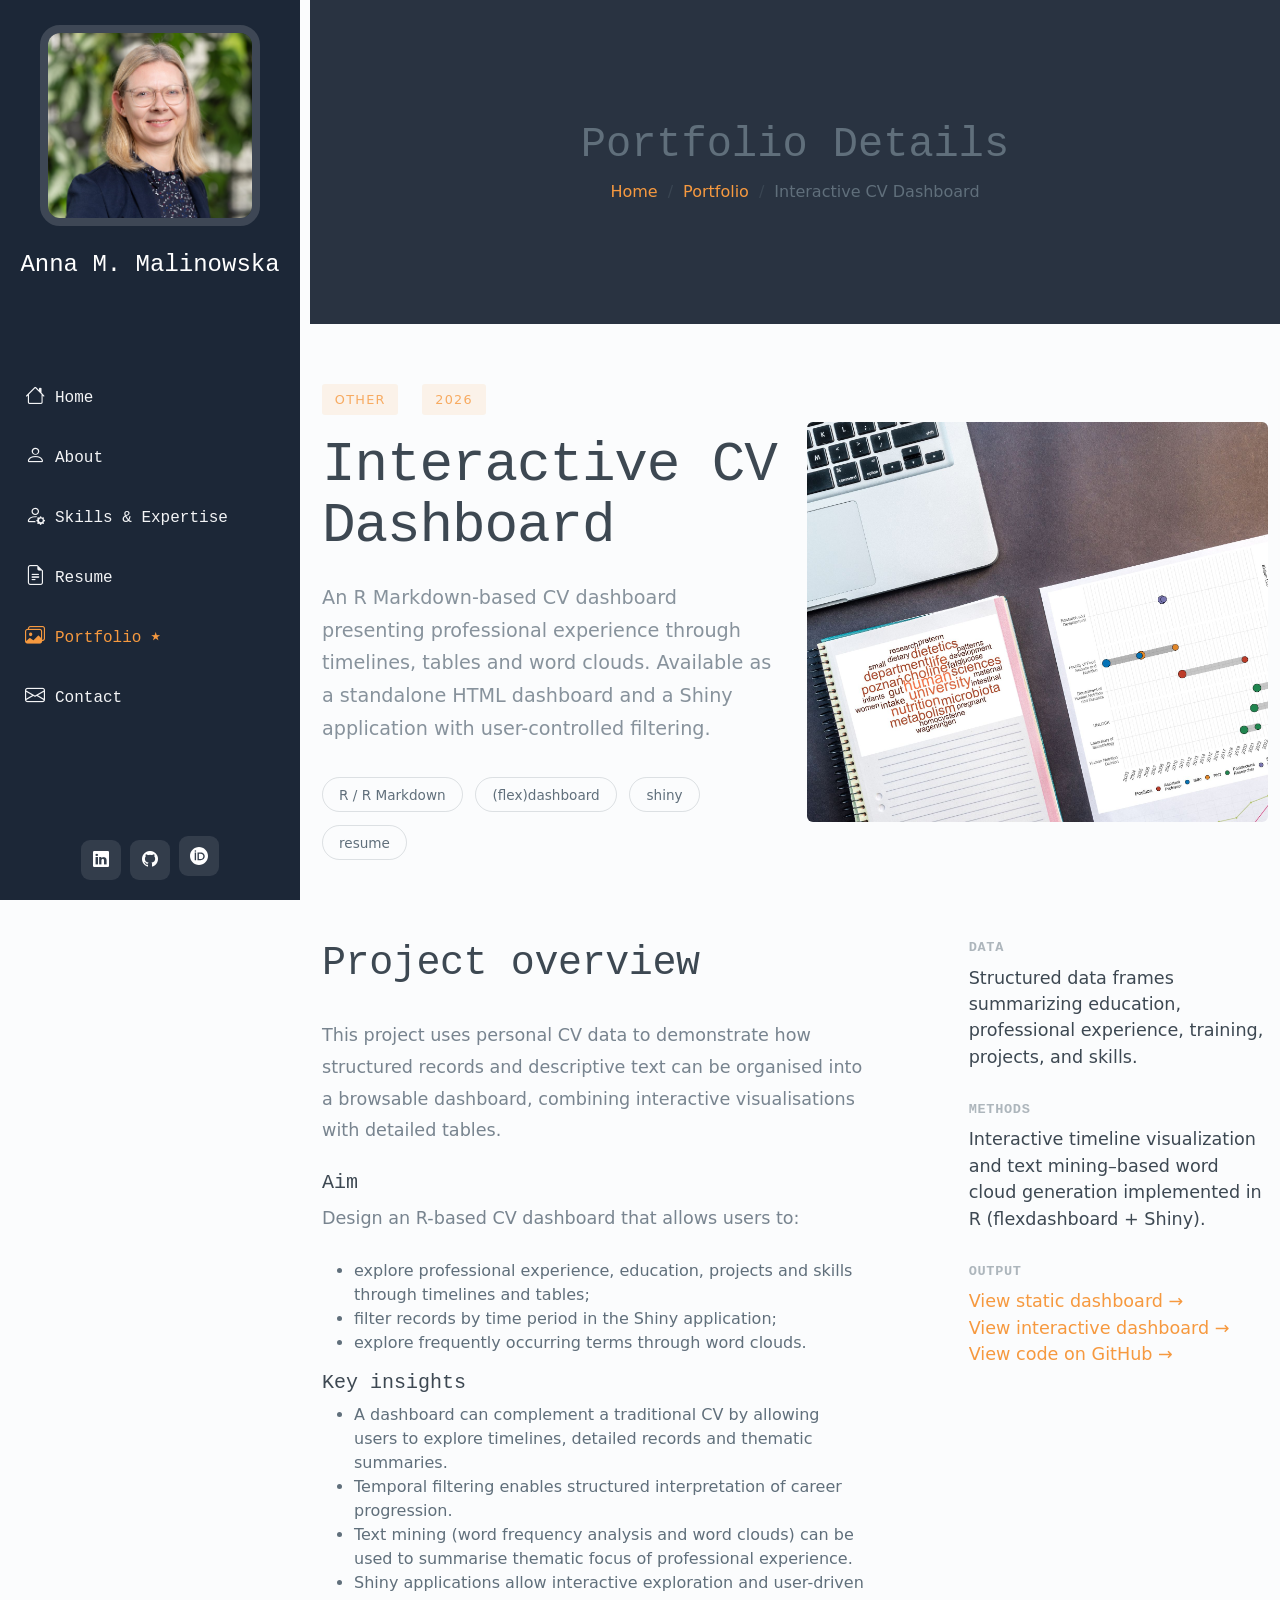
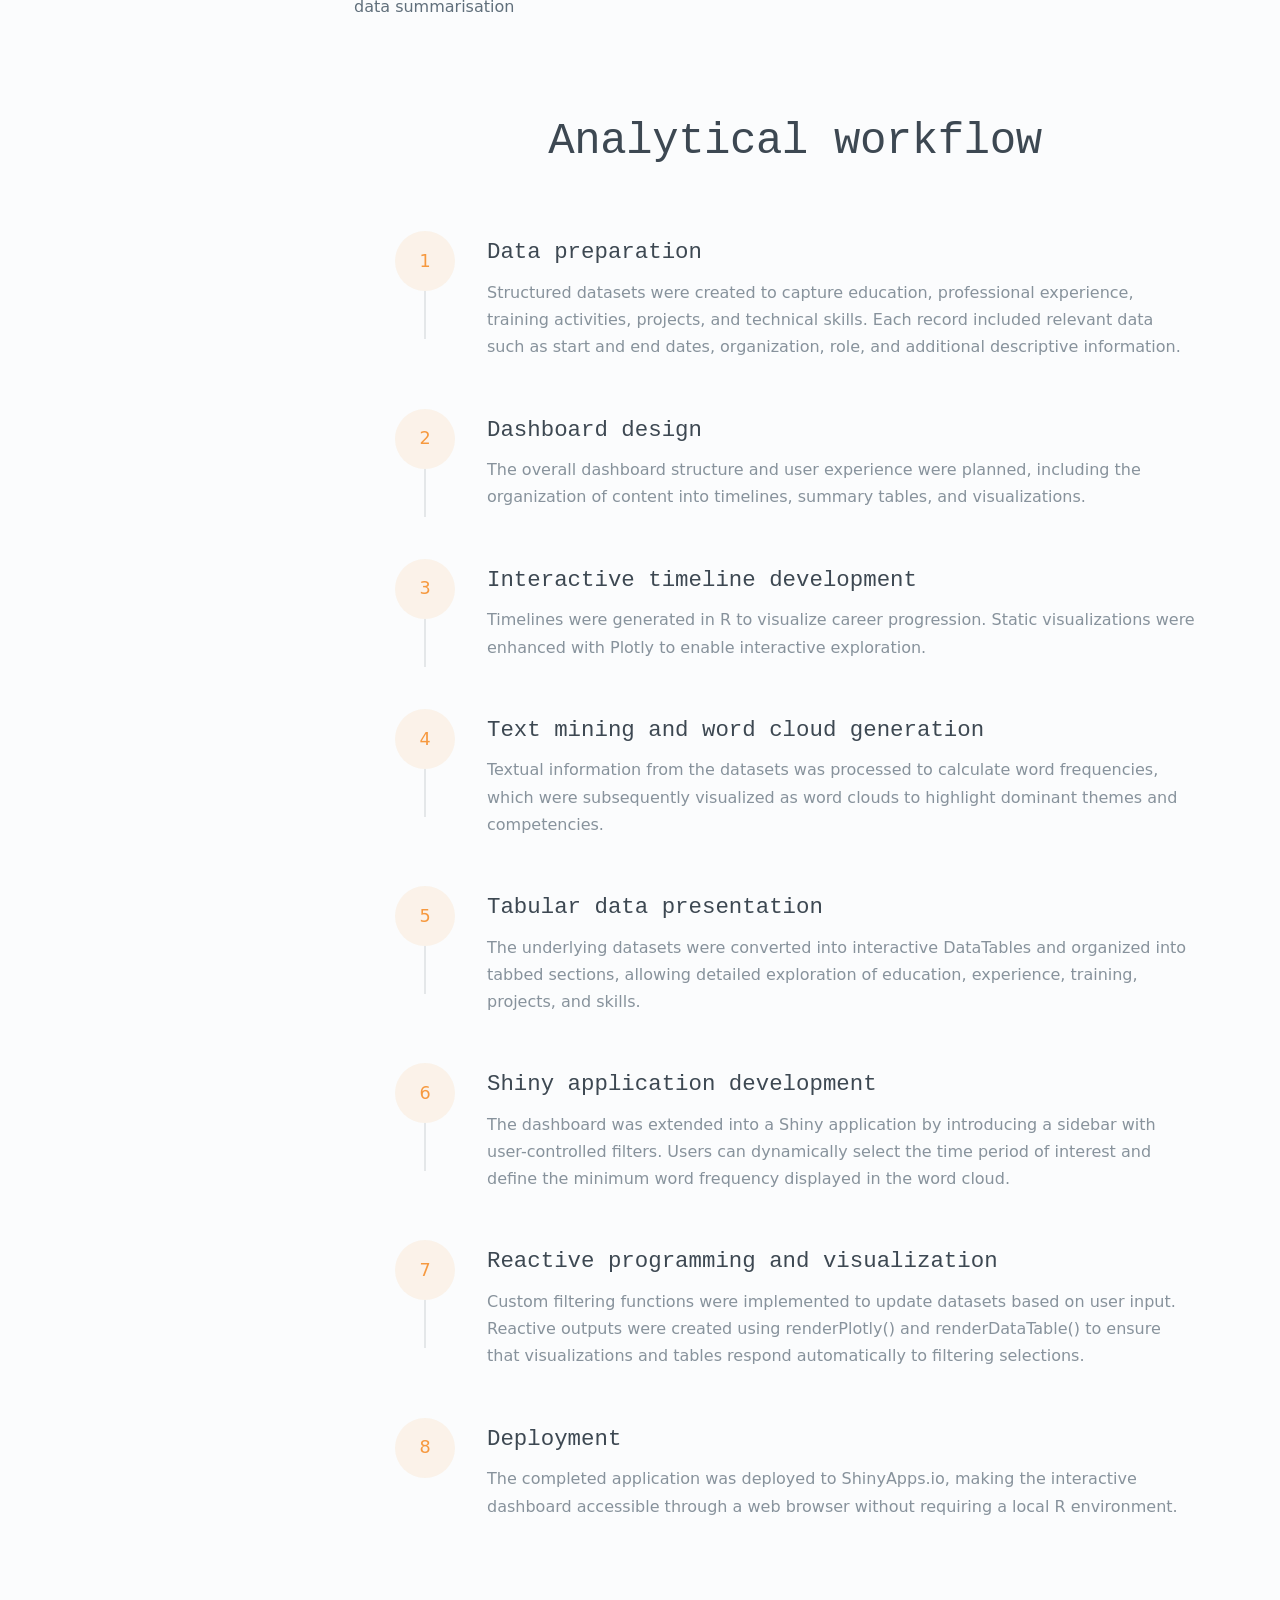
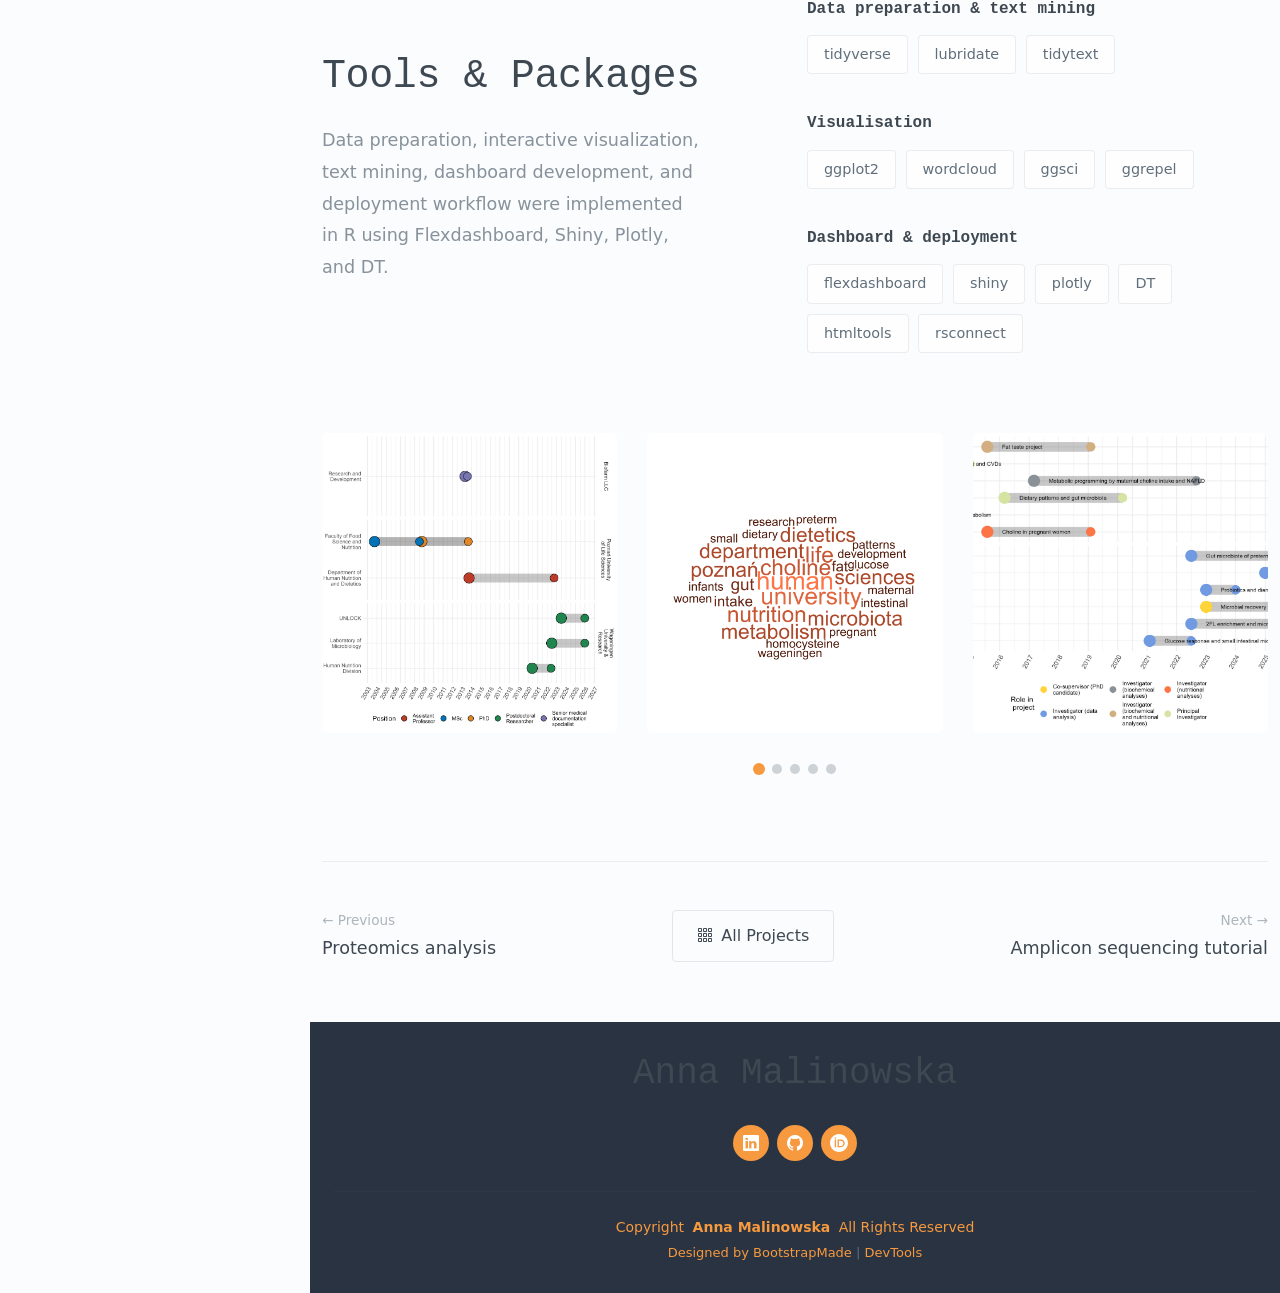
<file: portfolio-details-dashboard_resume.html>
<!DOCTYPE html>
<html lang="en">

<head>
  <meta charset="utf-8">
  <meta content="width=device-width, initial-scale=1.0" name="viewport">
  <title>Anna M. Malinowska | Multi-omics Data Analysis | Biostatistics | Human Health</title>
  <meta name="description" content="Portfolio showcasing projects in biostatistics, multi-omics, bioinformatics, microbiome research, proteomics, nutrition, and health data analysis.">
  <meta name="keywords" content="biostatistics, bioinformatics, multi-omics, microbiome, proteomics, R, data science, nutrition">

<script type="text/javascript">
    (function(c,l,a,r,i,t,y){
        c[a]=c[a]||function(){(c[a].q=c[a].q||[]).push(arguments)};
        t=l.createElement(r);t.async=1;t.src="https://www.clarity.ms/tag/"+i;
        y=l.getElementsByTagName(r)[0];y.parentNode.insertBefore(t,y);
    })(window, document, "clarity", "script", "xc0cct4hio");
</script>

<!-- Google tag (gtag.js) -->
<script async src="https://www.googletagmanager.com/gtag/js?id=G-P7SW9FKRE1"></script>
<script>
  window.dataLayer = window.dataLayer || [];
  function gtag(){dataLayer.push(arguments);}
  gtag('js', new Date());

  gtag('config', 'G-P7SW9FKRE1');
</script>

  <!-- Favicons -->
  <link href="assets/img/favicon.png" rel="icon">
  <link href="assets/img/apple-touch-icon.png" rel="apple-touch-icon">

  <!-- Fonts -->
  <link href="https://fonts.googleapis.com" rel="preconnect">
  <link href="https://fonts.gstatic.com" rel="preconnect" crossorigin>
  <link href="https://fonts.googleapis.com/css2?family=Roboto:ital,wght@0,100;0,300;0,400;0,500;0,700;0,900;1,100;1,300;1,400;1,500;1,700;1,900&family=Raleway:ital,wght@0,100;0,200;0,300;0,400;0,500;0,600;0,700;0,800;0,900;1,100;1,200;1,300;1,400;1,500;1,600;1,700;1,800;1,900&family=Ubuntu:ital,wght@0,300;0,400;0,500;0,700;1,300;1,400;1,500;1,700&display=swap" rel="stylesheet">

  <!-- Vendor CSS Files -->
  <link href="assets/vendor/bootstrap/css/bootstrap.min.css" rel="stylesheet">
  <link href="assets/vendor/bootstrap-icons/bootstrap-icons.css" rel="stylesheet">
  <link href="assets/vendor/aos/aos.css" rel="stylesheet">
  <link href="assets/vendor/glightbox/css/glightbox.min.css" rel="stylesheet">
  <link href="assets/vendor/swiper/swiper-bundle.min.css" rel="stylesheet">

  <!-- Main CSS File -->
  <link href="assets/css/main.css" rel="stylesheet">

  <!-- =======================================================
  * Template Name: MyPage
  * Template URL: https://bootstrapmade.com/mypage-bootstrap-personal-template/
  * Updated: Sep 20 2025 with Bootstrap v5.3.8
  * Author: BootstrapMade.com
  * License: https://bootstrapmade.com/license/
  ======================================================== -->
</head>

<body class="portfolio-details-page">

  <header id="header" class="header dark-background d-flex flex-column justify-content-between">
    <i class="header-toggle d-xl-none bi bi-list"></i>

    <div class="header-top">
      <div class="profile-img">
        <img src="assets/img/profile/A.Malinowska_cropped.jpg" alt="" class="img-fluid">
      </div>

      <a href="index.html" class="logo d-flex align-items-center justify-content-center">
        <!-- Uncomment the line below if you also wish to use an image logo -->
        <!-- <img src="assets/img/logo.webp" alt=""> -->
        <h1 class="sitename">Anna M. Malinowska</h1>
      </a>

    </div>

    <nav id="navmenu" class="navmenu">
      <ul>
        <li><a href="index.html"><i class="bi bi-house navicon"></i>Home</a></li>
        <li><a href="index.html#about"><i class="bi bi-person navicon"></i> About</a></li>
        <li><a href="index.html#skills"><i class="bi bi-person-gear navicon"></i> Skills & Expertise</a></li>
        <li><a href="index.html#resume"><i class="bi bi-file-earmark-text navicon"></i> Resume</a></li>
        <li><a href="index.html#portfolio" class="active"><i class="bi bi-images navicon"></i><span>Portfolio</span>
          <span class="menu-badge">★</span>
          </a>
        </li>
        <li><a href="index.html#contact"><i class="bi bi-envelope navicon"></i> Contact</a></li>
      </ul>
    </nav>

    <div class="social-links text-center">
      <a href="https://www.linkedin.com/in/anna-m-malinowska/" target="_blank" rel="noopener noreferrer" class="linkedin"><i class="bi bi-linkedin"></i></a>
      <a href="https://github.com/Anna-Mal/Portfolio" class="github" target="_blank" rel="noopener noreferrer"><i class="bi bi-github"></i></a>
      <a href="https://orcid.org/0000-0002-7402-1328" class="orcid" target="_blank">
    <img src="assets/img/ORCID-iD_icon_reversed_vector.svg" alt="ORCID" style="width:18px;height:18px;" target="_blank" rel="noopener noreferrer">
  </a>
    </div>
  </header>

  <main class="main">

    <!-- Page Title -->
    <div class="page-title light-background">
      <div class="container">
        <h1>Portfolio Details</h1>
        <nav class="breadcrumbs">
          <ol>
            <li><a href="index.html">Home</a></li>
            <li><a href="index.html#portfolio">Portfolio</a></li>
            <li class="current">Interactive CV Dashboard</li>
          </ol>
        </nav>
      </div>
    </div><!-- End Page Title -->

    <!-- Portfolio Details Section -->
    <section id="portfolio-details" class="portfolio-details section">

      <div class="container" data-aos="fade-up" data-aos-delay="100">

        <div class="hero-section">
          <div class="row align-items-center">
            <div class="col-lg-6" data-aos="fade-right">
              <div class="project-header">
                <div class="project-meta">
                  <span class="category">Other</span>
                  <span class="year">2026</span>
                </div>
                <h1 class="project-title">Interactive CV Dashboard</h1>
                <p class="project-summary">An R Markdown-based CV dashboard presenting professional experience through timelines, tables and word clouds. Available as a standalone HTML dashboard and a Shiny application with user-controlled filtering.</p>
                <div class="project-tags">
                  <span class="tag">R / R Markdown</span>
                  <span class="tag">(flex)dashboard</span>
                  <span class="tag">shiny</span>
                  <span class="tag">resume</span>
                </div>
              </div>
            </div>
            <div class="col-lg-6" data-aos="fade-left" data-aos-delay="200">
              <div class="hero-image">
                <img src="assets/img/portfolio/Resume/resume_plot.jpg" alt="CV Dashboard" class="img-fluid" loading="lazy">
              </div>
            </div>
          </div>
        </div>

        <div class="content-section">
          <div class="row">
            <div class="col-lg-7" data-aos="fade-up" data-aos-delay="100">
              <div class="main-content">
                <h2>Project overview</h2>
                    <p>This project uses personal CV data to demonstrate how structured records and descriptive text can be organised into a browsable dashboard, combining interactive visualisations with detailed tables.</p>
                    <h5>Aim</h5>
                      <p>Design an R-based CV dashboard that allows users to:</p>
                    <ul>
                      <li>explore professional experience, education, projects and skills through timelines and tables;</li>
                      <li>filter records by time period in the Shiny application;</li>
                      <li>explore frequently occurring terms through word clouds.</li>
                    </ul>
                      <div class="overview-item highlight">
                    <h5>Key insights</h5>
                    <ul>
                      <li>A dashboard can complement a traditional CV by allowing users to explore timelines, detailed records and thematic summaries.</li>
                      <li>Temporal filtering enables structured interpretation of career progression.</li>
                      <li>Text mining (word frequency analysis and word clouds) can be used to summarise thematic focus of professional experience.</li>
                      <li>Shiny applications allow interactive exploration and user-driven data summarisation</li>
                    </ul>
                </div>
              </div>
            </div>
            <div class="col-lg-4 offset-lg-1" data-aos="fade-up" data-aos-delay="200">
              <div class="project-specs">
                <div class="spec-item">
                  <h5>Data</h5>
                  <p>Structured data frames summarizing education, professional experience, training, projects, and skills.</p>
                </div>
                <div class="spec-item">
                  <h5>Methods</h5>
                  <p>Interactive timeline visualization and text mining–based word cloud generation implemented in R (flexdashboard + Shiny).</p>
                </div>
                <div class="spec-item">
                  <h5>Output</h5>
                  <p>
                  <a href="https://anna-mal.github.io/Resume/Resume_Timeline.html#timelines-wordclouds" target="_blank">
                      View static dashboard →
                  </a><br>
                  <a href="https://g6q0jb-anna-malinowska.shinyapps.io/Resume_Timeline_shiny/" target="_blank">
                      View interactive dashboard →
                  </a><br>
                  <a href="https://github.com/Anna-Mal/Resume" target="_blank">
                      View code on GitHub →
                  </a>
                </div>

              </div>
            </div>
          </div>
        </div>

        <div class="process-timeline" data-aos="fade-up" data-aos-delay="100">
          <div class="timeline-header">
            <h2>Analytical workflow</h2>
          </div>
          <div class="timeline-steps">
            <div class="timeline-item" data-aos="fade-up" data-aos-delay="150">
              <div class="step-marker">
                <span class="step-number">1</span>
              </div>
              <div class="step-content">
                <h4>Data preparation</h4>
                <p>Structured datasets were created to capture education, professional experience, training activities, projects, and technical skills. Each record included relevant data such as start and end dates, organization, role, and additional descriptive information.</p>
              </div>
            </div>
            <div class="timeline-item" data-aos="fade-up" data-aos-delay="200">
              <div class="step-marker">
                <span class="step-number">2</span>
              </div>
              <div class="step-content">
                <h4>Dashboard design</h4>
                <p>The overall dashboard structure and user experience were planned, including the organization of content into timelines, summary tables, and visualizations.</p>
              </div>
            </div>
            <div class="timeline-item" data-aos="fade-up" data-aos-delay="250">
              <div class="step-marker">
                <span class="step-number">3</span>
              </div>
              <div class="step-content">
                <h4>Interactive timeline development</h4>
                <p>Timelines were generated in R to visualize career progression. Static visualizations were enhanced with Plotly to enable interactive exploration.</p>
              </div>
            </div>
            <div class="timeline-item" data-aos="fade-up" data-aos-delay="300">
              <div class="step-marker">
                <span class="step-number">4</span>
              </div>
              <div class="step-content">
                <h4>Text mining and word cloud generation</h4>
                <p>Textual information from the datasets was processed to calculate word frequencies, which were subsequently visualized as word clouds to highlight dominant themes and competencies.</p>
              </div>
            </div>
            <div class="timeline-item" data-aos="fade-up" data-aos-delay="350">
              <div class="step-marker">
                <span class="step-number">5</span>
              </div>
              <div class="step-content">
                <h4>Tabular data presentation</h4>
                <p>The underlying datasets were converted into interactive DataTables and organized into tabbed sections, allowing detailed exploration of education, experience, training, projects, and skills.</p>
              </div>
            </div>
            <div class="timeline-item" data-aos="fade-up" data-aos-delay="400">
              <div class="step-marker">
                <span class="step-number">6</span>
              </div>
              <div class="step-content">
                <h4>Shiny application development</h4>
                <p>The dashboard was extended into a Shiny application by introducing a sidebar with user-controlled filters. Users can dynamically select the time period of interest and define the minimum word frequency displayed in the word cloud.</p>
              </div>
            </div>
            <div class="timeline-item" data-aos="fade-up" data-aos-delay="450">
              <div class="step-marker">
                <span class="step-number">7</span>
              </div>
              <div class="step-content">
                <h4>Reactive programming and visualization</h4>
                <p>Custom filtering functions were implemented to update datasets based on user input. Reactive outputs were created using renderPlotly() and renderDataTable() to ensure that visualizations and tables respond automatically to filtering selections.</p>
              </div>
            </div>
            <div class="timeline-item" data-aos="fade-up" data-aos-delay="500">
              <div class="step-marker">
                <span class="step-number">8</span>
              </div>
              <div class="step-content">
                <h4>Deployment</h4>
                <p>The completed application was deployed to ShinyApps.io, making the interactive dashboard accessible through a web browser without requiring a local R environment.</p>
              </div>
            </div>


          </div>
        </div>

        <div class="tools-section" data-aos="fade-up" data-aos-delay="100">
          <div class="row align-items-center">
            <div class="col-lg-5">
              <h2>Tools &amp; Packages</h2>
              <p>Data preparation, interactive visualization, text mining, dashboard development, and deployment workflow were implemented in R using Flexdashboard, Shiny, Plotly, and DT.</p>
            </div>
            <div class="col-lg-6 offset-lg-1">
              <div class="tools-grid">
                <div class="tool-category" data-aos="fade-up" data-aos-delay="150">
                  <h5>Data preparation & text mining</h5>
                  <div class="tool-list">
                    <span class="tool-item">tidyverse</span>
                    <span class="tool-item">lubridate</span>
                    <span class="tool-item">tidytext</span>
                  </div>
                </div>
                <div class="tool-category" data-aos="fade-up" data-aos-delay="200">
                  <h5>Visualisation</h5>
                  <div class="tool-list">
                    <span class="tool-item">ggplot2</span>
                    <span class="tool-item">wordcloud</span>
                    <span class="tool-item">ggsci</span>
                    <span class="tool-item">ggrepel</span>
                  </div>
                </div>
                <div class="tool-category" data-aos="fade-up" data-aos-delay="250">
                  <h5>Dashboard & deployment</h5>
                  <div class="tool-list">
                    <span class="tool-item">flexdashboard</span>
                    <span class="tool-item">shiny</span>
                    <span class="tool-item">plotly</span>
                    <span class="tool-item">DT</span>
                    <span class="tool-item">htmltools</span>
                    <span class="tool-item">rsconnect</span>
                  </div>
                </div>
              </div>
            </div>
          </div>
        </div>


        <div class="additional-gallery" data-aos="fade-up" data-aos-delay="100">
          <div class="gallery-slider swiper init-swiper">
            <script type="application/json" class="swiper-config">
              {
                "loop": true,
                "speed": 600,
                "autoplay": {
                  "delay": 4000
                },
                "slidesPerView": 1,
                "spaceBetween": 30,
                "breakpoints": {
                  "768": {
                    "slidesPerView": 2
                  },
                  "1200": {
                    "slidesPerView": 3
                  }
                },
                "pagination": {
                  "el": ".swiper-pagination",
                  "type": "bullets",
                  "clickable": true
                }
              }
            </script>
            <div class="swiper-wrapper">
              <div class="swiper-slide">
                <img src="assets/img/portfolio/Resume/resume_timeline.jpg" alt="Professional experience timeline" class="img-fluid glightbox" loading="lazy">
              </div>
              <div class="swiper-slide">
                <img src="assets/img/portfolio/Resume/resume_wordcloud.jpg" alt="CV word cloud" class="img-fluid glightbox" loading="lazy">
              </div>
              <div class="swiper-slide">
                <img src="assets/img/portfolio/Resume/projects_timeline.jpg" alt="Projects timeline" class="img-fluid glightbox" loading="lazy">
              </div>
              <div class="swiper-slide">
                <img src="assets/img/portfolio/Resume/projects_wordcloud.jpg" alt="Projects word cloud" class="img-fluid glightbox" loading="lazy">
              </div>
              <div class="swiper-slide">
                <img src="assets/img/portfolio/Resume/skills_timeline.jpg" alt="Skills timeline" class="img-fluid glightbox" loading="lazy">
              </div>
            </div>
            <div class="swiper-pagination"></div>
          </div>
        </div>

        <div class="project-nav" data-aos="fade-up" data-aos-delay="100">
          <div class="nav-wrapper">
            <a href="portfolio-details-proteomics.html" class="nav-link prev-project">
              <div class="nav-content">
                <span class="nav-direction">← Previous</span>
                <span class="nav-title">Proteomics analysis</span>
              </div>
            </a>
            <a href="index.html#portfolio" class="nav-link all-projects">
              <i class="bi bi-grid-3x3-gap"></i>
              <span>All Projects</span>
            </a>
            <a href="portfolio-details-microbiome.html" class="nav-link next-project">
              <div class="nav-content">
                <span class="nav-direction">Next →</span>
                <span class="nav-title">Amplicon sequencing tutorial</span>
              </div>
            </a>
          </div>
        </div>

      </div>

    </section><!-- /Portfolio Details Section -->

  </main>

  <footer id="footer" class="footer light-background">
    <div class="container">
      <h3 class="sitename">Anna Malinowska</h3>
      <p></p>
      <div class="social-links d-flex justify-content-center">
        <a href="https://www.linkedin.com/in/anna-m-malinowska/" target="_blank" rel="noopener noreferrer" class="linkedin"><i class="bi bi-linkedin"></i></a>
        <a href="https://github.com/Anna-Mal/Portfolio" class="github" target="_blank" rel="noopener noreferrer"><i class="bi bi-github"></i></a>
        <a href="https://orcid.org/0000-0002-7402-1328" class="orcid" target="_blank">
    <img src="assets/img/ORCID-iD_icon_reversed_vector.svg" alt="ORCID" style="width:18px;height:18px;" target="_blank" rel="noopener noreferrer">
      </div>
      <div class="container">
        <div class="copyright">
          <span>Copyright</span> <strong class="px-1 sitename">Anna Malinowska</strong> <span>All Rights Reserved</span>
        </div>
        <div class="credits">
          <!-- All the links in the footer should remain intact. -->
          <!-- You can delete the links only if you've purchased the pro version. -->
          <!-- Licensing information: https://bootstrapmade.com/license/ -->
          <!-- Purchase the pro version with working PHP/AJAX contact form: [buy-url] -->
          Designed by <a href="https://bootstrapmade.com/">BootstrapMade</a> | <a href="https://bootstrapmade.com/tools/">DevTools</a>
        </div>
      </div>
    </div>
  </footer>

  <!-- Scroll Top -->
  <a href="#" id="scroll-top" class="scroll-top d-flex align-items-center justify-content-center"><i class="bi bi-arrow-up-short"></i></a>

  <!-- Preloader -->
  <div id="preloader"></div>

  <!-- Vendor JS Files -->
  <script src="assets/vendor/bootstrap/js/bootstrap.bundle.min.js"></script>
  <script src="assets/vendor/php-email-form/validate.js"></script>
  <script src="assets/vendor/aos/aos.js"></script>
  <script src="assets/vendor/purecounter/purecounter_vanilla.js"></script>
  <script src="assets/vendor/typed.js/typed.umd.js"></script>
  <script src="assets/vendor/waypoints/noframework.waypoints.js"></script>
  <script src="assets/vendor/imagesloaded/imagesloaded.pkgd.min.js"></script>
  <script src="assets/vendor/isotope-layout/isotope.pkgd.min.js"></script>
  <script src="assets/vendor/glightbox/js/glightbox.min.js"></script>
  <script src="assets/vendor/swiper/swiper-bundle.min.js"></script>

  <!-- Main JS File -->
  <script src="assets/js/main.js"></script>

</body>

</html>
</file>
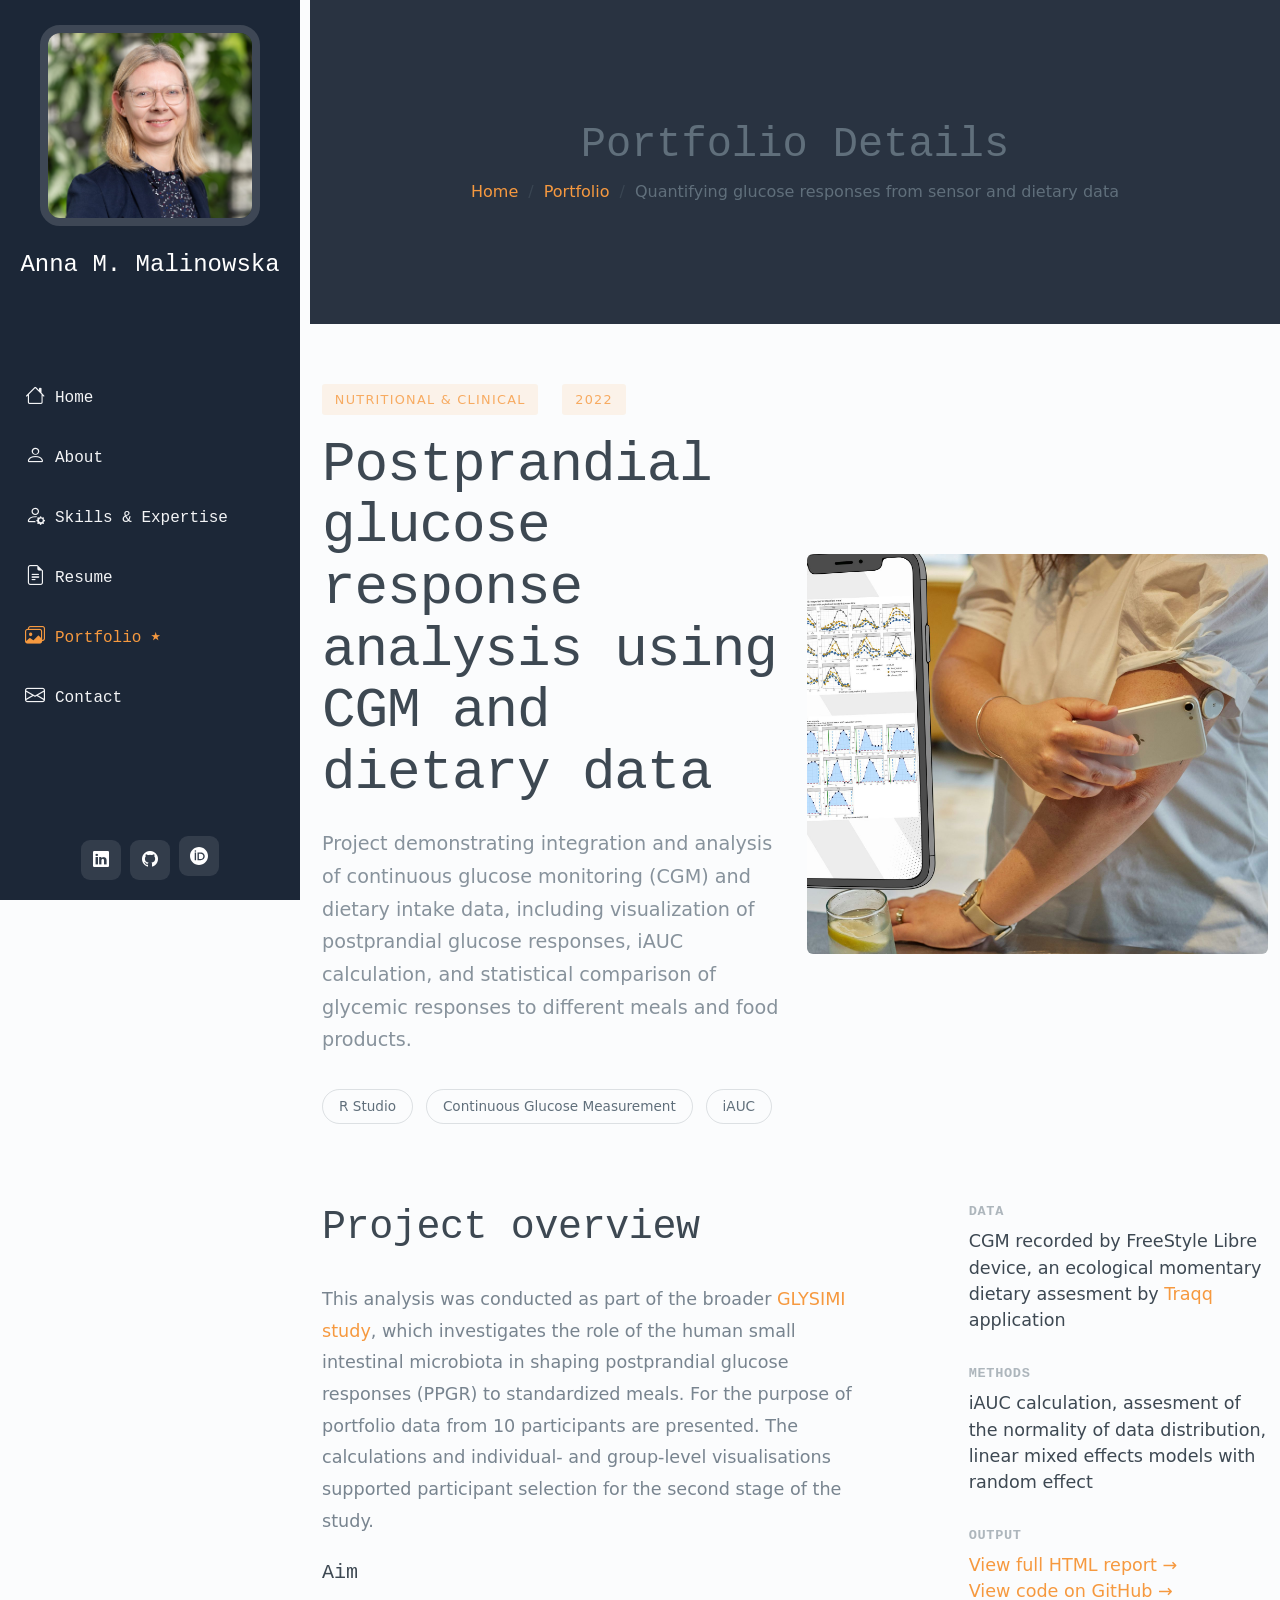
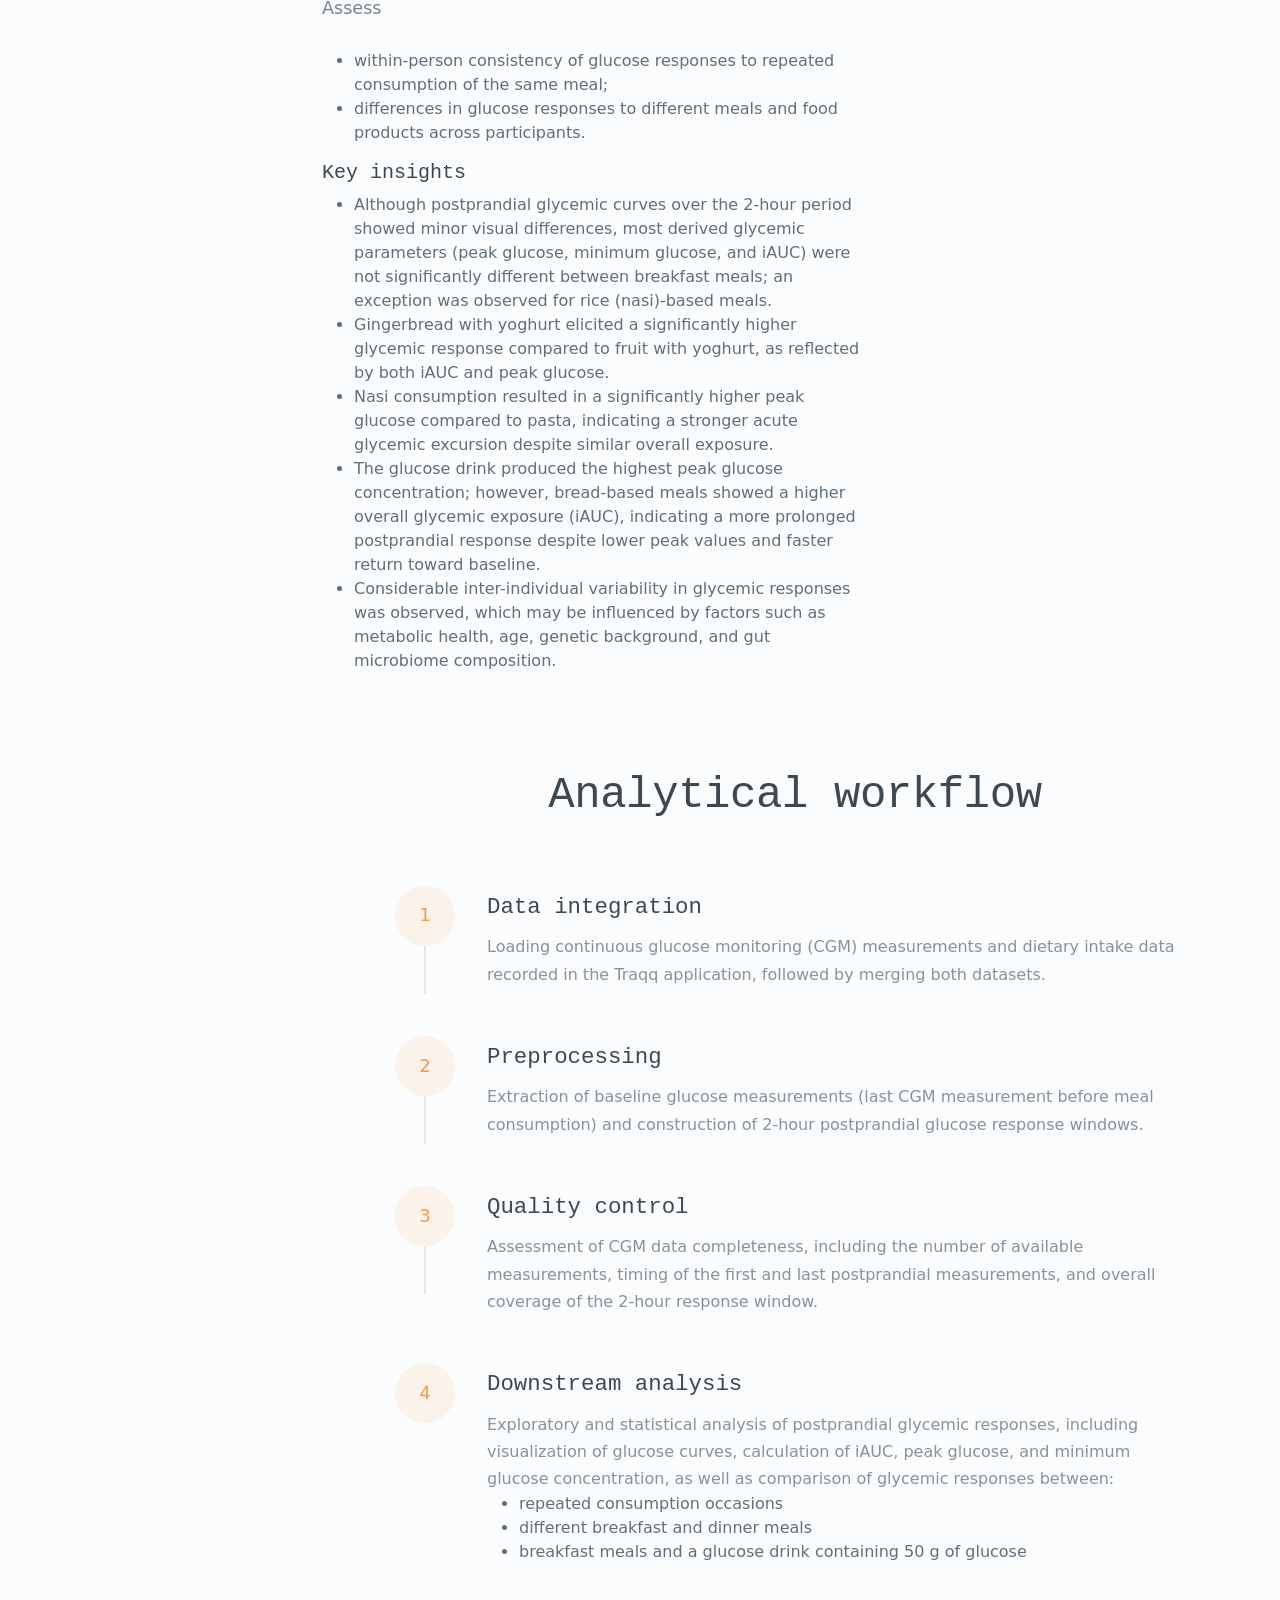
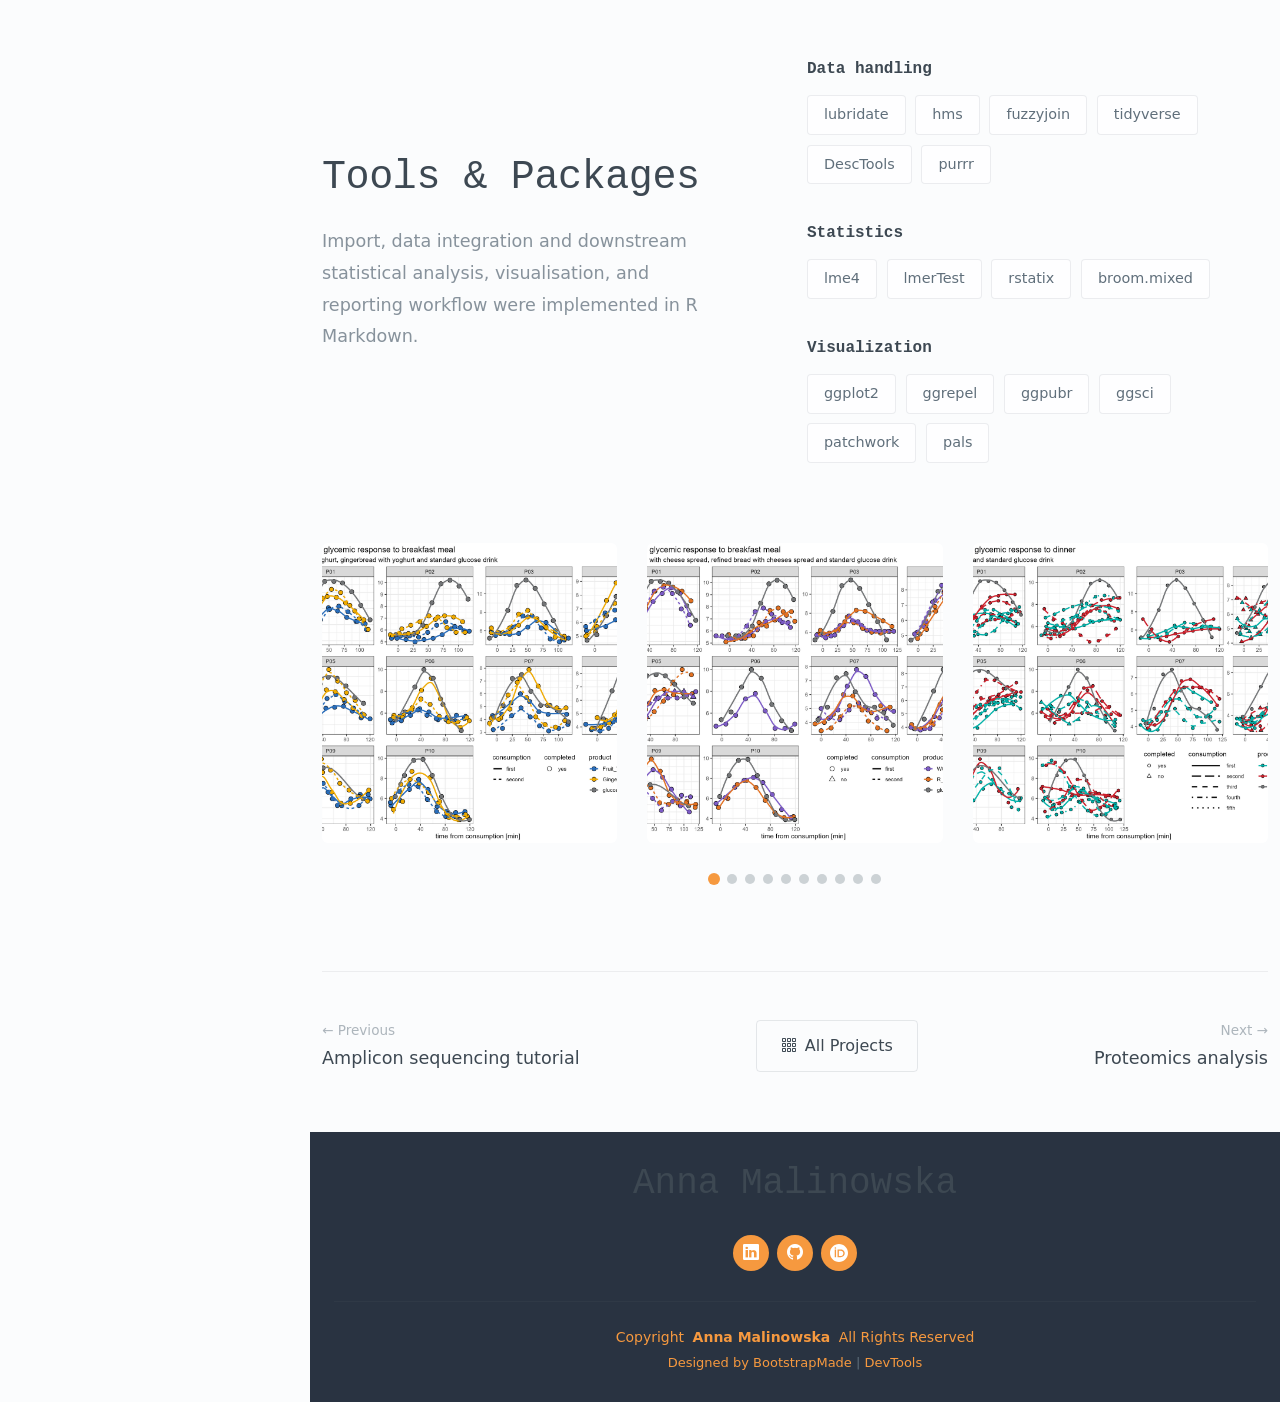
<file: portfolio-details-glucose.html>
<!DOCTYPE html>
<html lang="en">

<head>
  <meta charset="utf-8">
  <meta content="width=device-width, initial-scale=1.0" name="viewport">
  <title>Anna M. Malinowska | Multi-omics Data Analysis | Biostatistics | Human Health</title>
  <meta name="description" content="Portfolio showcasing projects in biostatistics, multi-omics, bioinformatics, microbiome research, proteomics, nutrition, and health data analysis.">
  <meta name="keywords" content="biostatistics, bioinformatics, multi-omics, microbiome, proteomics, R, data science, nutrition">

<script type="text/javascript">
    (function(c,l,a,r,i,t,y){
        c[a]=c[a]||function(){(c[a].q=c[a].q||[]).push(arguments)};
        t=l.createElement(r);t.async=1;t.src="https://www.clarity.ms/tag/"+i;
        y=l.getElementsByTagName(r)[0];y.parentNode.insertBefore(t,y);
    })(window, document, "clarity", "script", "xc0cct4hio");
</script>

<!-- Google tag (gtag.js) -->
<script async src="https://www.googletagmanager.com/gtag/js?id=G-P7SW9FKRE1"></script>
<script>
  window.dataLayer = window.dataLayer || [];
  function gtag(){dataLayer.push(arguments);}
  gtag('js', new Date());

  gtag('config', 'G-P7SW9FKRE1');
</script>

  <!-- Favicons -->
  <link href="assets/img/favicon.png" rel="icon">
  <link href="assets/img/apple-touch-icon.png" rel="apple-touch-icon">

  <!-- Fonts -->
  <link href="https://fonts.googleapis.com" rel="preconnect">
  <link href="https://fonts.gstatic.com" rel="preconnect" crossorigin>
  <link href="https://fonts.googleapis.com/css2?family=Roboto:ital,wght@0,100;0,300;0,400;0,500;0,700;0,900;1,100;1,300;1,400;1,500;1,700;1,900&family=Raleway:ital,wght@0,100;0,200;0,300;0,400;0,500;0,600;0,700;0,800;0,900;1,100;1,200;1,300;1,400;1,500;1,600;1,700;1,800;1,900&family=Ubuntu:ital,wght@0,300;0,400;0,500;0,700;1,300;1,400;1,500;1,700&display=swap" rel="stylesheet">

  <!-- Vendor CSS Files -->
  <link href="assets/vendor/bootstrap/css/bootstrap.min.css" rel="stylesheet">
  <link href="assets/vendor/bootstrap-icons/bootstrap-icons.css" rel="stylesheet">
  <link href="assets/vendor/aos/aos.css" rel="stylesheet">
  <link href="assets/vendor/glightbox/css/glightbox.min.css" rel="stylesheet">
  <link href="assets/vendor/swiper/swiper-bundle.min.css" rel="stylesheet">

  <!-- Main CSS File -->
  <link href="assets/css/main.css" rel="stylesheet">

  <!-- =======================================================
  * Template Name: MyPage
  * Template URL: https://bootstrapmade.com/mypage-bootstrap-personal-template/
  * Updated: Sep 20 2025 with Bootstrap v5.3.8
  * Author: BootstrapMade.com
  * License: https://bootstrapmade.com/license/
  ======================================================== -->
</head>

<body class="portfolio-details-page">

  <header id="header" class="header dark-background d-flex flex-column justify-content-between">
    <i class="header-toggle d-xl-none bi bi-list"></i>

    <div class="header-top">
      <div class="profile-img">
        <img src="assets/img/profile/A.Malinowska_cropped.jpg" alt="" class="img-fluid">
      </div>

      <a href="index.html" class="logo d-flex align-items-center justify-content-center">
        <!-- Uncomment the line below if you also wish to use an image logo -->
        <!-- <img src="assets/img/logo.webp" alt=""> -->
        <h1 class="sitename">Anna M. Malinowska</h1>
      </a>

    </div>

    <nav id="navmenu" class="navmenu">
      <ul>
        <li><a href="index.html"><i class="bi bi-house navicon"></i>Home</a></li>
        <li><a href="index.html#about"><i class="bi bi-person navicon"></i> About</a></li>
        <li><a href="index.html#skills"><i class="bi bi-person-gear navicon"></i> Skills & Expertise</a></li>
        <li><a href="index.html#resume"><i class="bi bi-file-earmark-text navicon"></i> Resume</a></li>
        <li><a href="index.html#portfolio" class="active"><i class="bi bi-images navicon"></i><span>Portfolio</span>
          <span class="menu-badge">★</span>
          </a>
        </li>
        <li><a href="index.html#contact"><i class="bi bi-envelope navicon"></i> Contact</a></li>
      </ul>
    </nav>

    <div class="social-links text-center">
      <a href="https://www.linkedin.com/in/anna-m-malinowska/" target="_blank" rel="noopener noreferrer" class="linkedin"><i class="bi bi-linkedin"></i></a>
      <a href="https://github.com/Anna-Mal/Portfolio" class="github" target="_blank" rel="noopener noreferrer"><i class="bi bi-github"></i></a>
      <a href="https://orcid.org/0000-0002-7402-1328" class="orcid" target="_blank">
    <img src="assets/img/ORCID-iD_icon_reversed_vector.svg" alt="ORCID" style="width:18px;height:18px;" target="_blank" rel="noopener noreferrer">
  </a>
    </div>
  </header>

  <main class="main">

    <!-- Page Title -->
    <div class="page-title light-background">
      <div class="container">
        <h1>Portfolio Details</h1>
        <nav class="breadcrumbs">
          <ol>
            <li><a href="index.html">Home</a></li>
            <li><a href="index.html#portfolio">Portfolio</a></li>
            <li class="current">Quantifying glucose responses from sensor and dietary data</li>
          </ol>
        </nav>
      </div>
    </div><!-- End Page Title -->

    <!-- Portfolio Details Section -->
    <section id="portfolio-details" class="portfolio-details section">

      <div class="container" data-aos="fade-up" data-aos-delay="100">

        <div class="hero-section">
          <div class="row align-items-center">
            <div class="col-lg-6" data-aos="fade-right">
              <div class="project-header">
                <div class="project-meta">
                  <span class="category">Nutritional & Clinical</span>
                  <span class="year">2022</span>
                </div>
                <h1 class="project-title">Postprandial glucose response analysis using CGM and dietary data</h1>
                <p class="project-summary">Project demonstrating integration and analysis of continuous glucose monitoring (CGM) and dietary intake data, including visualization of postprandial glucose responses, iAUC calculation, and statistical comparison of glycemic responses to different meals and food products.</p>
                <div class="project-tags">
                  <span class="tag">R Studio</span>
                  <span class="tag">Continuous Glucose Measurement</span>
                  <span class="tag">iAUC</span>
                </div>
              </div>
            </div>
            <div class="col-lg-6" data-aos="fade-left" data-aos-delay="200">
              <div class="hero-image">
                <img src="assets/img/portfolio/CGM/glucose_monitoring_plot.jpg" alt="Glucose sensor scanning graph" class="img-fluid" loading="lazy">
              </div>
            </div>
          </div>
        </div>

        <div class="content-section">
          <div class="row">
            <div class="col-lg-7" data-aos="fade-up" data-aos-delay="100">
              <div class="main-content">
                <h2>Project overview</h2>
                    <p>This analysis was conducted as part of the broader <a href="https://clinicaltrials.gov/study/NCT05120661">GLYSIMI study</a>, which investigates the role of the human small intestinal microbiota in shaping postprandial glucose responses (PPGR) to standardized meals. For the purpose of portfolio data from 10 participants are presented. The calculations and individual- and group-level visualisations supported participant selection for the second stage of the study.</p>
                    <h5>Aim</h5>
                      <p>Assess</p>
                    <ul>
                      <li>within-person consistency of glucose responses to repeated consumption of the same meal;</li>
                      <li>differences in glucose responses to different meals and food products across participants.</li>
                    </ul>
                      <div class="overview-item highlight">
                    <h5>Key insights</h5>
                    <ul>
                      <li>Although postprandial glycemic curves over the 2-hour period showed minor visual differences, most derived glycemic parameters (peak glucose, minimum glucose, and iAUC) were not significantly different between breakfast meals; an exception was observed for rice (nasi)-based meals.</li>
                      <li>Gingerbread with yoghurt elicited a significantly higher glycemic response compared to fruit with yoghurt, as reflected by both iAUC and peak glucose.</li>
                      <li>Nasi consumption resulted in a significantly higher peak glucose compared to pasta, indicating a stronger acute glycemic excursion despite similar overall exposure.</li>
                      <li>The glucose drink produced the highest peak glucose concentration; however, bread-based meals showed a higher overall glycemic exposure (iAUC), indicating a more prolonged postprandial response despite lower peak values and faster return toward baseline.</li>
                      <li>Considerable inter-individual variability in glycemic responses was observed, which may be influenced by factors such as metabolic health, age, genetic background, and gut microbiome composition.</li>
                    </ul>
                </div>
              </div>
            </div>
            <div class="col-lg-4 offset-lg-1" data-aos="fade-up" data-aos-delay="200">
              <div class="project-specs">
                <div class="spec-item">
                  <h5>Data</h5>
                  <p>CGM recorded by FreeStyle Libre device, an ecological momentary dietary assesment by <a href="https://traqq.nl/">Traqq</a> application</p>
                </div>
                <div class="spec-item">
                  <h5>Methods</h5>
                  <p>iAUC calculation, assesment of the normality of data distribution, linear mixed effects models with random effect</p>
                </div>
                <div class="spec-item">
                  <h5>Output</h5>
                  <p>
                  <a href="https://anna-mal.github.io/CGM_data/Postprandial_GM.html" target="_blank">
                      View full HTML report →
                  </a><br>
                  <a href="https://github.com/Anna-Mal/CGM_data" target="_blank">
                      View code on GitHub →
                  </a>
                </div>

              </div>
            </div>
          </div>
        </div>

        <div class="process-timeline" data-aos="fade-up" data-aos-delay="100">
          <div class="timeline-header">
            <h2>Analytical workflow</h2>
          </div>
          <div class="timeline-steps">
            <div class="timeline-item" data-aos="fade-up" data-aos-delay="150">
              <div class="step-marker">
                <span class="step-number">1</span>
              </div>
              <div class="step-content">
                <h4>Data integration</h4>
                <p>Loading continuous glucose monitoring (CGM) measurements and dietary intake data recorded in the Traqq application, followed by merging both datasets.</p>
              </div>
            </div>
            <div class="timeline-item" data-aos="fade-up" data-aos-delay="200">
              <div class="step-marker">
                <span class="step-number">2</span>
              </div>
              <div class="step-content">
                <h4>Preprocessing</h4>
                <p>Extraction of baseline glucose measurements (last CGM measurement before meal consumption) and construction of 2-hour postprandial glucose response windows.</p>
              </div>
            </div>
            <div class="timeline-item" data-aos="fade-up" data-aos-delay="250">
              <div class="step-marker">
                <span class="step-number">3</span>
              </div>
              <div class="step-content">
                <h4>Quality control</h4>
                <p>Assessment of CGM data completeness, including the number of available measurements, timing of the first and last postprandial measurements, and overall coverage of the 2-hour response window.</p>
              </div>
            </div>
            <div class="timeline-item" data-aos="fade-up" data-aos-delay="300">
              <div class="step-marker">
                <span class="step-number">4</span>
              </div>
              <div class="step-content">
                <h4>Downstream analysis</h4>
                <p>Exploratory and statistical analysis of postprandial glycemic responses, including visualization of glucose curves, calculation of iAUC, peak glucose, and minimum glucose concentration, as well as comparison of glycemic responses between:</p>
                <ul>
                  <li>repeated consumption occasions</li>
                  <li>different breakfast and dinner meals</li>
                  <li>breakfast meals and a glucose drink containing 50 g of glucose</li>
                </ul>
              </div>
            </div>
          </div>
        </div>

        <div class="tools-section" data-aos="fade-up" data-aos-delay="100">
          <div class="row align-items-center">
            <div class="col-lg-5">
              <h2>Tools &amp; Packages</h2>
              <p>Import, data integration and downstream statistical analysis, visualisation, and reporting workflow were implemented in R Markdown.</p>
            </div>
            <div class="col-lg-6 offset-lg-1">
              <div class="tools-grid">
                <div class="tool-category" data-aos="fade-up" data-aos-delay="150">
                  <h5>Data handling</h5>
                  <div class="tool-list">
                    <span class="tool-item">lubridate</span>
                    <span class="tool-item">hms</span>
                    <span class="tool-item">fuzzyjoin</span>
                    <span class="tool-item">tidyverse</span>
                    <span class="tool-item">DescTools</span>
                    <span class="tool-item">purrr</span>
                  </div>
                </div>
                <div class="tool-category" data-aos="fade-up" data-aos-delay="200">
                  <h5>Statistics</h5>
                  <div class="tool-list">
                    <span class="tool-item">lme4</span>
                    <span class="tool-item">lmerTest</span>
                    <span class="tool-item">rstatix</span>
                    <span class="tool-item">broom.mixed</span>
                  </div>
                </div>
                <div class="tool-category" data-aos="fade-up" data-aos-delay="250">
                  <h5>Visualization</h5>
                  <div class="tool-list">
                    <span class="tool-item">ggplot2</span>
                    <span class="tool-item">ggrepel</span>
                    <span class="tool-item">ggpubr</span>
                    <span class="tool-item">ggsci</span>
                    <span class="tool-item">patchwork</span>
                    <span class="tool-item">pals</span>
                  </div>
                </div>
              </div>
            </div>
          </div>
        </div>


        <div class="additional-gallery" data-aos="fade-up" data-aos-delay="100">
          <div class="gallery-slider swiper init-swiper">
            <script type="application/json" class="swiper-config">
              {
                "loop": true,
                "speed": 600,
                "autoplay": {
                  "delay": 4000
                },
                "slidesPerView": 1,
                "spaceBetween": 30,
                "breakpoints": {
                  "768": {
                    "slidesPerView": 2
                  },
                  "1200": {
                    "slidesPerView": 3
                  }
                },
                "pagination": {
                  "el": ".swiper-pagination",
                  "type": "bullets",
                  "clickable": true
                }
              }
            </script>
            <div class="swiper-wrapper">
              <div class="swiper-slide">
                <img src="assets/img/portfolio/CGM/glycemic_response_yoghurt.jpg" alt="CGM analysis and visualisation" class="img-fluid glightbox" loading="lazy">
              </div>
              <div class="swiper-slide">
                <img src="assets/img/portfolio/CGM/glycemic_response_bread.jpg" alt="CGM analysis and visualisation" class="img-fluid glightbox" loading="lazy">
              </div>
              <div class="swiper-slide">
                <img src="assets/img/portfolio/CGM/glycemic_response_dinner.jpg" alt="CGM analysis and visualisation" class="img-fluid glightbox" loading="lazy">
              </div>
              <div class="swiper-slide">
                <img src="assets/img/portfolio/CGM/iAUC_calculation.jpg" alt="CGM analysis and visualisation" class="img-fluid glightbox" loading="lazy">
              </div>
              <div class="swiper-slide">
                <img src="assets/img/portfolio/CGM/qc.jpg" alt="CGM analysis and visualisation" class="img-fluid glightbox" loading="lazy">
              </div>
              <div class="swiper-slide">
                <img src="assets/img/portfolio/CGM/histograms.jpg" alt="CGM analysis and visualisation" class="img-fluid glightbox" loading="lazy">
              </div>
              <div class="swiper-slide">
                <img src="assets/img/portfolio/CGM/qq_plots.jpg" alt="CGM analysis and visualisation" class="img-fluid glightbox" loading="lazy">
              </div>
              <div class="swiper-slide">
                <img src="assets/img/portfolio/CGM/response_comparisons_between_meals.jpg" alt="CGM analysis and visualisation" class="img-fluid glightbox" loading="lazy">
              </div>
              <div class="swiper-slide">
                <img src="assets/img/portfolio/CGM/consumption_comparison_dinner.jpg" alt="CGM analysis and visualisation" class="img-fluid glightbox" loading="lazy">
              </div>
              <div class="swiper-slide">
                <img src="assets/img/portfolio/CGM/meal_comparison_to_OGTT.jpg" alt="CGM analysis and visualisation" class="img-fluid glightbox" loading="lazy">
              </div>
            </div>
            <div class="swiper-pagination"></div>
          </div>
        </div>

        <div class="project-nav" data-aos="fade-up" data-aos-delay="100">
          <div class="nav-wrapper">
            <a href="portfolio-details-microbiome.html" class="nav-link prev-project">
              <div class="nav-content">
                <span class="nav-direction">← Previous</span>
                <span class="nav-title">Amplicon sequencing tutorial</span>
              </div>
            </a>
            <a href="index.html#portfolio" class="nav-link all-projects">
              <i class="bi bi-grid-3x3-gap"></i>
              <span>All Projects</span>
            </a>
            <a href="portfolio-details-proteomics.html" class="nav-link next-project">
              <div class="nav-content">
                <span class="nav-direction">Next →</span>
                <span class="nav-title">Proteomics analysis</span>
              </div>
            </a>
          </div>
        </div>

      </div>

    </section><!-- /Portfolio Details Section -->

  </main>

  <footer id="footer" class="footer light-background">
    <div class="container">
      <h3 class="sitename">Anna Malinowska</h3>
      <p></p>
      <div class="social-links d-flex justify-content-center">
        <a href="https://www.linkedin.com/in/anna-m-malinowska/" target="_blank" rel="noopener noreferrer" class="linkedin"><i class="bi bi-linkedin"></i></a>
        <a href="https://github.com/Anna-Mal/Portfolio" class="github" target="_blank" rel="noopener noreferrer"><i class="bi bi-github"></i></a>
        <a href="https://orcid.org/0000-0002-7402-1328" class="orcid" target="_blank">
    <img src="assets/img/ORCID-iD_icon_reversed_vector.svg" alt="ORCID" style="width:18px;height:18px;" target="_blank" rel="noopener noreferrer">
      </div>
      <div class="container">
        <div class="copyright">
          <span>Copyright</span> <strong class="px-1 sitename">Anna Malinowska</strong> <span>All Rights Reserved</span>
        </div>
        <div class="credits">
          <!-- All the links in the footer should remain intact. -->
          <!-- You can delete the links only if you've purchased the pro version. -->
          <!-- Licensing information: https://bootstrapmade.com/license/ -->
          <!-- Purchase the pro version with working PHP/AJAX contact form: [buy-url] -->
          Designed by <a href="https://bootstrapmade.com/">BootstrapMade</a> | <a href="https://bootstrapmade.com/tools/">DevTools</a>
        </div>
      </div>
    </div>
  </footer>

  <!-- Scroll Top -->
  <a href="#" id="scroll-top" class="scroll-top d-flex align-items-center justify-content-center"><i class="bi bi-arrow-up-short"></i></a>

  <!-- Preloader -->
  <div id="preloader"></div>

  <!-- Vendor JS Files -->
  <script src="assets/vendor/bootstrap/js/bootstrap.bundle.min.js"></script>
  <script src="assets/vendor/php-email-form/validate.js"></script>
  <script src="assets/vendor/aos/aos.js"></script>
  <script src="assets/vendor/purecounter/purecounter_vanilla.js"></script>
  <script src="assets/vendor/typed.js/typed.umd.js"></script>
  <script src="assets/vendor/waypoints/noframework.waypoints.js"></script>
  <script src="assets/vendor/imagesloaded/imagesloaded.pkgd.min.js"></script>
  <script src="assets/vendor/isotope-layout/isotope.pkgd.min.js"></script>
  <script src="assets/vendor/glightbox/js/glightbox.min.js"></script>
  <script src="assets/vendor/swiper/swiper-bundle.min.js"></script>

  <!-- Main JS File -->
  <script src="assets/js/main.js"></script>

</body>

</html>
</file>
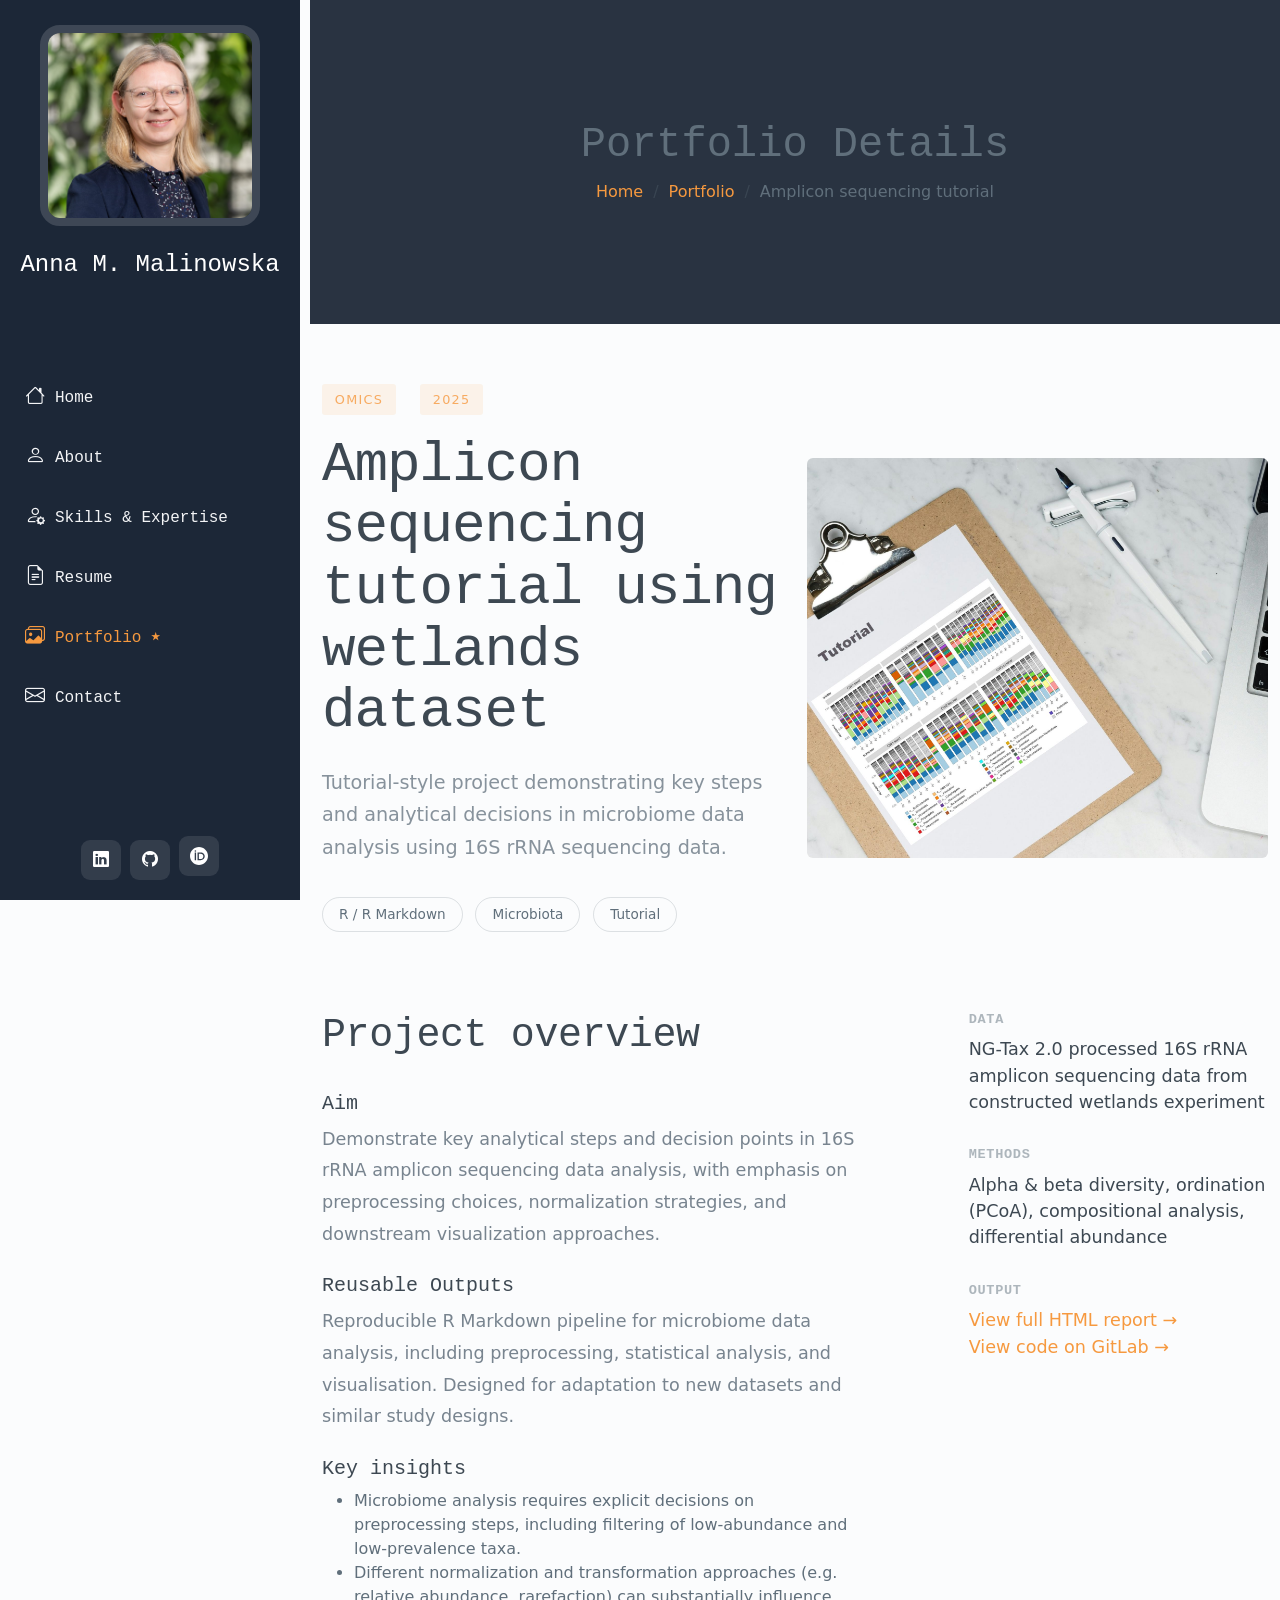
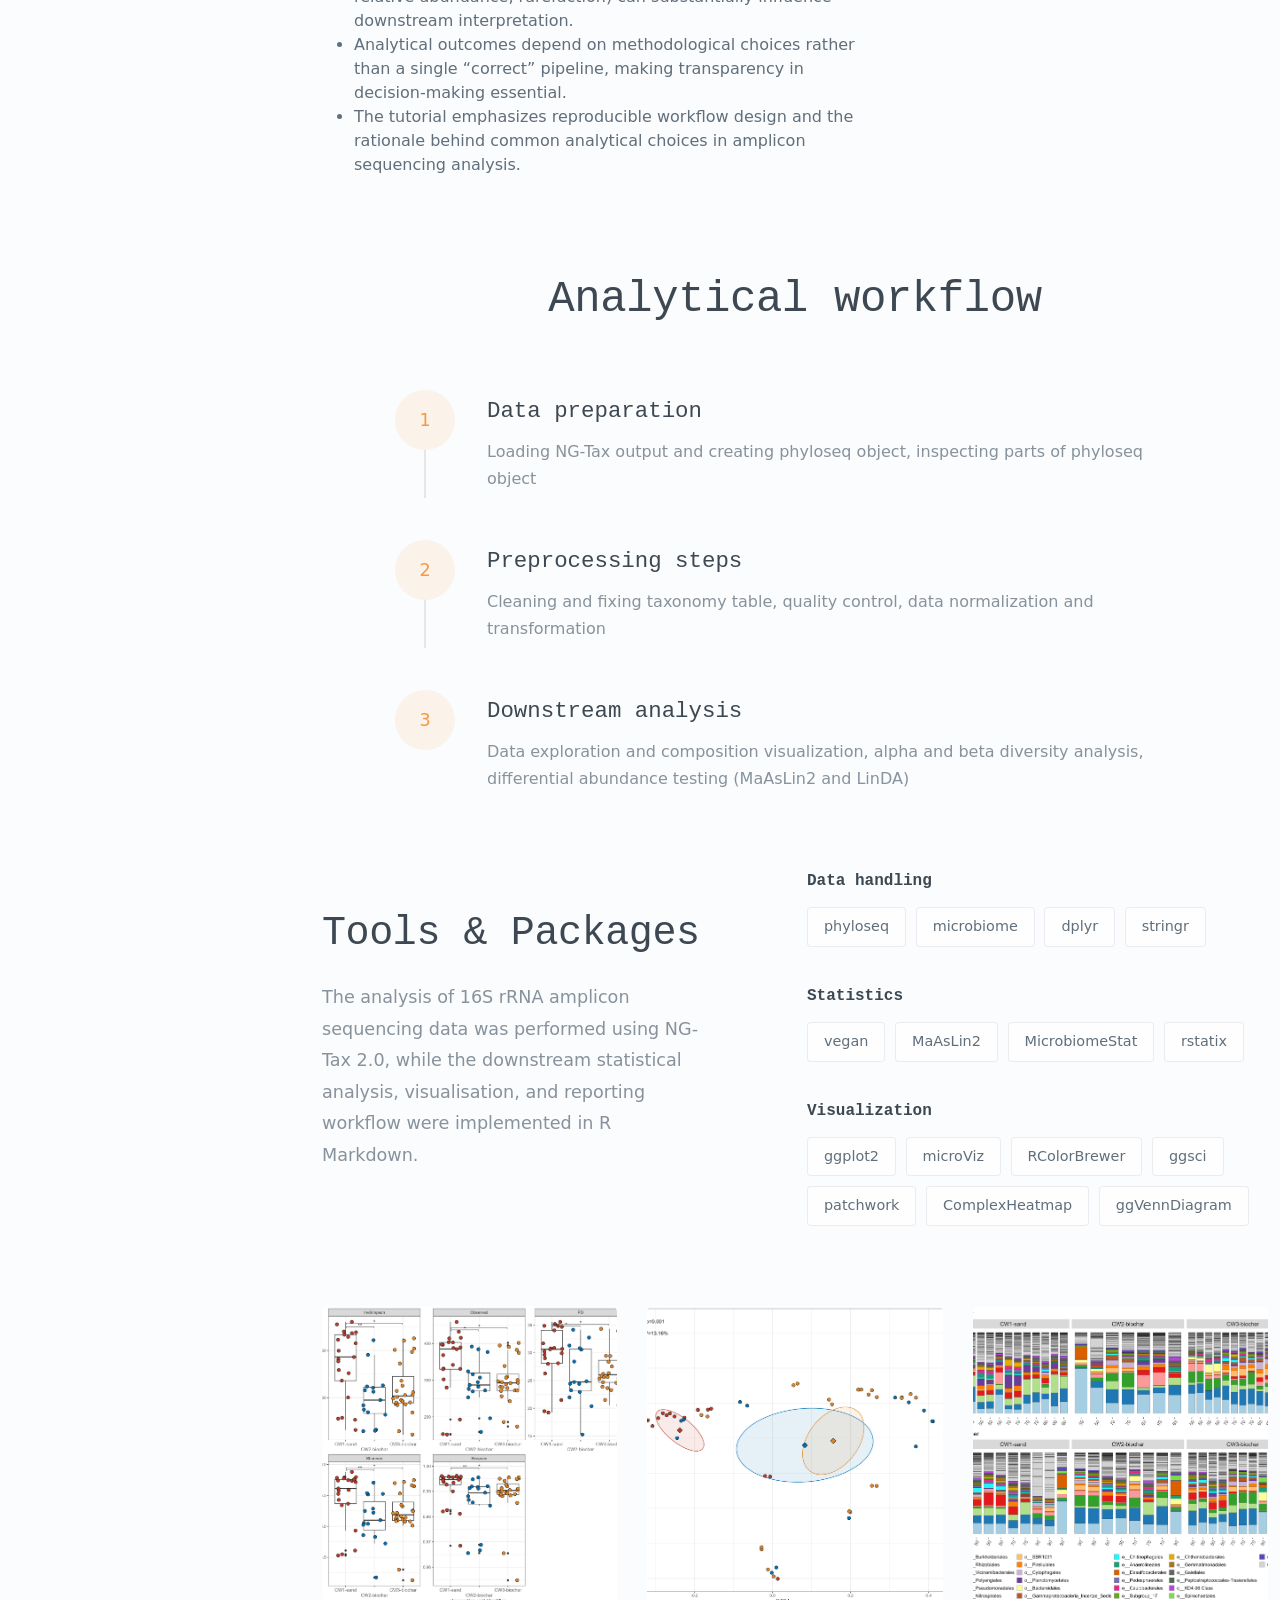
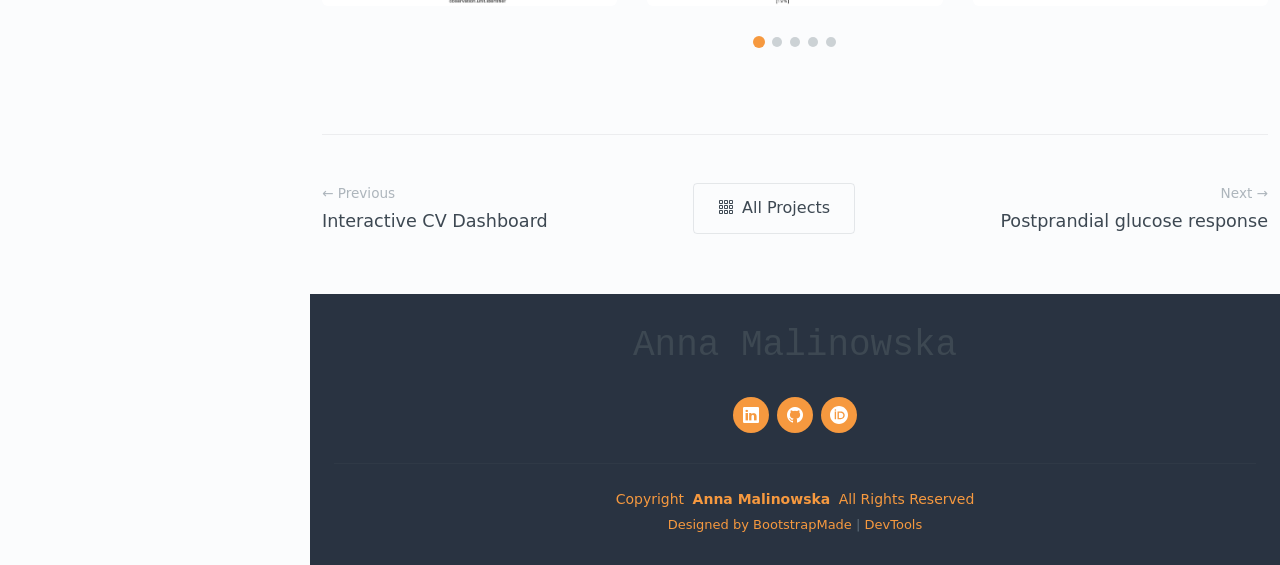
<file: portfolio-details-microbiome.html>
<!DOCTYPE html>
<html lang="en">

<head>
  <meta charset="utf-8">
  <meta content="width=device-width, initial-scale=1.0" name="viewport">
  <title>Anna M. Malinowska | Multi-omics Data Analysis | Biostatistics | Human Health</title>
  <meta name="description" content="Portfolio showcasing projects in biostatistics, multi-omics, bioinformatics, microbiome research, proteomics, nutrition, and health data analysis.">
  <meta name="keywords" content="biostatistics, bioinformatics, multi-omics, microbiome, proteomics, R, data science, nutrition">

<script type="text/javascript">
    (function(c,l,a,r,i,t,y){
        c[a]=c[a]||function(){(c[a].q=c[a].q||[]).push(arguments)};
        t=l.createElement(r);t.async=1;t.src="https://www.clarity.ms/tag/"+i;
        y=l.getElementsByTagName(r)[0];y.parentNode.insertBefore(t,y);
    })(window, document, "clarity", "script", "xc0cct4hio");
</script>

<!-- Google tag (gtag.js) -->
<script async src="https://www.googletagmanager.com/gtag/js?id=G-P7SW9FKRE1"></script>
<script>
  window.dataLayer = window.dataLayer || [];
  function gtag(){dataLayer.push(arguments);}
  gtag('js', new Date());

  gtag('config', 'G-P7SW9FKRE1');
</script>

  <!-- Favicons -->
  <link href="assets/img/favicon.png" rel="icon">
  <link href="assets/img/apple-touch-icon.png" rel="apple-touch-icon">

  <!-- Fonts -->
  <link href="https://fonts.googleapis.com" rel="preconnect">
  <link href="https://fonts.gstatic.com" rel="preconnect" crossorigin>
  <link href="https://fonts.googleapis.com/css2?family=Roboto:ital,wght@0,100;0,300;0,400;0,500;0,700;0,900;1,100;1,300;1,400;1,500;1,700;1,900&family=Raleway:ital,wght@0,100;0,200;0,300;0,400;0,500;0,600;0,700;0,800;0,900;1,100;1,200;1,300;1,400;1,500;1,600;1,700;1,800;1,900&family=Ubuntu:ital,wght@0,300;0,400;0,500;0,700;1,300;1,400;1,500;1,700&display=swap" rel="stylesheet">

  <!-- Vendor CSS Files -->
  <link href="assets/vendor/bootstrap/css/bootstrap.min.css" rel="stylesheet">
  <link href="assets/vendor/bootstrap-icons/bootstrap-icons.css" rel="stylesheet">
  <link href="assets/vendor/aos/aos.css" rel="stylesheet">
  <link href="assets/vendor/glightbox/css/glightbox.min.css" rel="stylesheet">
  <link href="assets/vendor/swiper/swiper-bundle.min.css" rel="stylesheet">

  <!-- Main CSS File -->
  <link href="assets/css/main.css" rel="stylesheet">

  <!-- =======================================================
  * Template Name: MyPage
  * Template URL: https://bootstrapmade.com/mypage-bootstrap-personal-template/
  * Updated: Sep 20 2025 with Bootstrap v5.3.8
  * Author: BootstrapMade.com
  * License: https://bootstrapmade.com/license/
  ======================================================== -->
</head>

<body class="portfolio-details-page">

  <header id="header" class="header dark-background d-flex flex-column justify-content-between">
    <i class="header-toggle d-xl-none bi bi-list"></i>

    <div class="header-top">
      <div class="profile-img">
        <img src="assets/img/profile/A.Malinowska_cropped.jpg" alt="" class="img-fluid">
      </div>

      <a href="index.html" class="logo d-flex align-items-center justify-content-center">
        <!-- Uncomment the line below if you also wish to use an image logo -->
        <!-- <img src="assets/img/logo.webp" alt=""> -->
        <h1 class="sitename">Anna M. Malinowska</h1>
      </a>

    </div>

    <nav id="navmenu" class="navmenu">
      <ul>
        <li><a href="index.html"><i class="bi bi-house navicon"></i>Home</a></li>
        <li><a href="index.html#about"><i class="bi bi-person navicon"></i> About</a></li>
        <li><a href="index.html#skills"><i class="bi bi-person-gear navicon"></i> Skills & Expertise</a></li>
        <li><a href="index.html#resume"><i class="bi bi-file-earmark-text navicon"></i> Resume</a></li>
        <li><a href="index.html#portfolio" class="active"><i class="bi bi-images navicon"></i><span>Portfolio</span>
          <span class="menu-badge">★</span>
          </a>
        </li>
        <li><a href="index.html#contact"><i class="bi bi-envelope navicon"></i> Contact</a></li>
      </ul>
    </nav>

    <div class="social-links text-center">
      <a href="https://www.linkedin.com/in/anna-m-malinowska/" target="_blank" rel="noopener noreferrer" class="linkedin"><i class="bi bi-linkedin"></i></a>
      <a href="https://github.com/Anna-Mal/Portfolio" class="github" target="_blank" rel="noopener noreferrer"><i class="bi bi-github"></i></a>
      <a href="https://orcid.org/0000-0002-7402-1328" class="orcid" target="_blank">
    <img src="assets/img/ORCID-iD_icon_reversed_vector.svg" alt="ORCID" style="width:18px;height:18px;" target="_blank" rel="noopener noreferrer">
  </a>
    </div>
  </header>

  <main class="main">

    <!-- Page Title -->
    <div class="page-title light-background">
      <div class="container">
        <h1>Portfolio Details</h1>
        <nav class="breadcrumbs">
          <ol>
            <li><a href="index.html">Home</a></li>
            <li><a href="index.html#portfolio">Portfolio</a></li>
            <li class="current">Amplicon sequencing tutorial</li>
          </ol>
        </nav>
      </div>
    </div><!-- End Page Title -->

    <!-- Portfolio Details Section -->
    <section id="portfolio-details" class="portfolio-details section">

      <div class="container" data-aos="fade-up" data-aos-delay="100">

        <div class="hero-section">
          <div class="row align-items-center">
            <div class="col-lg-6" data-aos="fade-right">
              <div class="project-header">
                <div class="project-meta">
                  <span class="category">Omics</span>
                  <span class="year">2025</span>
                </div>
                <h1 class="project-title">Amplicon sequencing tutorial using wetlands dataset</h1>
                <p class="project-summary">Tutorial-style project demonstrating key steps and analytical decisions in microbiome data analysis using 16S rRNA sequencing data.</p>
                <div class="project-tags">
                  <span class="tag">R / R Markdown</span>
                  <span class="tag">Microbiota</span>
                  <span class="tag">Tutorial</span>
                </div>
              </div>
            </div>
            <div class="col-lg-6" data-aos="fade-left" data-aos-delay="200">
              <div class="hero-image">
                <img src="assets/img/portfolio/Microbiome_analysis_and_visualisation/tutorial_plot.jpg" alt="Microbiome analysis and visualisation" class="img-fluid" loading="lazy">
              </div>
            </div>
          </div>
        </div>

        <div class="content-section">
          <div class="row">
            <div class="col-lg-7" data-aos="fade-up" data-aos-delay="100">
              <div class="main-content">
                <h2>Project overview</h2>
                    <h5>Aim</h5>
                      <p>Demonstrate key analytical steps and decision points in 16S rRNA amplicon sequencing data analysis, with emphasis on preprocessing choices, normalization strategies, and downstream visualization approaches.</p>
                    <h5>Reusable Outputs</h5>
                        <p>Reproducible R Markdown pipeline for microbiome data analysis, including preprocessing, statistical analysis, and visualisation. Designed for adaptation to new datasets and similar study designs.</p>
                      <div class="overview-item highlight">
                    <h5>Key insights</h5>
                    <ul>
                      <li>Microbiome analysis requires explicit decisions on preprocessing steps, including filtering of low-abundance and low-prevalence taxa.</li>
                      <li>Different normalization and transformation approaches (e.g. relative abundance, rarefaction) can substantially influence downstream interpretation.</li>
                      <li>Analytical outcomes depend on methodological choices rather than a single “correct” pipeline, making transparency in decision-making essential.</li>
                      <li>The tutorial emphasizes reproducible workflow design and the rationale behind common analytical choices in amplicon sequencing analysis.</li>
                    </ul>
                </div>
              </div>
            </div>
            <div class="col-lg-4 offset-lg-1" data-aos="fade-up" data-aos-delay="200">
              <div class="project-specs">
                <div class="spec-item">
                  <h5>Data</h5>
                  <p>NG-Tax 2.0 processed 16S rRNA amplicon sequencing data from constructed wetlands experiment</p>
                </div>
                <div class="spec-item">
                  <h5>Methods</h5>
                  <p>Alpha & beta diversity, ordination (PCoA), compositional analysis, differential abundance</p>
                </div>
                <div class="spec-item">
                  <h5>Output</h5>
                  <p>
                  <a href="https://docs.m-unlock.nl/docs/tutorials/amplicon_tutorial.html#Downstream_analysis" target="_blank">
                      View full HTML report →
                  </a><br>
                  <a href="https://gitlab.com/m-unlock/m-unlock.gitlab.io/-/blob/main/docs/tutorials/amplicon_tutorial.Rmd?ref_type=heads" target="_blank">
                      View code on GitLab →
                  </a>
                </div>

              </div>
            </div>
          </div>
        </div>

        <div class="process-timeline" data-aos="fade-up" data-aos-delay="100">
          <div class="timeline-header">
            <h2>Analytical workflow</h2>
          </div>
          <div class="timeline-steps">
            <div class="timeline-item" data-aos="fade-up" data-aos-delay="150">
              <div class="step-marker">
                <span class="step-number">1</span>
              </div>
              <div class="step-content">
                <h4>Data preparation</h4>
                <p>Loading NG-Tax output and creating phyloseq object, inspecting parts of phyloseq object</p>
              </div>
            </div>
            <div class="timeline-item" data-aos="fade-up" data-aos-delay="200">
              <div class="step-marker">
                <span class="step-number">2</span>
              </div>
              <div class="step-content">
                <h4>Preprocessing steps</h4>
                <p>Cleaning and fixing taxonomy table, quality control, data normalization and transformation</p>
              </div>
            </div>
            <div class="timeline-item" data-aos="fade-up" data-aos-delay="250">
              <div class="step-marker">
                <span class="step-number">3</span>
              </div>
              <div class="step-content">
                <h4>Downstream analysis</h4>
                <p>Data exploration and composition visualization, alpha and beta diversity analysis, differential abundance testing (MaAsLin2 and LinDA)</p>
              </div>
            </div>
          </div>
        </div>

        <div class="tools-section" data-aos="fade-up" data-aos-delay="100">
          <div class="row align-items-center">
            <div class="col-lg-5">
              <h2>Tools &amp; Packages</h2>
              <p>The analysis of 16S rRNA amplicon sequencing data was performed using NG-Tax 2.0, while the downstream statistical analysis, visualisation, and reporting workflow were implemented in R Markdown.</p>
            </div>
            <div class="col-lg-6 offset-lg-1">
              <div class="tools-grid">
                <div class="tool-category" data-aos="fade-up" data-aos-delay="150">
                  <h5>Data handling</h5>
                  <div class="tool-list">
                    <span class="tool-item">phyloseq</span>
                    <span class="tool-item">microbiome</span>
                    <span class="tool-item">dplyr</span>
                    <span class="tool-item">stringr</span>
                  </div>
                </div>
                <div class="tool-category" data-aos="fade-up" data-aos-delay="200">
                  <h5>Statistics</h5>
                  <div class="tool-list">
                    <span class="tool-item">vegan</span>
                    <span class="tool-item">MaAsLin2</span>
                    <span class="tool-item">MicrobiomeStat</span>
                    <span class="tool-item">rstatix</span>
                  </div>
                </div>
                <div class="tool-category" data-aos="fade-up" data-aos-delay="250">
                  <h5>Visualization</h5>
                  <div class="tool-list">
                    <span class="tool-item">ggplot2</span>
                    <span class="tool-item">microViz</span>
                    <span class="tool-item">RColorBrewer</span>
                    <span class="tool-item">ggsci</span>
                    <span class="tool-item">patchwork</span>
                    <span class="tool-item">ComplexHeatmap</span>
                    <span class="tool-item">ggVennDiagram</span>
                  </div>
                </div>
              </div>
            </div>
          </div>
        </div>


        <div class="additional-gallery" data-aos="fade-up" data-aos-delay="100">
          <div class="gallery-slider swiper init-swiper">
            <script type="application/json" class="swiper-config">
              {
                "loop": true,
                "speed": 600,
                "autoplay": {
                  "delay": 4000
                },
                "slidesPerView": 1,
                "spaceBetween": 30,
                "breakpoints": {
                  "768": {
                    "slidesPerView": 2
                  },
                  "1200": {
                    "slidesPerView": 3
                  }
                },
                "pagination": {
                  "el": ".swiper-pagination",
                  "type": "bullets",
                  "clickable": true
                }
              }
            </script>
            <div class="swiper-wrapper">
              <div class="swiper-slide">
                <img src="assets/img/portfolio/Microbiome_analysis_and_visualisation/alpha_div_wetlands.jpeg" alt="Microbiome analysis and visualisation" class="img-fluid glightbox" loading="lazy">
              </div>
              <div class="swiper-slide">
                <img src="assets/img/portfolio/Microbiome_analysis_and_visualisation/beta_div.jpeg" alt="Microbiome analysis and visualisation" class="img-fluid glightbox" loading="lazy">
              </div>
              <div class="swiper-slide">
                <img src="assets/img/portfolio/Microbiome_analysis_and_visualisation/exploratory_microbiome_wetlands.jpeg" alt="Microbiome analysis and visualisation" class="img-fluid glightbox" loading="lazy">
              </div>
              <div class="swiper-slide">
                <img src="assets/img/portfolio/Microbiome_analysis_and_visualisation/heatmap_wetlands.jpeg" alt="Microbiome analysis and visualisation" class="img-fluid glightbox" loading="lazy">
              </div>
              <div class="swiper-slide">
                <img src="assets/img/portfolio/Microbiome_analysis_and_visualisation/venn_wetlands.jpeg" alt="Microbiome analysis and visualisation" class="img-fluid glightbox" loading="lazy">
              </div>
            </div>
            <div class="swiper-pagination"></div>
          </div>
        </div>

        <div class="project-nav" data-aos="fade-up" data-aos-delay="100">
          <div class="nav-wrapper">
            <a href="portfolio-details-dashboard_resume.html" class="nav-link prev-project">
              <div class="nav-content">
                <span class="nav-direction">← Previous</span>
                <span class="nav-title">Interactive CV Dashboard</span>
              </div>
            </a>
            <a href="index.html#portfolio" class="nav-link all-projects">
              <i class="bi bi-grid-3x3-gap"></i>
              <span>All Projects</span>
            </a>
            <a href="portfolio-details-glucose.html" class="nav-link next-project">
              <div class="nav-content">
                <span class="nav-direction">Next →</span>
                <span class="nav-title">Postprandial glucose response</span>
              </div>
            </a>
          </div>
        </div>

      </div>

    </section><!-- /Portfolio Details Section -->

  </main>

  <footer id="footer" class="footer light-background">
    <div class="container">
      <h3 class="sitename">Anna Malinowska</h3>
      <p></p>
      <div class="social-links d-flex justify-content-center">
        <a href="https://www.linkedin.com/in/anna-m-malinowska/" target="_blank" rel="noopener noreferrer" class="linkedin"><i class="bi bi-linkedin"></i></a>
        <a href="https://github.com/Anna-Mal/Portfolio" class="github" target="_blank" rel="noopener noreferrer"><i class="bi bi-github"></i></a>
        <a href="https://orcid.org/0000-0002-7402-1328" class="orcid" target="_blank">
    <img src="assets/img/ORCID-iD_icon_reversed_vector.svg" alt="ORCID" style="width:18px;height:18px;" target="_blank" rel="noopener noreferrer">
      </div>
      <div class="container">
        <div class="copyright">
          <span>Copyright</span> <strong class="px-1 sitename">Anna Malinowska</strong> <span>All Rights Reserved</span>
        </div>
        <div class="credits">
          <!-- All the links in the footer should remain intact. -->
          <!-- You can delete the links only if you've purchased the pro version. -->
          <!-- Licensing information: https://bootstrapmade.com/license/ -->
          <!-- Purchase the pro version with working PHP/AJAX contact form: [buy-url] -->
          Designed by <a href="https://bootstrapmade.com/">BootstrapMade</a> | <a href="https://bootstrapmade.com/tools/">DevTools</a>
        </div>
      </div>
    </div>
  </footer>

  <!-- Scroll Top -->
  <a href="#" id="scroll-top" class="scroll-top d-flex align-items-center justify-content-center"><i class="bi bi-arrow-up-short"></i></a>

  <!-- Preloader -->
  <div id="preloader"></div>

  <!-- Vendor JS Files -->
  <script src="assets/vendor/bootstrap/js/bootstrap.bundle.min.js"></script>
  <script src="assets/vendor/php-email-form/validate.js"></script>
  <script src="assets/vendor/aos/aos.js"></script>
  <script src="assets/vendor/purecounter/purecounter_vanilla.js"></script>
  <script src="assets/vendor/typed.js/typed.umd.js"></script>
  <script src="assets/vendor/waypoints/noframework.waypoints.js"></script>
  <script src="assets/vendor/imagesloaded/imagesloaded.pkgd.min.js"></script>
  <script src="assets/vendor/isotope-layout/isotope.pkgd.min.js"></script>
  <script src="assets/vendor/glightbox/js/glightbox.min.js"></script>
  <script src="assets/vendor/swiper/swiper-bundle.min.js"></script>

  <!-- Main JS File -->
  <script src="assets/js/main.js"></script>

</body>

</html>
</file>
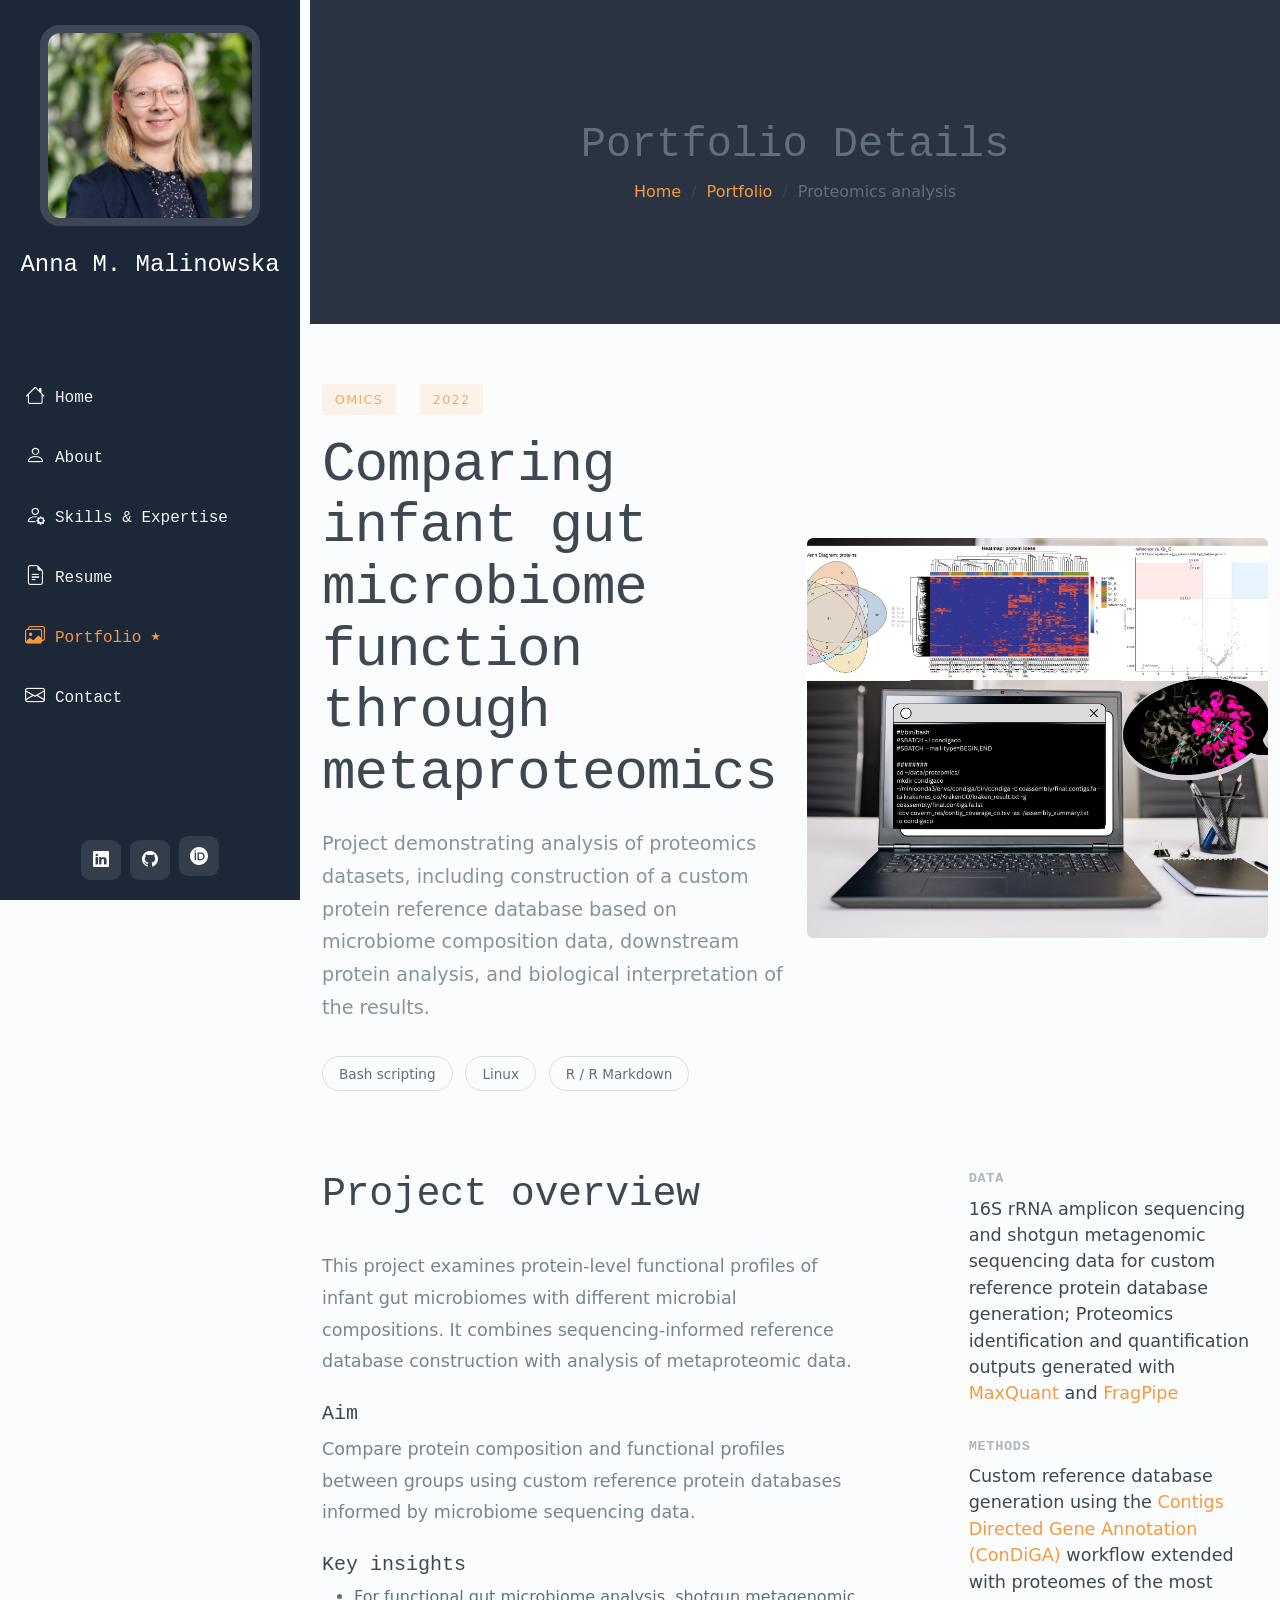
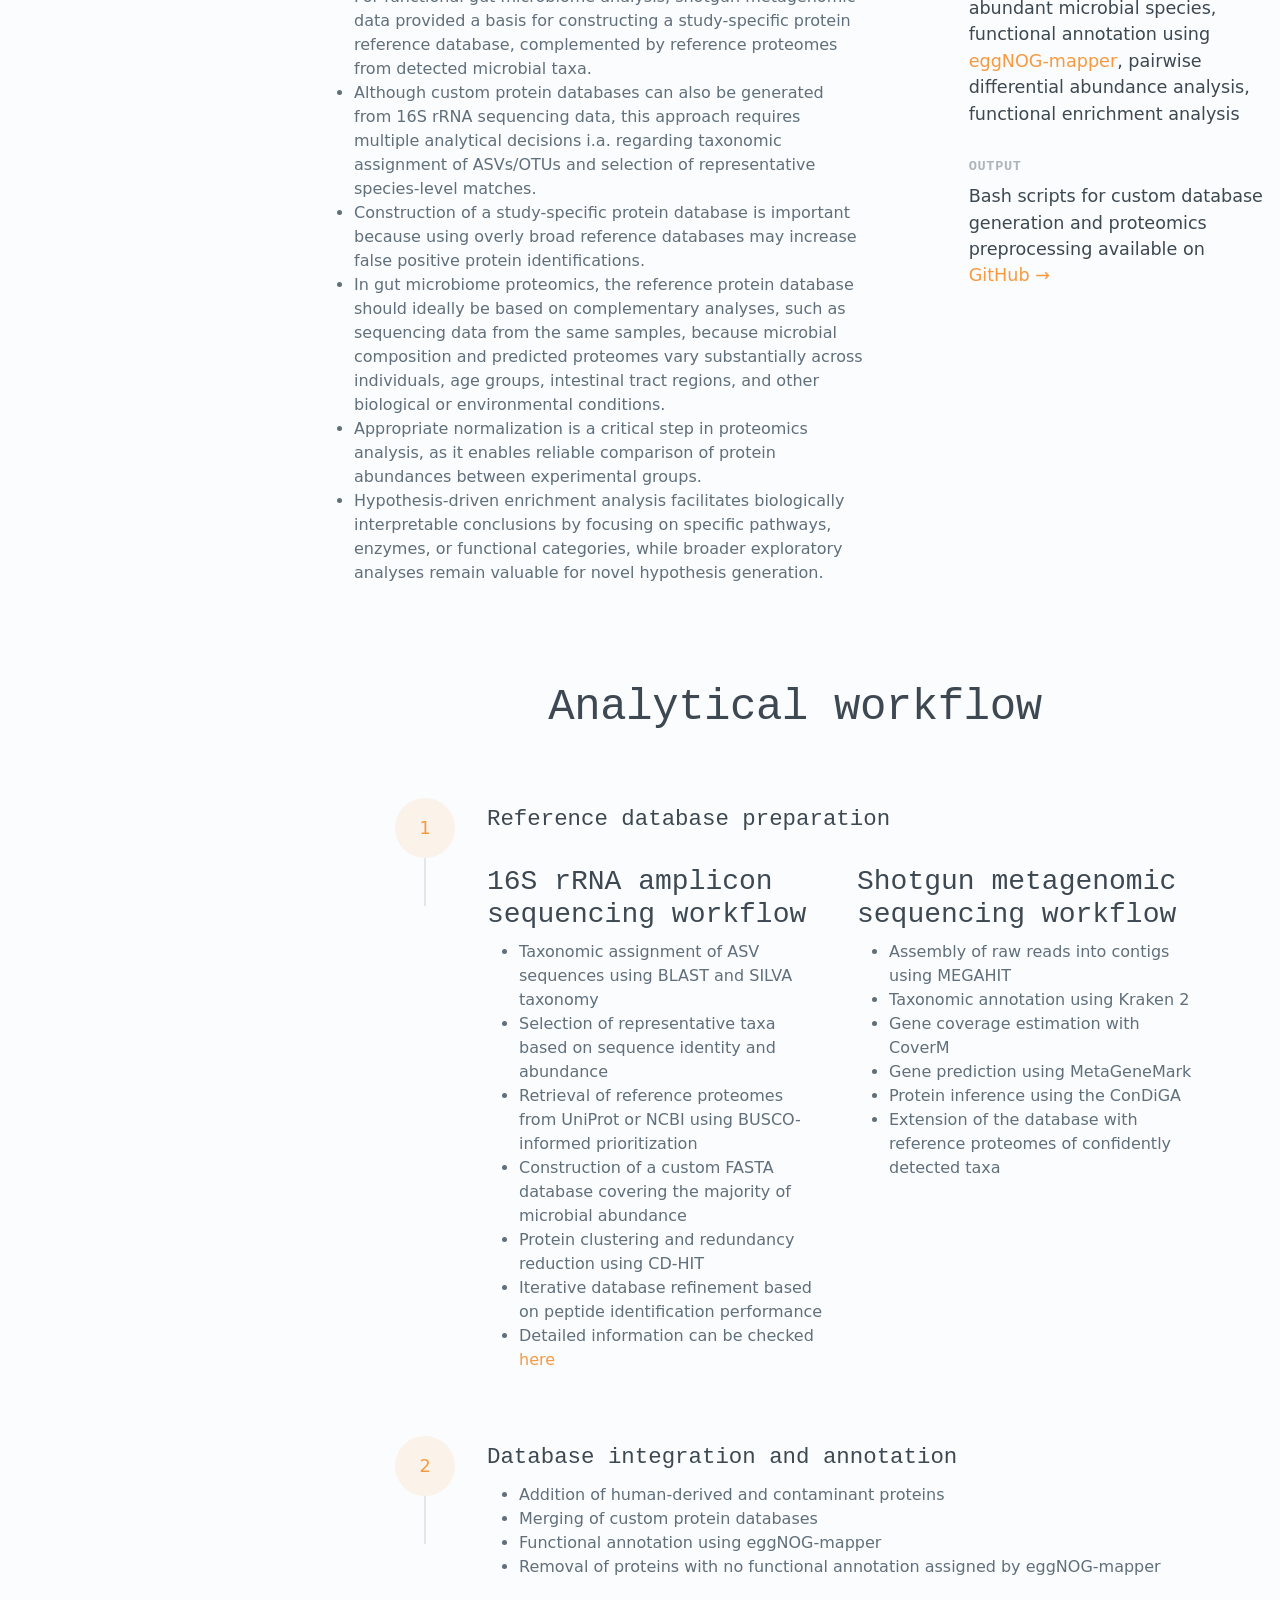
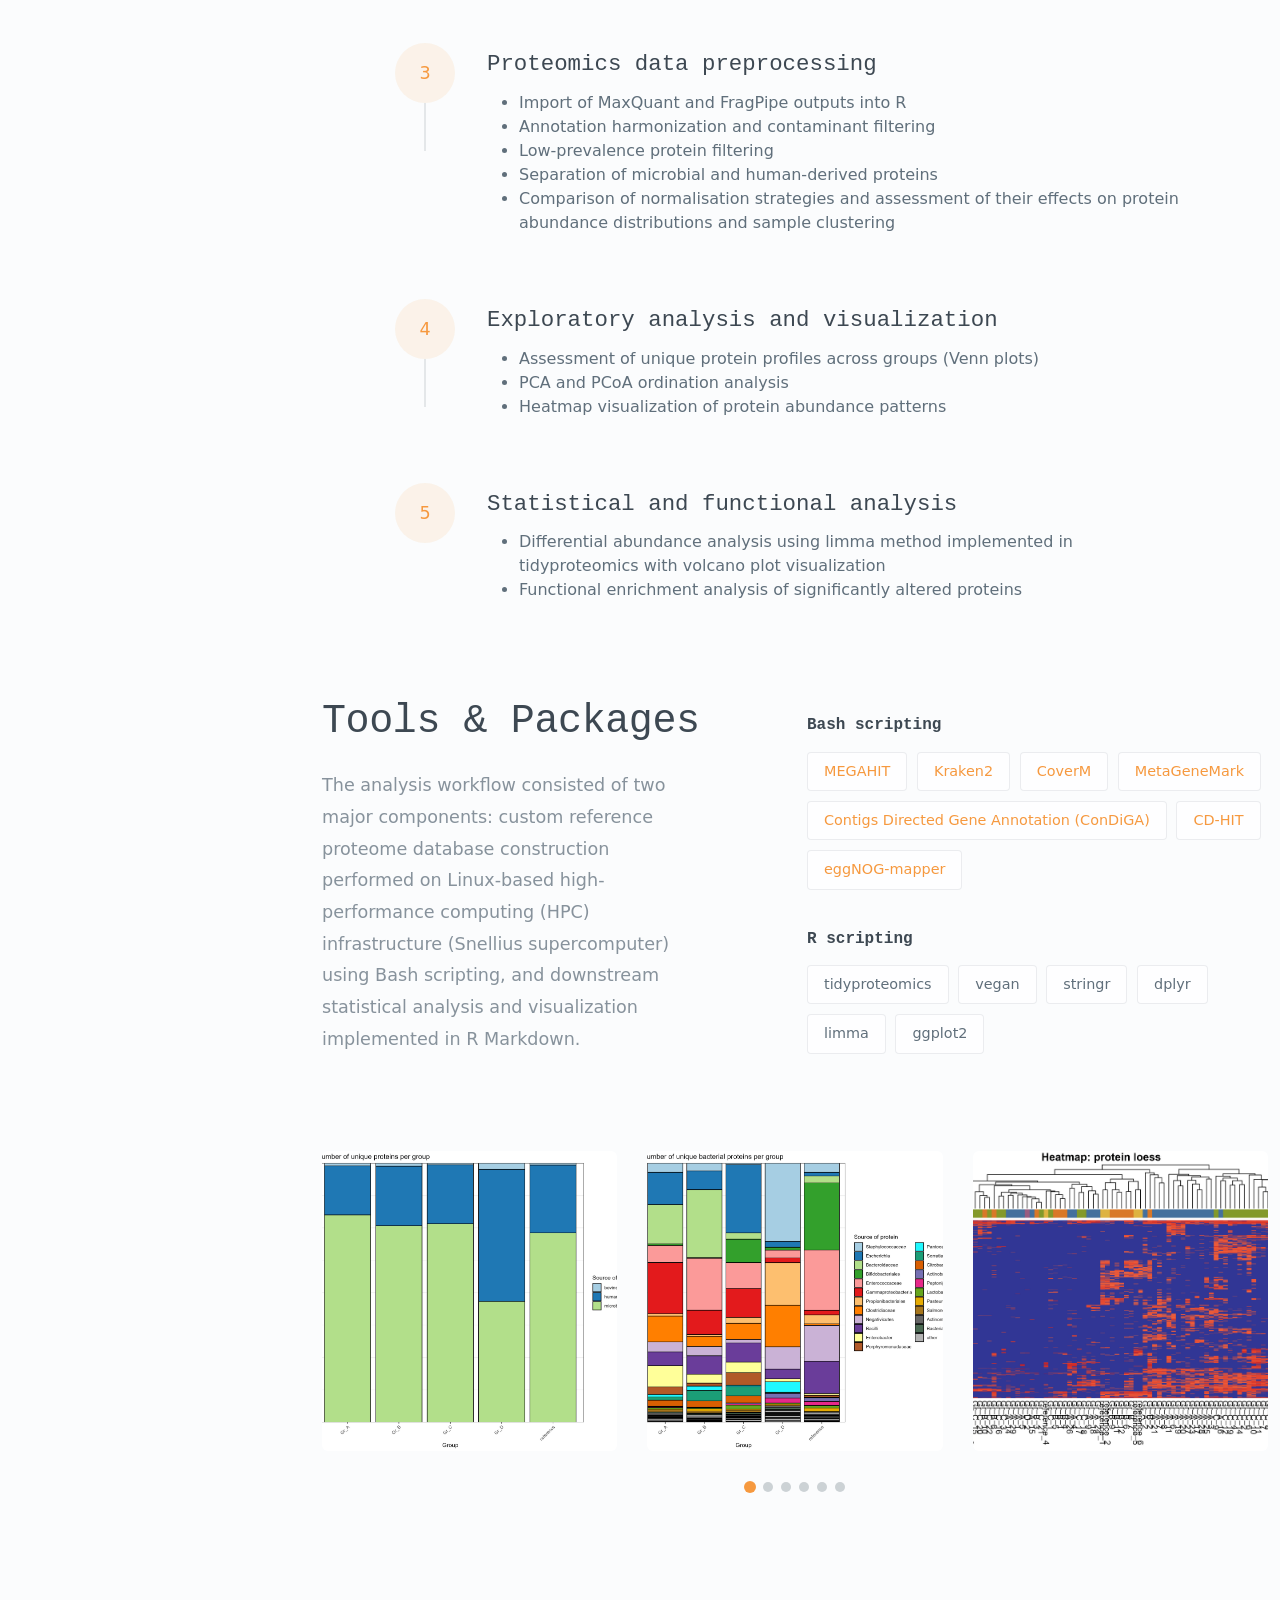
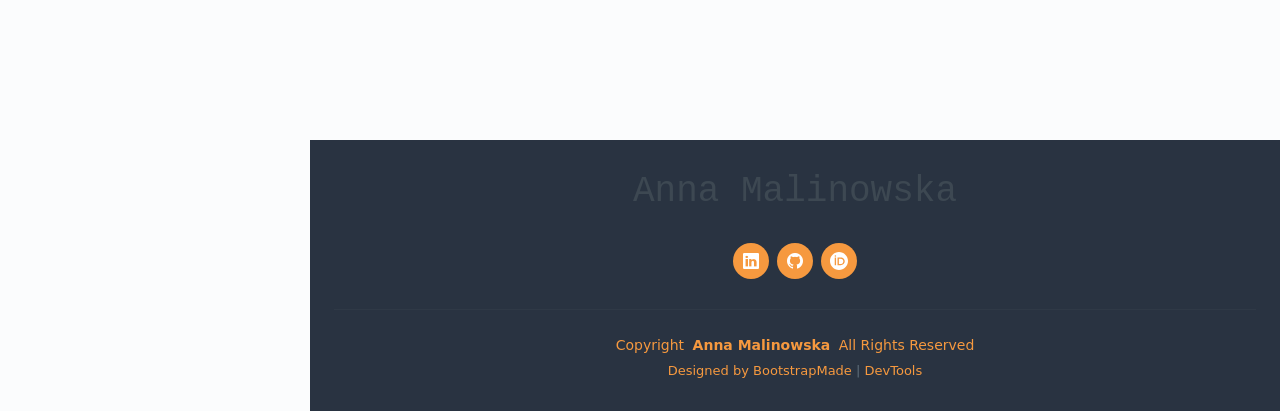
<file: portfolio-details-proteomics.html>
<!DOCTYPE html>
<html lang="en">

<head>
  <meta charset="utf-8">
  <meta content="width=device-width, initial-scale=1.0" name="viewport">
  <title>Anna M. Malinowska | Multi-omics Data Analysis | Biostatistics | Human Health</title>
  <meta name="description" content="Portfolio showcasing projects in biostatistics, multi-omics, bioinformatics, microbiome research, proteomics, nutrition, and health data analysis.">
  <meta name="keywords" content="biostatistics, bioinformatics, multi-omics, microbiome, proteomics, R, data science, nutrition">

  <script type="text/javascript">
    (function(c,l,a,r,i,t,y){
        c[a]=c[a]||function(){(c[a].q=c[a].q||[]).push(arguments)};
        t=l.createElement(r);t.async=1;t.src="https://www.clarity.ms/tag/"+i;
        y=l.getElementsByTagName(r)[0];y.parentNode.insertBefore(t,y);
    })(window, document, "clarity", "script", "xc0cct4hio");
</script>

<!-- Google tag (gtag.js) -->
<script async src="https://www.googletagmanager.com/gtag/js?id=G-P7SW9FKRE1"></script>
<script>
  window.dataLayer = window.dataLayer || [];
  function gtag(){dataLayer.push(arguments);}
  gtag('js', new Date());

  gtag('config', 'G-P7SW9FKRE1');
</script>
  
  <!-- Favicons -->
  <link href="assets/img/favicon.png" rel="icon">
  <link href="assets/img/apple-touch-icon.png" rel="apple-touch-icon">

  <!-- Fonts -->
  <link href="https://fonts.googleapis.com" rel="preconnect">
  <link href="https://fonts.gstatic.com" rel="preconnect" crossorigin>
  <link href="https://fonts.googleapis.com/css2?family=Roboto:ital,wght@0,100;0,300;0,400;0,500;0,700;0,900;1,100;1,300;1,400;1,500;1,700;1,900&family=Raleway:ital,wght@0,100;0,200;0,300;0,400;0,500;0,600;0,700;0,800;0,900;1,100;1,200;1,300;1,400;1,500;1,600;1,700;1,800;1,900&family=Ubuntu:ital,wght@0,300;0,400;0,500;0,700;1,300;1,400;1,500;1,700&display=swap" rel="stylesheet">

  <!-- Vendor CSS Files -->
  <link href="assets/vendor/bootstrap/css/bootstrap.min.css" rel="stylesheet">
  <link href="assets/vendor/bootstrap-icons/bootstrap-icons.css" rel="stylesheet">
  <link href="assets/vendor/aos/aos.css" rel="stylesheet">
  <link href="assets/vendor/glightbox/css/glightbox.min.css" rel="stylesheet">
  <link href="assets/vendor/swiper/swiper-bundle.min.css" rel="stylesheet">

  <!-- Main CSS File -->
  <link href="assets/css/main.css" rel="stylesheet">

  <!-- =======================================================
  * Template Name: MyPage
  * Template URL: https://bootstrapmade.com/mypage-bootstrap-personal-template/
  * Updated: Sep 20 2025 with Bootstrap v5.3.8
  * Author: BootstrapMade.com
  * License: https://bootstrapmade.com/license/
  ======================================================== -->
</head>

<body class="portfolio-details-page">

  <header id="header" class="header dark-background d-flex flex-column justify-content-between">
    <i class="header-toggle d-xl-none bi bi-list"></i>

    <div class="header-top">
      <div class="profile-img">
        <img src="assets/img/profile/A.Malinowska_cropped.jpg" alt="" class="img-fluid">
      </div>

      <a href="index.html" class="logo d-flex align-items-center justify-content-center">
        <!-- Uncomment the line below if you also wish to use an image logo -->
        <!-- <img src="assets/img/logo.webp" alt=""> -->
        <h1 class="sitename">Anna M. Malinowska</h1>
      </a>

    </div>

    <nav id="navmenu" class="navmenu">
      <ul>
        <li><a href="index.html"><i class="bi bi-house navicon"></i>Home</a></li>
        <li><a href="index.html#about"><i class="bi bi-person navicon"></i> About</a></li>
        <li><a href="index.html#skills"><i class="bi bi-person-gear navicon"></i> Skills & Expertise</a></li>
        <li><a href="index.html#resume"><i class="bi bi-file-earmark-text navicon"></i> Resume</a></li>
        <li><a href="index.html#portfolio" class="active"><i class="bi bi-images navicon"></i><span>Portfolio</span>
          <span class="menu-badge">★</span>
          </a>
        </li>
        <li><a href="index.html#contact"><i class="bi bi-envelope navicon"></i> Contact</a></li>
      </ul>
    </nav>

    <div class="social-links text-center">
      <a href="https://www.linkedin.com/in/anna-m-malinowska/" target="_blank" rel="noopener noreferrer" class="linkedin"><i class="bi bi-linkedin"></i></a>
      <a href="https://github.com/Anna-Mal/Portfolio" class="github" target="_blank" rel="noopener noreferrer"><i class="bi bi-github"></i></a>
      <a href="https://orcid.org/0000-0002-7402-1328" class="orcid" target="_blank">
    <img src="assets/img/ORCID-iD_icon_reversed_vector.svg" alt="ORCID" style="width:18px;height:18px;" target="_blank" rel="noopener noreferrer">
  </a>
    </div>
  </header>

  <main class="main">

    <!-- Page Title -->
    <div class="page-title light-background">
      <div class="container">
        <h1>Portfolio Details</h1>
        <nav class="breadcrumbs">
          <ol>
            <li><a href="index.html">Home</a></li>
            <li><a href="index.html#portfolio">Portfolio</a></li>
            <li class="current">Proteomics analysis</li>
          </ol>
        </nav>
      </div>
    </div><!-- End Page Title -->

    <!-- Portfolio Details Section -->
    <section id="portfolio-details" class="portfolio-details section">

      <div class="container" data-aos="fade-up" data-aos-delay="100">

        <div class="hero-section">
          <div class="row align-items-center">
            <div class="col-lg-6" data-aos="fade-right">
              <div class="project-header">
                <div class="project-meta">
                  <span class="category">Omics</span>
                  <span class="year">2022</span>
                </div>
                <h1 class="project-title">Comparing infant gut microbiome function through metaproteomics</h1>
                <p class="project-summary">Project demonstrating analysis of proteomics datasets, including construction of a custom protein reference database based on microbiome composition data, downstream protein analysis, and biological interpretation of the results.</p>
                <div class="project-tags">
                  <span class="tag">Bash scripting</span>
                  <span class="tag">Linux</span>
                  <span class="tag">R / R Markdown</span>
                </div>
              </div>
            </div>
            <div class="col-lg-6" data-aos="fade-left" data-aos-delay="200">
              <div class="hero-image">
                <img src="assets/img/portfolio/Proteomics/prot_project_plot.jpg" alt="" class="img-fluid" loading="lazy">
              </div>
            </div>
          </div>
        </div>

        <div class="content-section">
          <div class="row">
            <div class="col-lg-7" data-aos="fade-up" data-aos-delay="100">
              <div class="main-content">
                <h2>Project overview</h2>
                    <p>This project examines protein-level functional profiles of infant gut microbiomes with different microbial compositions. It combines sequencing-informed reference database construction with analysis of metaproteomic data.</p>
                    <h5>Aim</h5>
                      <p>Compare protein composition and functional profiles between groups using custom reference protein databases informed by microbiome sequencing data.</p>
                      <div class="overview-item highlight">
                    <h5>Key insights</h5>
                    <ul>
                      <li>For functional gut microbiome analysis, shotgun metagenomic data provided a basis for constructing a study-specific protein reference database, complemented by reference proteomes from detected microbial taxa.</li>
                      <li>Although custom protein databases can also be generated from 16S rRNA sequencing data, this approach requires multiple analytical decisions i.a. regarding taxonomic assignment of ASVs/OTUs and selection of representative species-level matches.</li>
                      <li>Construction of a study-specific protein database is important because using overly broad reference databases may increase false positive protein identifications.</li>
                      <li>In gut microbiome proteomics, the reference protein database should ideally be based on complementary analyses, such as sequencing data from the same samples, because microbial composition and predicted proteomes vary substantially across individuals, age groups, intestinal tract regions, and other biological or environmental conditions.</li>
                      <li>Appropriate normalization is a critical step in proteomics analysis, as it enables reliable comparison of protein abundances between experimental groups.</li>
                      <li>Hypothesis-driven enrichment analysis facilitates biologically interpretable conclusions by focusing on specific pathways, enzymes, or functional categories, while broader exploratory analyses remain valuable for novel hypothesis generation.</li>
                    </ul>
                </div>
              </div>
            </div>
            <div class="col-lg-4 offset-lg-1" data-aos="fade-up" data-aos-delay="200">
              <div class="project-specs">
                <div class="spec-item">
                  <h5>Data</h5>
                  <p>16S rRNA amplicon sequencing and shotgun metagenomic sequencing data for custom reference protein database generation; Proteomics identification and quantification outputs generated with <a href="https://maxquant.org/" target="_blank" rel="noopener noreferrer">MaxQuant</a> and <a href="https://fragpipe.nesvilab.org/" target="_blank" rel="noopener noreferrer">FragPipe</a></p>
                </div>
                <div class="spec-item">
                  <h5>Methods</h5>
                  <p>Custom reference database generation using the <a href="https://github.com/metagentools/ConDiGA" target="_blank" rel="noopener noreferrer">Contigs Directed Gene Annotation (ConDiGA)</a> workflow extended with proteomes of the most abundant microbial species, functional annotation using <a href="https://github.com/eggnogdb/eggnog-mapper" target="_blank" rel="noopener noreferrer">eggNOG-mapper</a>, pairwise differential abundance analysis, functional enrichment analysis</p>
                </div>
                <div class="spec-item">
                  <h5>Output</h5>
                  <p>Bash scripts for custom database generation and proteomics preprocessing available on <a href="https://github.com/Anna-Mal/Proteomics" target="_blank">
                      GitHub →
                  </a>
                </div>

              </div>
            </div>
          </div>
        </div>

        <div class="process-timeline" data-aos="fade-up" data-aos-delay="100">
          <div class="timeline-header">
            <h2>Analytical workflow</h2>
          </div>
          <div class="timeline-steps">
            <div class="timeline-item" data-aos="fade-up" data-aos-delay="150">
              <div class="step-marker">
                <span class="step-number">1</span>
              </div>
              <div class="step-content">
                <h4>Reference database preparation</h4>
                <div class="workflow-branches">
                  <div class="workflow-column">
                    <h3>16S rRNA amplicon sequencing workflow</h3>
                    <ul>  
                      <li>Taxonomic assignment of ASV sequences using BLAST and SILVA taxonomy</li>
                      <li>Selection of representative taxa based on sequence identity and abundance</li>
                      <li>Retrieval of reference proteomes from UniProt or NCBI using BUSCO-informed prioritization</li>
                      <li>Construction of a custom FASTA database covering the majority of microbial abundance</li>
                      <li>Protein clustering and redundancy reduction using CD-HIT</li>
                      <li>Iterative database refinement based on peptide identification performance</li>
                      <li>Detailed information can be checked <a href="https://www.nature.com/articles/s41598-023-39260-w" target="_blank" rel="noopener noreferrer">here</a></li>
                    </ul>
                  </div>

                  <div class="workflow-column">
                    <h3>Shotgun metagenomic sequencing workflow</h3>
                      <ul>
                        <li>Assembly of raw reads into contigs using MEGAHIT</li>
                        <li>Taxonomic annotation using Kraken 2</li>
                        <li>Gene coverage estimation with CoverM</li>
                        <li>Gene prediction using MetaGeneMark</li>
                        <li>Protein inference using the ConDiGA</li>
                        <li>Extension of the database with reference proteomes of confidently detected taxa</li>
                      </ul>
                  </div>
                </div>
              </div>
            </div>
            <div class="timeline-item" data-aos="fade-up" data-aos-delay="200">
              <div class="step-marker">
                <span class="step-number">2</span>
              </div>
              <div class="step-content">
                <h4>Database integration and annotation</h4>
                <ul>
                  <li>Addition of human-derived and contaminant proteins</li>
                  <li>Merging of custom protein databases</li>
                  <li>Functional annotation using eggNOG-mapper</li>
                  <li>Removal of proteins with no functional annotation assigned by eggNOG-mapper</li>
                </ul>
              </div>
            </div>
            <div class="timeline-item" data-aos="fade-up" data-aos-delay="250">
              <div class="step-marker">
                <span class="step-number">3</span>
              </div>
              <div class="step-content">
                <h4>Proteomics data preprocessing</h4>
                <ul>
                  <li>Import of MaxQuant and FragPipe outputs into R</li>
                  <li>Annotation harmonization and contaminant filtering</li>
                  <li>Low-prevalence protein filtering</li>
                  <li>Separation of microbial and human-derived proteins</li>
                  <li>Comparison of normalisation strategies and assessment of their effects on protein abundance distributions and sample clustering</li>
                </ul>
              </div>
            </div>
            <div class="timeline-item" data-aos="fade-up" data-aos-delay="300">
              <div class="step-marker">
                <span class="step-number">4</span>
              </div>
              <div class="step-content">
                <h4>Exploratory analysis and visualization</h4>
                <ul>
                  <li>Assessment of unique protein profiles across groups (Venn plots)</li>
                  <li>PCA and PCoA ordination analysis</li>
                  <li>Heatmap visualization of protein abundance patterns</li>
                </ul>
              </div>
            </div>

            <div class="timeline-item" data-aos="fade-up" data-aos-delay="350">
              <div class="step-marker">
                <span class="step-number">5</span>
              </div>
              <div class="step-content">
                <h4>Statistical and functional analysis</h4>
                <ul>
                  <li>Differential abundance analysis using limma method implemented in tidyproteomics with volcano plot visualization</li>
                  <li>Functional enrichment analysis of significantly altered proteins</li>
                </ul>
              </div>
            </div>

          </div>
        </div>

        <div class="tools-section" data-aos="fade-up" data-aos-delay="100">
          <div class="row align-items-center">
            <div class="col-lg-5">
              <h2>Tools &amp; Packages</h2>
              <p>The analysis workflow consisted of two major components: custom reference proteome database construction performed on Linux-based high-performance computing (HPC) infrastructure (Snellius supercomputer) using Bash scripting, and downstream statistical analysis and visualization implemented in R Markdown.</p>
            </div>
            <div class="col-lg-6 offset-lg-1">
              <div class="tools-grid">
                <div class="tool-category" data-aos="fade-up" data-aos-delay="150">
                  <h5>Bash scripting</h5>
                  <div class="tool-list">
                    <span class="tool-item"><a href="https://github.com/voutcn/megahit" target="_blank" rel="noopener noreferrer">MEGAHIT</a></span>
                    <span class="tool-item"><a href="https://ccb.jhu.edu/software/kraken2/" target="_blank" rel="noopener noreferrer">Kraken2</a></span>
                    <span class="tool-item"><a href="https://github.com/wwood/CoverM" target="_blank" rel="noopener noreferrer">CoverM</a></span>
                    <span class="tool-item"><a href="https://github.com/gatech-genemark/MetaGeneMark-2" target="_blank" rel="noopener noreferrer">MetaGeneMark</a></span>
                    <span class="tool-item"><a href="https://github.com/metagentools/ConDiGA" target="_blank" rel="noopener noreferrer">Contigs Directed Gene Annotation (ConDiGA)</a></span>
                    <span class="tool-item"><a href="https://www.bioinformatics.org/cd-hit/" target="_blank" rel="noopener noreferrer">CD-HIT</a></span>
                    <span class="tool-item"><a href="https://github.com/eggnogdb/eggnog-mapper" target="_blank" rel="noopener noreferrer">eggNOG-mapper</a></span>
                  </div>
                </div>
                <div class="tool-category" data-aos="fade-up" data-aos-delay="200">
                  <h5>R scripting</h5>
                  <div class="tool-list">
                    <span class="tool-item">tidyproteomics</span>
                    <span class="tool-item">vegan</span>
                    <span class="tool-item">stringr</span>
                     <span class="tool-item">dplyr</span>
                    <span class="tool-item">limma</span>
                    <span class="tool-item">ggplot2</span>
                  </div>
                </div>
              </div>
            </div>
          </div>
        </div>


        <div class="additional-gallery" data-aos="fade-up" data-aos-delay="100">
          <div class="gallery-slider swiper init-swiper">
            <script type="application/json" class="swiper-config">
              {
                "loop": true,
                "speed": 600,
                "autoplay": {
                  "delay": 4000
                },
                "slidesPerView": 1,
                "spaceBetween": 30,
                "breakpoints": {
                  "768": {
                    "slidesPerView": 2
                  },
                  "1200": {
                    "slidesPerView": 3
                  }
                },
                "pagination": {
                  "el": ".swiper-pagination",
                  "type": "bullets",
                  "clickable": true
                }
              }
            </script>
            <div class="swiper-wrapper">
              <div class="swiper-slide">
                <img src="assets/img/portfolio/Proteomics/barplot_source.jpg" alt="Proteomics visualisation" class="img-fluid glightbox" loading="lazy">
              </div>
              <div class="swiper-slide">
                <img src="assets/img/portfolio/Proteomics/barplot_source_bacteria.jpg" alt="Proteomics visualisation" class="img-fluid glightbox" loading="lazy">
              </div>
              <div class="swiper-slide">
                <img src="assets/img/portfolio/Proteomics/plot_proteins_loess_heatmap.jpeg" alt="Proteomics visualisation" class="img-fluid glightbox" loading="lazy">
              </div>
              <div class="swiper-slide">
                <img src="assets/img/portfolio/Proteomics/plot_proteins_loess_pca_PC1PC2.jpeg" alt="Proteomics visualisation" class="img-fluid glightbox" loading="lazy">
              </div>
              <div class="swiper-slide">
                <img src="assets/img/portfolio/Proteomics/venn.jpg" alt="Proteomics visualisation" class="img-fluid glightbox" loading="lazy">
              </div>
              <div class="swiper-slide">
                <img src="assets/img/portfolio/Proteomics/volcano.jpg" alt="Proteomics visualisation" class="img-fluid glightbox" loading="lazy">
              </div>
            </div>
            <div class="swiper-pagination"></div>
          </div>
        </div>

        <div class="project-nav" data-aos="fade-up" data-aos-delay="100">
          <div class="nav-wrapper">
            <a href="portfolio-details-glucose.html" class="nav-link prev-project">
              <div class="nav-content">
                <span class="nav-direction">← Previous</span>
                <span class="nav-title">Postprandial glucose response</span>
              </div>
            </a>
            <a href="index.html#portfolio" class="nav-link all-projects">
              <i class="bi bi-grid-3x3-gap"></i>
              <span>All Projects</span>
            </a>
            <a href="portfolio-details-dashboard_resume.html" class="nav-link next-project">
              <div class="nav-content">
                <span class="nav-direction">Next →</span>
                <span class="nav-title">Interactive CV dashboard</span>
              </div>
            </a>
          </div>
        </div>

      </div>

    </section><!-- /Portfolio Details Section -->

  </main>

  <footer id="footer" class="footer light-background">
    <div class="container">
      <h3 class="sitename">Anna Malinowska</h3>
      <p></p>
      <div class="social-links d-flex justify-content-center">
        <a href="https://www.linkedin.com/in/anna-m-malinowska/" target="_blank" rel="noopener noreferrer" class="linkedin"><i class="bi bi-linkedin"></i></a>
        <a href="https://github.com/Anna-Mal/Portfolio" class="github" target="_blank" rel="noopener noreferrer"><i class="bi bi-github"></i></a>
        <a href="https://orcid.org/0000-0002-7402-1328" class="orcid" target="_blank">
    <img src="assets/img/ORCID-iD_icon_reversed_vector.svg" alt="ORCID" style="width:18px;height:18px;" target="_blank" rel="noopener noreferrer">
      </div>
      <div class="container">
        <div class="copyright">
          <span>Copyright</span> <strong class="px-1 sitename">Anna Malinowska</strong> <span>All Rights Reserved</span>
        </div>
        <div class="credits">
          <!-- All the links in the footer should remain intact. -->
          <!-- You can delete the links only if you've purchased the pro version. -->
          <!-- Licensing information: https://bootstrapmade.com/license/ -->
          <!-- Purchase the pro version with working PHP/AJAX contact form: [buy-url] -->
          Designed by <a href="https://bootstrapmade.com/">BootstrapMade</a> | <a href="https://bootstrapmade.com/tools/">DevTools</a>
        </div>
      </div>
    </div>
  </footer>

  <!-- Scroll Top -->
  <a href="#" id="scroll-top" class="scroll-top d-flex align-items-center justify-content-center"><i class="bi bi-arrow-up-short"></i></a>

  <!-- Preloader -->
  <div id="preloader"></div>

  <!-- Vendor JS Files -->
  <script src="assets/vendor/bootstrap/js/bootstrap.bundle.min.js"></script>
  <script src="assets/vendor/php-email-form/validate.js"></script>
  <script src="assets/vendor/aos/aos.js"></script>
  <script src="assets/vendor/purecounter/purecounter_vanilla.js"></script>
  <script src="assets/vendor/typed.js/typed.umd.js"></script>
  <script src="assets/vendor/waypoints/noframework.waypoints.js"></script>
  <script src="assets/vendor/imagesloaded/imagesloaded.pkgd.min.js"></script>
  <script src="assets/vendor/isotope-layout/isotope.pkgd.min.js"></script>
  <script src="assets/vendor/glightbox/js/glightbox.min.js"></script>
  <script src="assets/vendor/swiper/swiper-bundle.min.js"></script>

  <!-- Main JS File -->
  <script src="assets/js/main.js"></script>

</body>

</html>
</file>
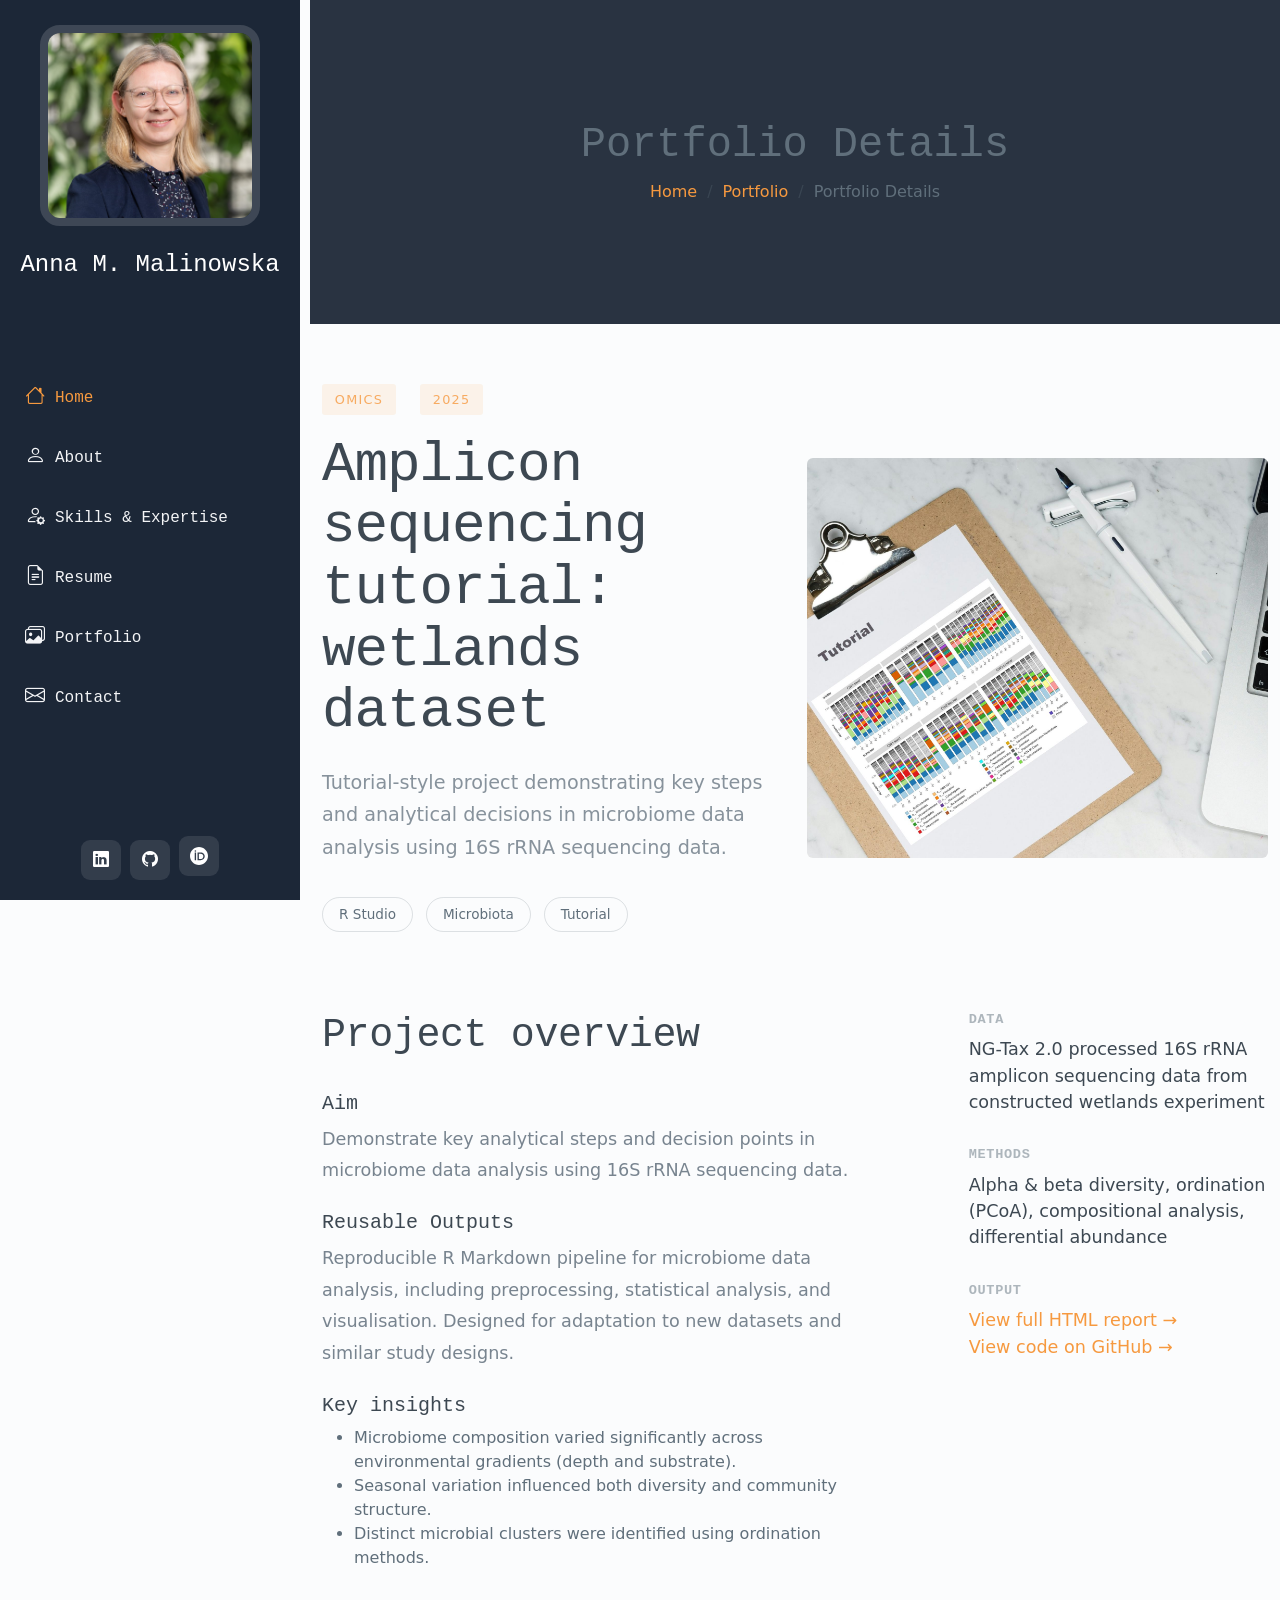
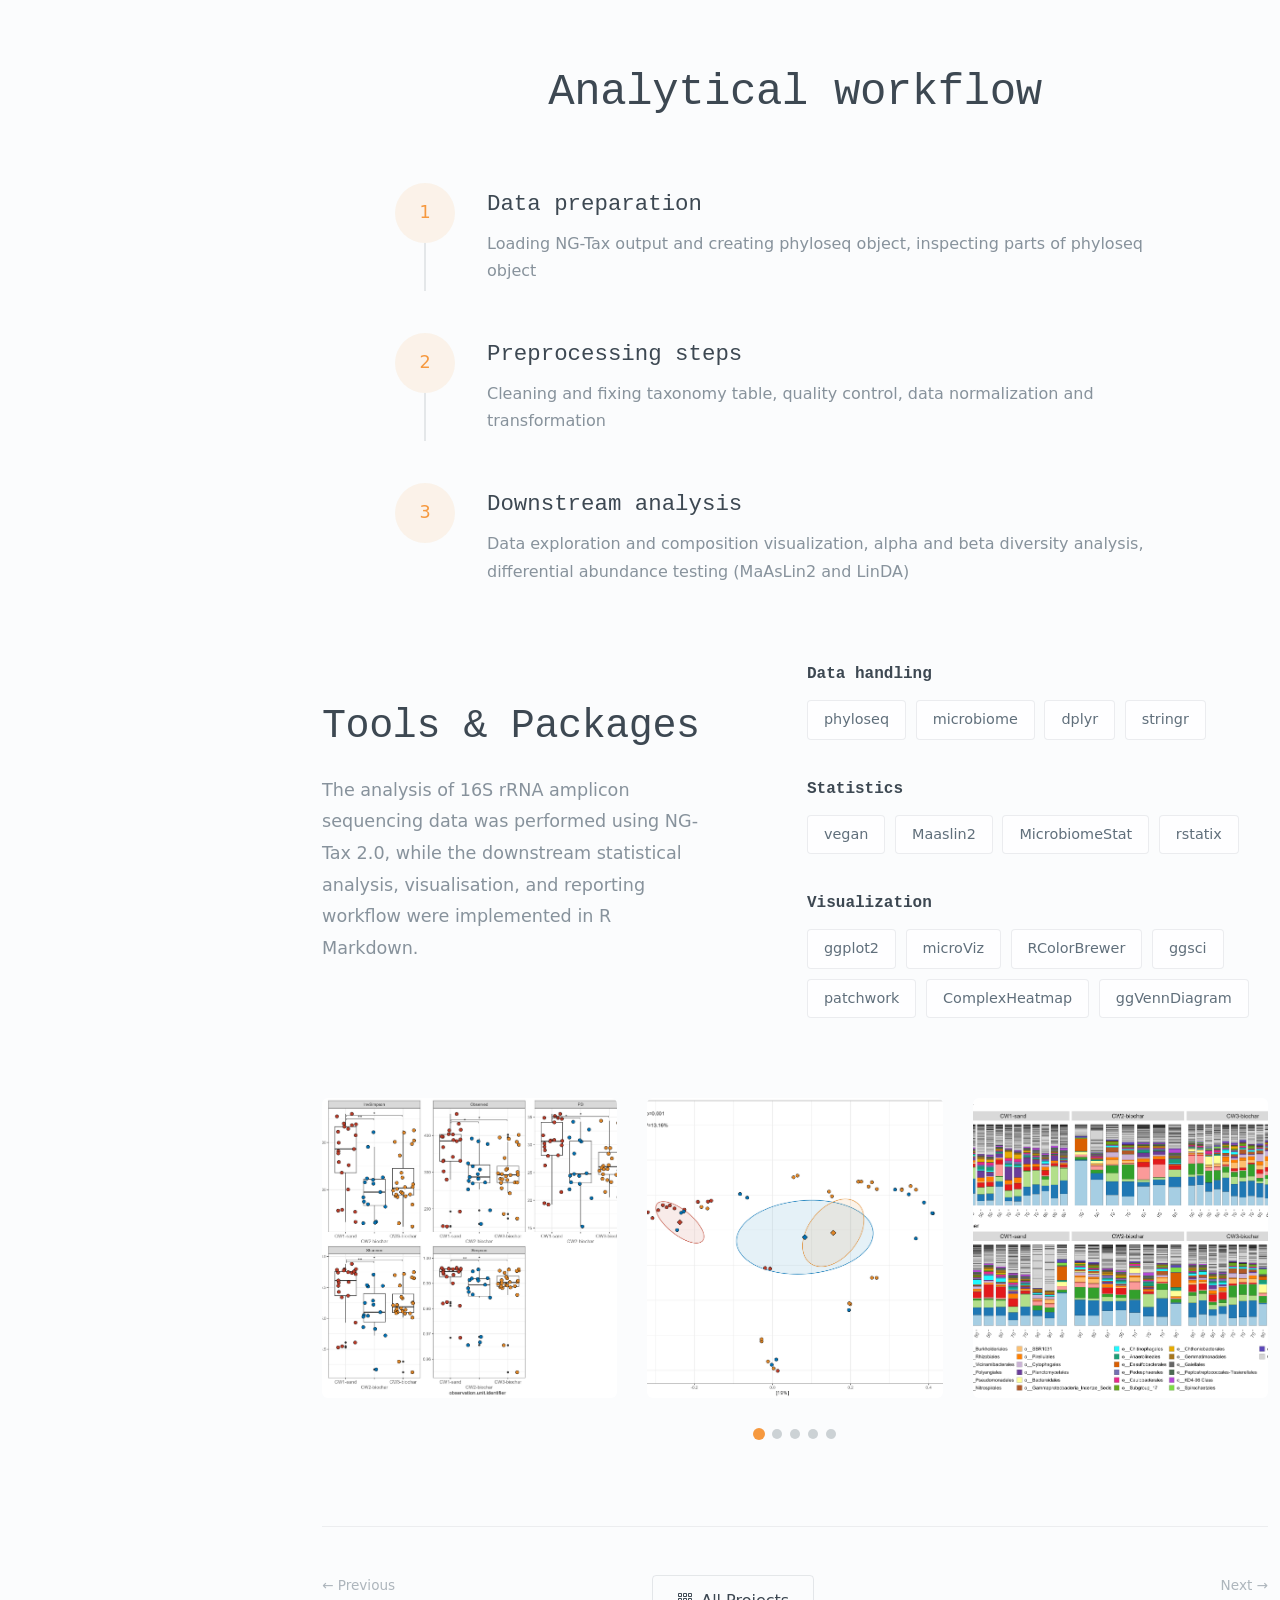
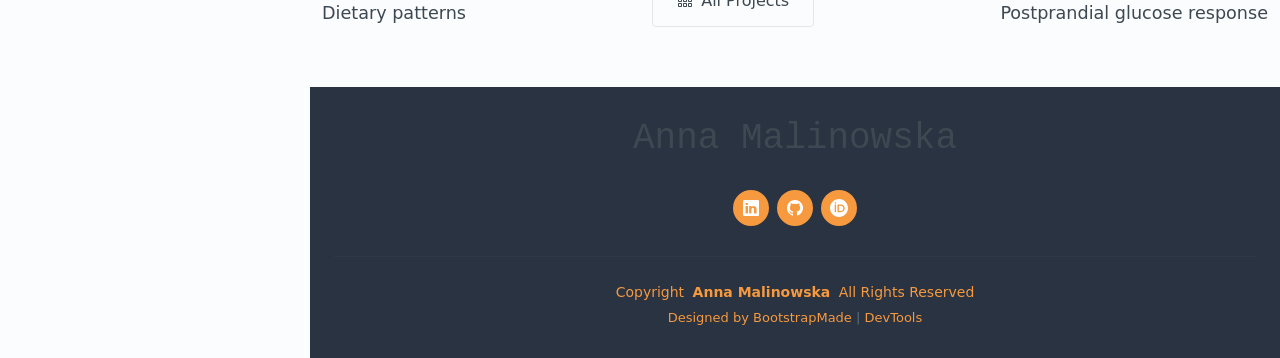
<file: MyPage/portfolio-details-microbiome.html>
<!DOCTYPE html>
<html lang="en">

<head>
  <meta charset="utf-8">
  <meta content="width=device-width, initial-scale=1.0" name="viewport">
  <title>Portfolio Details - MyPage Bootstrap Template</title>
  <meta name="description" content="">
  <meta name="keywords" content="">

  <!-- Favicons -->
  <link href="assets/img/favicon.png" rel="icon">
  <link href="assets/img/apple-touch-icon.png" rel="apple-touch-icon">

  <!-- Fonts -->
  <link href="https://fonts.googleapis.com" rel="preconnect">
  <link href="https://fonts.gstatic.com" rel="preconnect" crossorigin>
  <link href="https://fonts.googleapis.com/css2?family=Roboto:ital,wght@0,100;0,300;0,400;0,500;0,700;0,900;1,100;1,300;1,400;1,500;1,700;1,900&family=Raleway:ital,wght@0,100;0,200;0,300;0,400;0,500;0,600;0,700;0,800;0,900;1,100;1,200;1,300;1,400;1,500;1,600;1,700;1,800;1,900&family=Ubuntu:ital,wght@0,300;0,400;0,500;0,700;1,300;1,400;1,500;1,700&display=swap" rel="stylesheet">

  <!-- Vendor CSS Files -->
  <link href="assets/vendor/bootstrap/css/bootstrap.min.css" rel="stylesheet">
  <link href="assets/vendor/bootstrap-icons/bootstrap-icons.css" rel="stylesheet">
  <link href="assets/vendor/aos/aos.css" rel="stylesheet">
  <link href="assets/vendor/glightbox/css/glightbox.min.css" rel="stylesheet">
  <link href="assets/vendor/swiper/swiper-bundle.min.css" rel="stylesheet">

  <!-- Main CSS File -->
  <link href="assets/css/main.css" rel="stylesheet">

  <!-- =======================================================
  * Template Name: MyPage
  * Template URL: https://bootstrapmade.com/mypage-bootstrap-personal-template/
  * Updated: Sep 20 2025 with Bootstrap v5.3.8
  * Author: BootstrapMade.com
  * License: https://bootstrapmade.com/license/
  ======================================================== -->
</head>

<body class="portfolio-details-page">

  <header id="header" class="header dark-background d-flex flex-column justify-content-between">
    <i class="header-toggle d-xl-none bi bi-list"></i>

    <div class="header-top">
      <div class="profile-img">
        <img src="assets/img/profile/A.Malinowska_cropped.jpg" alt="" class="img-fluid">
      </div>

      <a href="index.html" class="logo d-flex align-items-center justify-content-center">
        <!-- Uncomment the line below if you also wish to use an image logo -->
        <!-- <img src="assets/img/logo.webp" alt=""> -->
        <h1 class="sitename">Anna M. Malinowska</h1>
      </a>

    </div>

    <nav id="navmenu" class="navmenu">
      <ul>
        <li><a href="index.html" class="active"><i class="bi bi-house navicon"></i>Home</a></li>
        <li><a href="#about"><i class="bi bi-person navicon"></i> About</a></li>
        <li><a href="#skills"><i class="bi bi-person-gear navicon"></i> Skills & Expertise</a></li>
        <li><a href="#resume"><i class="bi bi-file-earmark-text navicon"></i> Resume</a></li>
        <li><a href="#portfolio"><i class="bi bi-images navicon"></i><span>Portfolio</span></a></li>
        <li><a href="#contact"><i class="bi bi-envelope navicon"></i> Contact</a></li>
      </ul>
    </nav>

    <div class="social-links text-center">
      <a href="https://www.linkedin.com/in/anna-m-malinowska/" target="_blank" rel="noopener noreferrer" class="linkedin"><i class="bi bi-linkedin"></i></a>
      <a href="https://github.com/Anna-Mal" class="github" target="_blank" rel="noopener noreferrer"><i class="bi bi-github"></i></a>
      <a href="https://orcid.org/0000-0002-7402-1328" class="orcid" target="_blank">
    <img src="assets/img/ORCID-iD_icon_reversed_vector.svg" alt="ORCID" style="width:18px;height:18px;" target="_blank" rel="noopener noreferrer">
  </a>
    </div>
  </header>

  <main class="main">

    <!-- Page Title -->
    <div class="page-title light-background">
      <div class="container">
        <h1>Portfolio Details</h1>
        <nav class="breadcrumbs">
          <ol>
            <li><a href="index.html">Home</a></li>
            <li><a href="#portfolio">Portfolio</a></li>
            <li class="current">Portfolio Details</li>
          </ol>
        </nav>
      </div>
    </div><!-- End Page Title -->

    <!-- Portfolio Details Section -->
    <section id="portfolio-details" class="portfolio-details section">

      <div class="container" data-aos="fade-up" data-aos-delay="100">

        <div class="hero-section">
          <div class="row align-items-center">
            <div class="col-lg-6" data-aos="fade-right">
              <div class="project-header">
                <div class="project-meta">
                  <span class="category">Omics</span>
                  <span class="year">2025</span>
                </div>
                <h1 class="project-title">Amplicon sequencing tutorial: wetlands dataset</h1>
                <p class="project-summary">Tutorial-style project demonstrating key steps and analytical decisions in microbiome data analysis using 16S rRNA sequencing data.</p>
                <div class="project-tags">
                  <span class="tag">R Studio</span>
                  <span class="tag">Microbiota</span>
                  <span class="tag">Tutorial</span>
                </div>
              </div>
            </div>
            <div class="col-lg-6" data-aos="fade-left" data-aos-delay="200">
              <div class="hero-image">
                <img src="assets/img/portfolio/Microbiome_analysis_and_visualisation/tutorial_plot.jpg" alt="Microbiome analysis and visualisation" class="img-fluid" loading="lazy">
              </div>
            </div>
          </div>
        </div>

        <div class="content-section">
          <div class="row">
            <div class="col-lg-7" data-aos="fade-up" data-aos-delay="100">
              <div class="main-content">
                <h2>Project overview</h2>
                    <h5>Aim</h5>
                      <p>Demonstrate key analytical steps and decision points in microbiome data analysis using 16S rRNA sequencing data.</p>
                    <h5>Reusable Outputs</h5>
                        <p>Reproducible R Markdown pipeline for microbiome data analysis, including preprocessing, statistical analysis, and visualisation. Designed for adaptation to new datasets and similar study designs.</p>
                      <div class="overview-item highlight">
                    <h5>Key insights</h5>
                    <ul>
                      <li>Microbiome composition varied significantly across environmental gradients (depth and substrate).</li>
                      <li>Seasonal variation influenced both diversity and community structure.</li>
                      <li>Distinct microbial clusters were identified using ordination methods.</li>
                    </ul>
                </div>
              </div>
            </div>
            <div class="col-lg-4 offset-lg-1" data-aos="fade-up" data-aos-delay="200">
              <div class="project-specs">
                <div class="spec-item">
                  <h5>Data</h5>
                  <p>NG-Tax 2.0 processed 16S rRNA amplicon sequencing data from constructed wetlands experiment</p>
                </div>
                <div class="spec-item">
                  <h5>Methods</h5>
                  <p>Alpha & beta diversity, ordination (PCoA), compositional analysis, differential abundance</p>
                </div>
                <div class="spec-item">
                  <h5>Output</h5>
                  <p>
                  <a href="https://docs.m-unlock.nl/docs/tutorials/amplicon_tutorial.html#Downstream_analysis" target="_blank">
                      View full HTML report →
                  </a><br>
                  <a href="https://gitlab.com/m-unlock/m-unlock.gitlab.io/-/blob/main/docs/tutorials/amplicon_tutorial.Rmd?ref_type=heads" target="_blank">
                      View code on GitHub →
                  </a>
                </div>

              </div>
            </div>
          </div>
        </div>

        <div class="process-timeline" data-aos="fade-up" data-aos-delay="100">
          <div class="timeline-header">
            <h2>Analytical workflow</h2>
          </div>
          <div class="timeline-steps">
            <div class="timeline-item" data-aos="fade-up" data-aos-delay="150">
              <div class="step-marker">
                <span class="step-number">1</span>
              </div>
              <div class="step-content">
                <h4>Data preparation</h4>
                <p>Loading NG-Tax output and creating phyloseq object, inspecting parts of phyloseq object</p>
              </div>
            </div>
            <div class="timeline-item" data-aos="fade-up" data-aos-delay="200">
              <div class="step-marker">
                <span class="step-number">2</span>
              </div>
              <div class="step-content">
                <h4>Preprocessing steps</h4>
                <p>Cleaning and fixing taxonomy table, quality control, data normalization and transformation</p>
              </div>
            </div>
            <div class="timeline-item" data-aos="fade-up" data-aos-delay="250">
              <div class="step-marker">
                <span class="step-number">3</span>
              </div>
              <div class="step-content">
                <h4>Downstream analysis</h4>
                <p>Data exploration and composition visualization, alpha and beta diversity analysis, differential abundance testing (MaAsLin2 and LinDA)</p>
              </div>
            </div>
          </div>
        </div>

        <div class="tools-section" data-aos="fade-up" data-aos-delay="100">
          <div class="row align-items-center">
            <div class="col-lg-5">
              <h2>Tools &amp; Packages</h2>
              <p>The analysis of 16S rRNA amplicon sequencing data was performed using NG-Tax 2.0, while the downstream statistical analysis, visualisation, and reporting workflow were implemented in R Markdown.</p>
            </div>
            <div class="col-lg-6 offset-lg-1">
              <div class="tools-grid">
                <div class="tool-category" data-aos="fade-up" data-aos-delay="150">
                  <h5>Data handling</h5>
                  <div class="tool-list">
                    <span class="tool-item">phyloseq</span>
                    <span class="tool-item">microbiome</span>
                    <span class="tool-item">dplyr</span>
                    <span class="tool-item">stringr</span>
                  </div>
                </div>
                <div class="tool-category" data-aos="fade-up" data-aos-delay="200">
                  <h5>Statistics</h5>
                  <div class="tool-list">
                    <span class="tool-item">vegan</span>
                    <span class="tool-item">Maaslin2</span>
                    <span class="tool-item">MicrobiomeStat</span>
                    <span class="tool-item">rstatix</span>
                  </div>
                </div>
                <div class="tool-category" data-aos="fade-up" data-aos-delay="250">
                  <h5>Visualization</h5>
                  <div class="tool-list">
                    <span class="tool-item">ggplot2</span>
                    <span class="tool-item">microViz</span>
                    <span class="tool-item">RColorBrewer</span>
                    <span class="tool-item">ggsci</span>
                    <span class="tool-item">patchwork</span>
                    <span class="tool-item">ComplexHeatmap</span>
                    <span class="tool-item">ggVennDiagram</span>
                  </div>
                </div>
              </div>
            </div>
          </div>
        </div>


        <div class="additional-gallery" data-aos="fade-up" data-aos-delay="100">
          <div class="gallery-slider swiper init-swiper">
            <script type="application/json" class="swiper-config">
              {
                "loop": true,
                "speed": 600,
                "autoplay": {
                  "delay": 4000
                },
                "slidesPerView": 1,
                "spaceBetween": 30,
                "breakpoints": {
                  "768": {
                    "slidesPerView": 2
                  },
                  "1200": {
                    "slidesPerView": 3
                  }
                },
                "pagination": {
                  "el": ".swiper-pagination",
                  "type": "bullets",
                  "clickable": true
                }
              }
            </script>
            <div class="swiper-wrapper">
              <div class="swiper-slide">
                <img src="assets/img/portfolio/Microbiome_analysis_and_visualisation/alpha_div_wetlands.jpeg" alt="Microbiome analysis and visualisation" class="img-fluid glightbox" loading="lazy">
              </div>
              <div class="swiper-slide">
                <img src="assets/img/portfolio/Microbiome_analysis_and_visualisation/beta_div.jpeg" alt="Microbiome analysis and visualisation" class="img-fluid glightbox" loading="lazy">
              </div>
              <div class="swiper-slide">
                <img src="assets/img/portfolio/Microbiome_analysis_and_visualisation/exploratory_microbiome_wetlands.jpeg" alt="Microbiome analysis and visualisation" class="img-fluid glightbox" loading="lazy">
              </div>
              <div class="swiper-slide">
                <img src="assets/img/portfolio/Microbiome_analysis_and_visualisation/heatmap_wetlands.jpeg" alt="Microbiome analysis and visualisation" class="img-fluid glightbox" loading="lazy">
              </div>
              <div class="swiper-slide">
                <img src="assets/img/portfolio/Microbiome_analysis_and_visualisation/venn_wetlands.jpeg" alt="Microbiome analysis and visualisation" class="img-fluid glightbox" loading="lazy">
              </div>
            </div>
            <div class="swiper-pagination"></div>
          </div>
        </div>

        <div class="project-nav" data-aos="fade-up" data-aos-delay="100">
          <div class="nav-wrapper">
            <a href="#" class="nav-link prev-project">
              <div class="nav-content">
                <span class="nav-direction">← Previous</span>
                <span class="nav-title">Dietary patterns</span>
              </div>
            </a>
            <a href="#" class="nav-link all-projects">
              <i class="bi bi-grid-3x3-gap"></i>
              <span>All Projects</span>
            </a>
            <a href="#" class="nav-link next-project">
              <div class="nav-content">
                <span class="nav-direction">Next →</span>
                <span class="nav-title">Postprandial glucose response</span>
              </div>
            </a>
          </div>
        </div>

      </div>

    </section><!-- /Portfolio Details Section -->

  </main>

  <footer id="footer" class="footer light-background">
    <div class="container">
      <h3 class="sitename">Anna Malinowska</h3>
      <p></p>
      <div class="social-links d-flex justify-content-center">
        <a href="https://www.linkedin.com/in/anna-m-malinowska/" target="_blank" rel="noopener noreferrer" class="linkedin"><i class="bi bi-linkedin"></i></a>
        <a href="https://github.com/Anna-Mal" class="github" target="_blank" rel="noopener noreferrer"><i class="bi bi-github"></i></a>
        <a href="https://orcid.org/0000-0002-7402-1328" class="orcid" target="_blank">
    <img src="assets/img/ORCID-iD_icon_reversed_vector.svg" alt="ORCID" style="width:18px;height:18px;" target="_blank" rel="noopener noreferrer">
      </div>
      <div class="container">
        <div class="copyright">
          <span>Copyright</span> <strong class="px-1 sitename">Anna Malinowska</strong> <span>All Rights Reserved</span>
        </div>
        <div class="credits">
          <!-- All the links in the footer should remain intact. -->
          <!-- You can delete the links only if you've purchased the pro version. -->
          <!-- Licensing information: https://bootstrapmade.com/license/ -->
          <!-- Purchase the pro version with working PHP/AJAX contact form: [buy-url] -->
          Designed by <a href="https://bootstrapmade.com/">BootstrapMade</a> | <a href="https://bootstrapmade.com/tools/">DevTools</a>
        </div>
      </div>
    </div>
  </footer>

  <!-- Scroll Top -->
  <a href="#" id="scroll-top" class="scroll-top d-flex align-items-center justify-content-center"><i class="bi bi-arrow-up-short"></i></a>

  <!-- Preloader -->
  <div id="preloader"></div>

  <!-- Vendor JS Files -->
  <script src="assets/vendor/bootstrap/js/bootstrap.bundle.min.js"></script>
  <script src="assets/vendor/php-email-form/validate.js"></script>
  <script src="assets/vendor/aos/aos.js"></script>
  <script src="assets/vendor/purecounter/purecounter_vanilla.js"></script>
  <script src="assets/vendor/typed.js/typed.umd.js"></script>
  <script src="assets/vendor/waypoints/noframework.waypoints.js"></script>
  <script src="assets/vendor/imagesloaded/imagesloaded.pkgd.min.js"></script>
  <script src="assets/vendor/isotope-layout/isotope.pkgd.min.js"></script>
  <script src="assets/vendor/glightbox/js/glightbox.min.js"></script>
  <script src="assets/vendor/swiper/swiper-bundle.min.js"></script>

  <!-- Main JS File -->
  <script src="assets/js/main.js"></script>

</body>

</html>
</file>
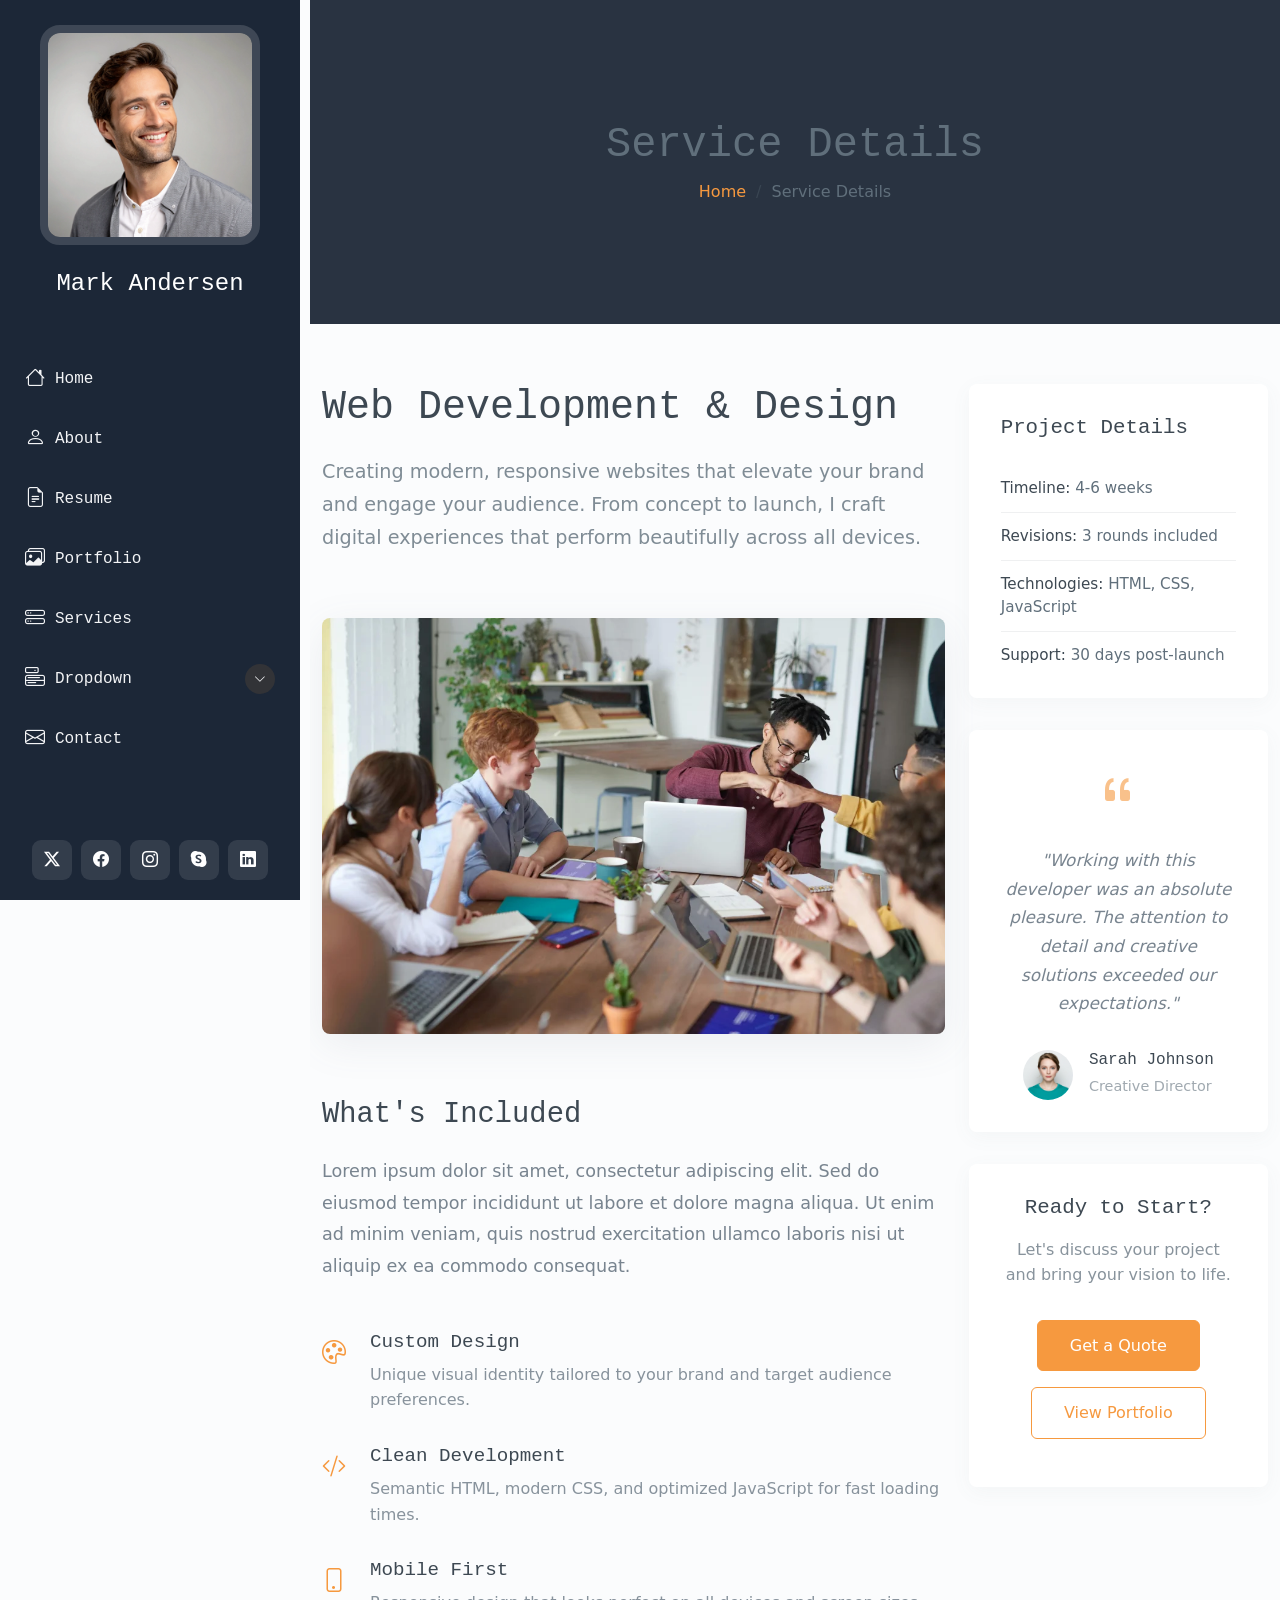
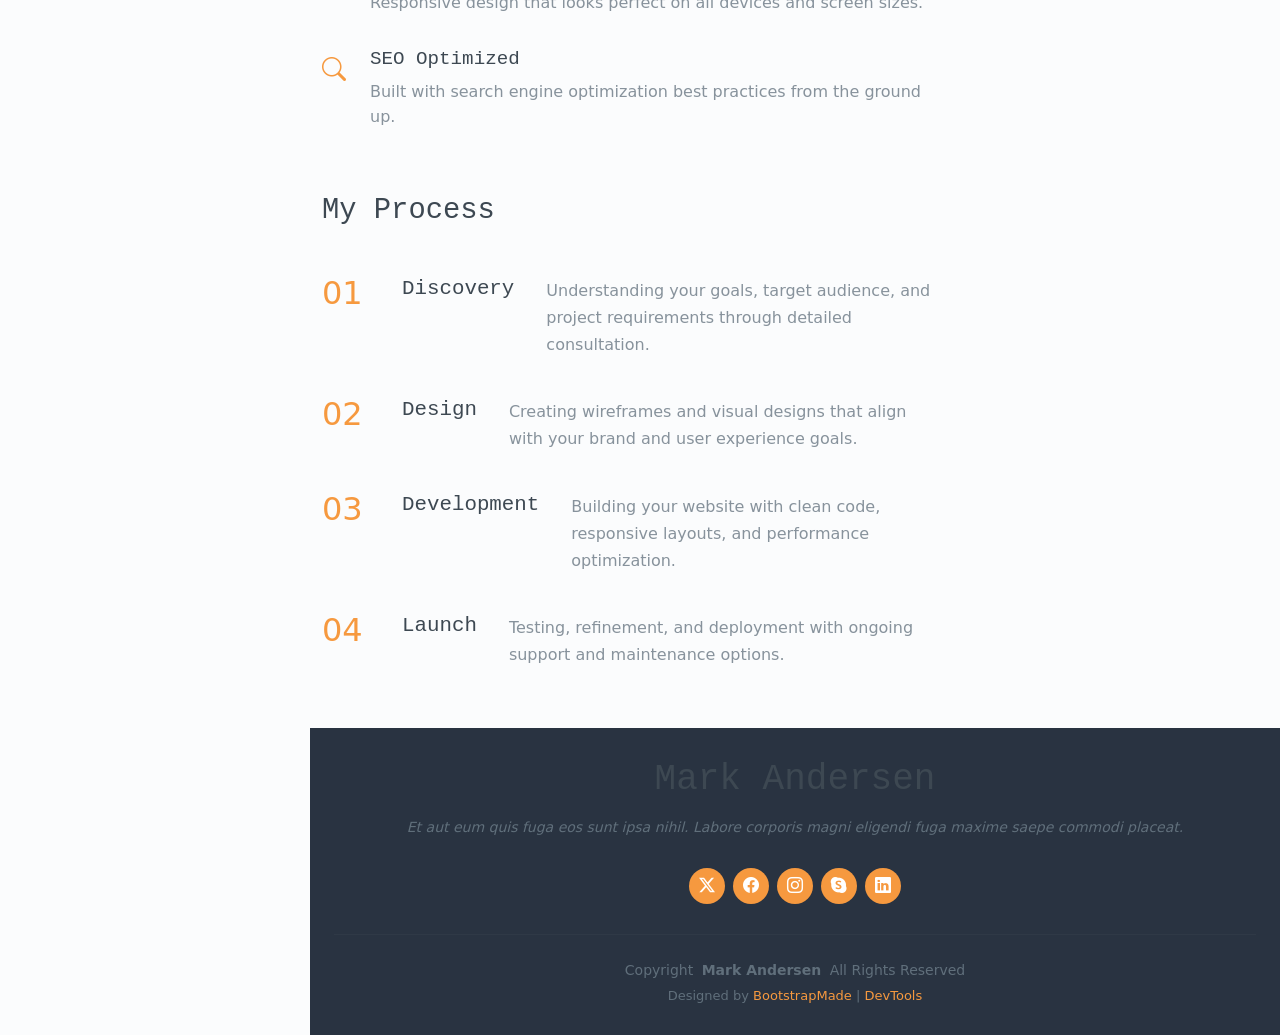
<file: MyPage/service-details.html>
<!DOCTYPE html>
<html lang="en">

<head>
  <meta charset="utf-8">
  <meta content="width=device-width, initial-scale=1.0" name="viewport">
  <title>Service Details - MyPage Bootstrap Template</title>
  <meta name="description" content="">
  <meta name="keywords" content="">

  <!-- Favicons -->
  <link href="assets/img/favicon.png" rel="icon">
  <link href="assets/img/apple-touch-icon.png" rel="apple-touch-icon">

  <!-- Fonts -->
  <link href="https://fonts.googleapis.com" rel="preconnect">
  <link href="https://fonts.gstatic.com" rel="preconnect" crossorigin>
  <link href="https://fonts.googleapis.com/css2?family=Roboto:ital,wght@0,100;0,300;0,400;0,500;0,700;0,900;1,100;1,300;1,400;1,500;1,700;1,900&family=Raleway:ital,wght@0,100;0,200;0,300;0,400;0,500;0,600;0,700;0,800;0,900;1,100;1,200;1,300;1,400;1,500;1,600;1,700;1,800;1,900&family=Ubuntu:ital,wght@0,300;0,400;0,500;0,700;1,300;1,400;1,500;1,700&display=swap" rel="stylesheet">

  <!-- Vendor CSS Files -->
  <link href="assets/vendor/bootstrap/css/bootstrap.min.css" rel="stylesheet">
  <link href="assets/vendor/bootstrap-icons/bootstrap-icons.css" rel="stylesheet">
  <link href="assets/vendor/aos/aos.css" rel="stylesheet">
  <link href="assets/vendor/glightbox/css/glightbox.min.css" rel="stylesheet">
  <link href="assets/vendor/swiper/swiper-bundle.min.css" rel="stylesheet">

  <!-- Main CSS File -->
  <link href="assets/css/main.css" rel="stylesheet">

  <!-- =======================================================
  * Template Name: MyPage
  * Template URL: https://bootstrapmade.com/mypage-bootstrap-personal-template/
  * Updated: Sep 20 2025 with Bootstrap v5.3.8
  * Author: BootstrapMade.com
  * License: https://bootstrapmade.com/license/
  ======================================================== -->
</head>

<body class="service-details-page">

  <header id="header" class="header dark-background d-flex flex-column justify-content-between">
    <i class="header-toggle d-xl-none bi bi-list"></i>

    <div class="header-top">
      <div class="profile-img">
        <img src="assets/img/profile/profile-square-14.webp" alt="" class="img-fluid">
      </div>

      <a href="index.html" class="logo d-flex align-items-center justify-content-center">
        <!-- Uncomment the line below if you also wish to use an image logo -->
        <!-- <img src="assets/img/logo.webp" alt=""> -->
        <h1 class="sitename">Mark Andersen</h1>
      </a>

    </div>

    <nav id="navmenu" class="navmenu">
      <ul>
        <li><a href="#hero"><i class="bi bi-house navicon"></i>Home</a></li>
        <li><a href="#about"><i class="bi bi-person navicon"></i> About</a></li>
        <li><a href="#resume"><i class="bi bi-file-earmark-text navicon"></i> Resume</a></li>
        <li><a href="#portfolio"><i class="bi bi-images navicon"></i> Portfolio</a></li>
        <li><a href="#services"><i class="bi bi-hdd-stack navicon"></i> Services</a></li>
        <li class="dropdown"><a href="#"><i class="bi bi-menu-button navicon"></i> <span>Dropdown</span> <i class="bi bi-chevron-down toggle-dropdown"></i></a>
          <ul>
            <li><a href="#">Dropdown 1</a></li>
            <li class="dropdown"><a href="#"><span>Deep Dropdown</span> <i class="bi bi-chevron-down toggle-dropdown"></i></a>
              <ul>
                <li><a href="#">Deep Dropdown 1</a></li>
                <li><a href="#">Deep Dropdown 2</a></li>
                <li><a href="#">Deep Dropdown 3</a></li>
                <li><a href="#">Deep Dropdown 4</a></li>
                <li><a href="#">Deep Dropdown 5</a></li>
              </ul>
            </li>
            <li><a href="#">Dropdown 2</a></li>
            <li><a href="#">Dropdown 3</a></li>
            <li><a href="#">Dropdown 4</a></li>
          </ul>
        </li>
        <li><a href="#contact"><i class="bi bi-envelope navicon"></i> Contact</a></li>
      </ul>
    </nav>

    <div class="social-links text-center">
      <a href="#" class="twitter"><i class="bi bi-twitter-x"></i></a>
      <a href="#" class="facebook"><i class="bi bi-facebook"></i></a>
      <a href="#" class="instagram"><i class="bi bi-instagram"></i></a>
      <a href="#" class="google-plus"><i class="bi bi-skype"></i></a>
      <a href="#" class="linkedin"><i class="bi bi-linkedin"></i></a>
    </div>
  </header>

  <main class="main">

    <!-- Page Title -->
    <div class="page-title light-background">
      <div class="container">
        <h1>Service Details</h1>
        <nav class="breadcrumbs">
          <ol>
            <li><a href="index.html">Home</a></li>
            <li class="current">Service Details</li>
          </ol>
        </nav>
      </div>
    </div><!-- End Page Title -->

    <!-- Service Details Section -->
    <section id="service-details" class="service-details section">

      <div class="container" data-aos="fade-up" data-aos-delay="100">

        <div class="row gy-5">

          <div class="col-lg-8">

            <div class="service-content">

              <div class="service-hero" data-aos="fade-up" data-aos-delay="200">
                <h2>Web Development &amp; Design</h2>
                <p class="lead">Creating modern, responsive websites that elevate your brand and engage your audience. From concept to launch, I craft digital experiences that perform beautifully across all devices.</p>
              </div>

              <div class="service-image" data-aos="zoom-in" data-aos-delay="300">
                <img src="assets/img/services/services-3.webp" alt="Web Development" class="img-fluid">
              </div>

              <div class="service-description" data-aos="fade-up" data-aos-delay="400">
                <h3>What's Included</h3>
                <p>Lorem ipsum dolor sit amet, consectetur adipiscing elit. Sed do eiusmod tempor incididunt ut labore et dolore magna aliqua. Ut enim ad minim veniam, quis nostrud exercitation ullamco laboris nisi ut aliquip ex ea commodo consequat.</p>

                <div class="features-list">
                  <div class="feature-item">
                    <i class="bi bi-palette"></i>
                    <div>
                      <h4>Custom Design</h4>
                      <p>Unique visual identity tailored to your brand and target audience preferences.</p>
                    </div>
                  </div>
                  <div class="feature-item">
                    <i class="bi bi-code-slash"></i>
                    <div>
                      <h4>Clean Development</h4>
                      <p>Semantic HTML, modern CSS, and optimized JavaScript for fast loading times.</p>
                    </div>
                  </div>
                  <div class="feature-item">
                    <i class="bi bi-phone"></i>
                    <div>
                      <h4>Mobile First</h4>
                      <p>Responsive design that looks perfect on all devices and screen sizes.</p>
                    </div>
                  </div>
                  <div class="feature-item">
                    <i class="bi bi-search"></i>
                    <div>
                      <h4>SEO Optimized</h4>
                      <p>Built with search engine optimization best practices from the ground up.</p>
                    </div>
                  </div>
                </div>
              </div>

              <div class="process-section" data-aos="fade-up" data-aos-delay="500">
                <h3>My Process</h3>
                <div class="process-steps">
                  <div class="step">
                    <div class="step-number">01</div>
                    <h4>Discovery</h4>
                    <p>Understanding your goals, target audience, and project requirements through detailed consultation.</p>
                  </div>
                  <div class="step">
                    <div class="step-number">02</div>
                    <h4>Design</h4>
                    <p>Creating wireframes and visual designs that align with your brand and user experience goals.</p>
                  </div>
                  <div class="step">
                    <div class="step-number">03</div>
                    <h4>Development</h4>
                    <p>Building your website with clean code, responsive layouts, and performance optimization.</p>
                  </div>
                  <div class="step">
                    <div class="step-number">04</div>
                    <h4>Launch</h4>
                    <p>Testing, refinement, and deployment with ongoing support and maintenance options.</p>
                  </div>
                </div>
              </div>

            </div>

          </div>

          <div class="col-lg-4">

            <div class="service-sidebar">

              <div class="service-info" data-aos="fade-up" data-aos-delay="600">
                <h4>Project Details</h4>
                <ul class="info-list">
                  <li><strong>Timeline:</strong> 4-6 weeks</li>
                  <li><strong>Revisions:</strong> 3 rounds included</li>
                  <li><strong>Technologies:</strong> HTML, CSS, JavaScript</li>
                  <li><strong>Support:</strong> 30 days post-launch</li>
                </ul>
              </div>

              <div class="testimonial-block" data-aos="fade-up" data-aos-delay="700">
                <div class="quote-icon">
                  <i class="bi bi-quote"></i>
                </div>
                <blockquote>
                  "Working with this developer was an absolute pleasure. The attention to detail and creative solutions exceeded our expectations."
                </blockquote>
                <div class="testimonial-author">
                  <img src="assets/img/person/person-f-3.webp" alt="Client" class="author-image">
                  <div class="author-info">
                    <h5>Sarah Johnson</h5>
                    <span>Creative Director</span>
                  </div>
                </div>
              </div>

              <div class="cta-block" data-aos="fade-up" data-aos-delay="800">
                <h4>Ready to Start?</h4>
                <p>Let's discuss your project and bring your vision to life.</p>
                <a href="#" class="btn btn-primary">Get a Quote</a>
                <a href="#" class="btn btn-outline">View Portfolio</a>
              </div>

            </div>

          </div>

        </div>

      </div>

    </section><!-- /Service Details Section -->

  </main>

  <footer id="footer" class="footer light-background">
    <div class="container">
      <h3 class="sitename">Mark Andersen</h3>
      <p>Et aut eum quis fuga eos sunt ipsa nihil. Labore corporis magni eligendi fuga maxime saepe commodi placeat.</p>
      <div class="social-links d-flex justify-content-center">
        <a href=""><i class="bi bi-twitter-x"></i></a>
        <a href=""><i class="bi bi-facebook"></i></a>
        <a href=""><i class="bi bi-instagram"></i></a>
        <a href=""><i class="bi bi-skype"></i></a>
        <a href=""><i class="bi bi-linkedin"></i></a>
      </div>
      <div class="container">
        <div class="copyright">
          <span>Copyright</span> <strong class="px-1 sitename">Mark Andersen</strong> <span>All Rights Reserved</span>
        </div>
        <div class="credits">
          <!-- All the links in the footer should remain intact. -->
          <!-- You can delete the links only if you've purchased the pro version. -->
          <!-- Licensing information: https://bootstrapmade.com/license/ -->
          <!-- Purchase the pro version with working PHP/AJAX contact form: [buy-url] -->
          Designed by <a href="https://bootstrapmade.com/">BootstrapMade</a> | <a href="https://bootstrapmade.com/tools/">DevTools</a>
        </div>
      </div>
    </div>
  </footer>

  <!-- Scroll Top -->
  <a href="#" id="scroll-top" class="scroll-top d-flex align-items-center justify-content-center"><i class="bi bi-arrow-up-short"></i></a>

  <!-- Preloader -->
  <div id="preloader"></div>

  <!-- Vendor JS Files -->
  <script src="assets/vendor/bootstrap/js/bootstrap.bundle.min.js"></script>
  <script src="assets/vendor/php-email-form/validate.js"></script>
  <script src="assets/vendor/aos/aos.js"></script>
  <script src="assets/vendor/purecounter/purecounter_vanilla.js"></script>
  <script src="assets/vendor/typed.js/typed.umd.js"></script>
  <script src="assets/vendor/waypoints/noframework.waypoints.js"></script>
  <script src="assets/vendor/imagesloaded/imagesloaded.pkgd.min.js"></script>
  <script src="assets/vendor/isotope-layout/isotope.pkgd.min.js"></script>
  <script src="assets/vendor/glightbox/js/glightbox.min.js"></script>
  <script src="assets/vendor/swiper/swiper-bundle.min.js"></script>

  <!-- Main JS File -->
  <script src="assets/js/main.js"></script>

</body>

</html>
</file>
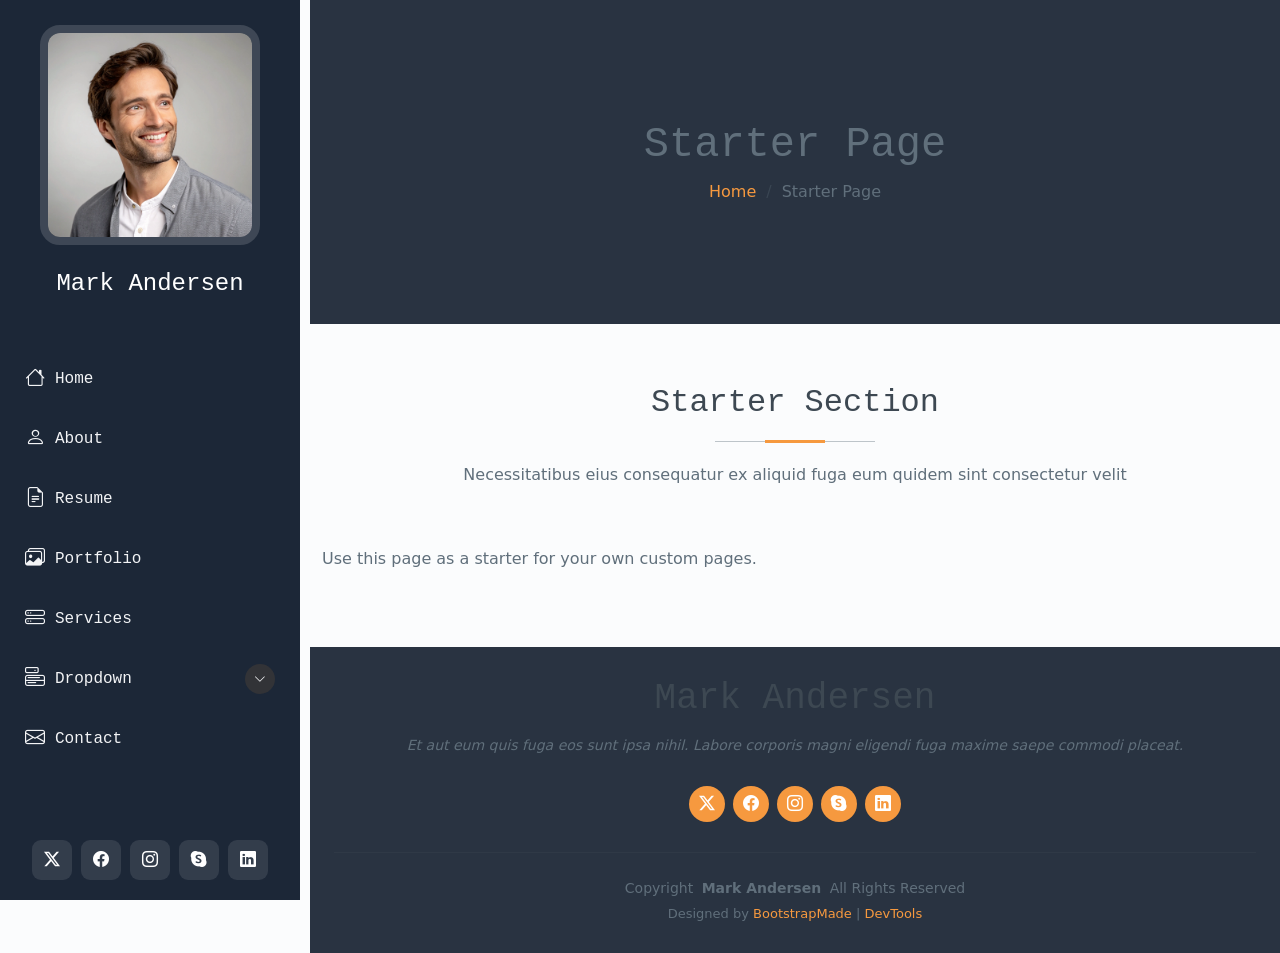
<file: MyPage/starter-page.html>
<!DOCTYPE html>
<html lang="en">

<head>
  <meta charset="utf-8">
  <meta content="width=device-width, initial-scale=1.0" name="viewport">
  <title>Starter Page - MyPage Bootstrap Template</title>
  <meta name="description" content="">
  <meta name="keywords" content="">

  <!-- Favicons -->
  <link href="assets/img/favicon.png" rel="icon">
  <link href="assets/img/apple-touch-icon.png" rel="apple-touch-icon">

  <!-- Fonts -->
  <link href="https://fonts.googleapis.com" rel="preconnect">
  <link href="https://fonts.gstatic.com" rel="preconnect" crossorigin>
  <link href="https://fonts.googleapis.com/css2?family=Roboto:ital,wght@0,100;0,300;0,400;0,500;0,700;0,900;1,100;1,300;1,400;1,500;1,700;1,900&family=Raleway:ital,wght@0,100;0,200;0,300;0,400;0,500;0,600;0,700;0,800;0,900;1,100;1,200;1,300;1,400;1,500;1,600;1,700;1,800;1,900&family=Ubuntu:ital,wght@0,300;0,400;0,500;0,700;1,300;1,400;1,500;1,700&display=swap" rel="stylesheet">

  <!-- Vendor CSS Files -->
  <link href="assets/vendor/bootstrap/css/bootstrap.min.css" rel="stylesheet">
  <link href="assets/vendor/bootstrap-icons/bootstrap-icons.css" rel="stylesheet">
  <link href="assets/vendor/aos/aos.css" rel="stylesheet">
  <link href="assets/vendor/glightbox/css/glightbox.min.css" rel="stylesheet">
  <link href="assets/vendor/swiper/swiper-bundle.min.css" rel="stylesheet">

  <!-- Main CSS File -->
  <link href="assets/css/main.css" rel="stylesheet">

  <!-- =======================================================
  * Template Name: MyPage
  * Template URL: https://bootstrapmade.com/mypage-bootstrap-personal-template/
  * Updated: Sep 20 2025 with Bootstrap v5.3.8
  * Author: BootstrapMade.com
  * License: https://bootstrapmade.com/license/
  ======================================================== -->
</head>

<body class="starter-page-page">

  <header id="header" class="header dark-background d-flex flex-column justify-content-between">
    <i class="header-toggle d-xl-none bi bi-list"></i>

    <div class="header-top">
      <div class="profile-img">
        <img src="assets/img/profile/profile-square-14.webp" alt="" class="img-fluid">
      </div>

      <a href="index.html" class="logo d-flex align-items-center justify-content-center">
        <!-- Uncomment the line below if you also wish to use an image logo -->
        <!-- <img src="assets/img/logo.webp" alt=""> -->
        <h1 class="sitename">Mark Andersen</h1>
      </a>

    </div>

    <nav id="navmenu" class="navmenu">
      <ul>
        <li><a href="#hero"><i class="bi bi-house navicon"></i>Home</a></li>
        <li><a href="#about"><i class="bi bi-person navicon"></i> About</a></li>
        <li><a href="#resume"><i class="bi bi-file-earmark-text navicon"></i> Resume</a></li>
        <li><a href="#portfolio"><i class="bi bi-images navicon"></i> Portfolio</a></li>
        <li><a href="#services"><i class="bi bi-hdd-stack navicon"></i> Services</a></li>
        <li class="dropdown"><a href="#"><i class="bi bi-menu-button navicon"></i> <span>Dropdown</span> <i class="bi bi-chevron-down toggle-dropdown"></i></a>
          <ul>
            <li><a href="#">Dropdown 1</a></li>
            <li class="dropdown"><a href="#"><span>Deep Dropdown</span> <i class="bi bi-chevron-down toggle-dropdown"></i></a>
              <ul>
                <li><a href="#">Deep Dropdown 1</a></li>
                <li><a href="#">Deep Dropdown 2</a></li>
                <li><a href="#">Deep Dropdown 3</a></li>
                <li><a href="#">Deep Dropdown 4</a></li>
                <li><a href="#">Deep Dropdown 5</a></li>
              </ul>
            </li>
            <li><a href="#">Dropdown 2</a></li>
            <li><a href="#">Dropdown 3</a></li>
            <li><a href="#">Dropdown 4</a></li>
          </ul>
        </li>
        <li><a href="#contact"><i class="bi bi-envelope navicon"></i> Contact</a></li>
      </ul>
    </nav>

    <div class="social-links text-center">
      <a href="#" class="twitter"><i class="bi bi-twitter-x"></i></a>
      <a href="#" class="facebook"><i class="bi bi-facebook"></i></a>
      <a href="#" class="instagram"><i class="bi bi-instagram"></i></a>
      <a href="#" class="google-plus"><i class="bi bi-skype"></i></a>
      <a href="#" class="linkedin"><i class="bi bi-linkedin"></i></a>
    </div>
  </header>

  <main class="main">

    <!-- Page Title -->
    <div class="page-title light-background">
      <div class="container">
        <h1>Starter Page</h1>
        <nav class="breadcrumbs">
          <ol>
            <li><a href="index.html">Home</a></li>
            <li class="current">Starter Page</li>
          </ol>
        </nav>
      </div>
    </div><!-- End Page Title -->

    <!-- Starter Section Section -->
    <section id="starter-section" class="starter-section section">

      <!-- Section Title -->
      <div class="container section-title" data-aos="fade-up">
        <h2>Starter Section</h2>
        <p>Necessitatibus eius consequatur ex aliquid fuga eum quidem sint consectetur velit</p>
      </div><!-- End Section Title -->

      <div class="container" data-aos="fade-up">
        <p>Use this page as a starter for your own custom pages.</p>
      </div>

    </section><!-- /Starter Section Section -->

  </main>

  <footer id="footer" class="footer light-background">
    <div class="container">
      <h3 class="sitename">Mark Andersen</h3>
      <p>Et aut eum quis fuga eos sunt ipsa nihil. Labore corporis magni eligendi fuga maxime saepe commodi placeat.</p>
      <div class="social-links d-flex justify-content-center">
        <a href=""><i class="bi bi-twitter-x"></i></a>
        <a href=""><i class="bi bi-facebook"></i></a>
        <a href=""><i class="bi bi-instagram"></i></a>
        <a href=""><i class="bi bi-skype"></i></a>
        <a href=""><i class="bi bi-linkedin"></i></a>
      </div>
      <div class="container">
        <div class="copyright">
          <span>Copyright</span> <strong class="px-1 sitename">Mark Andersen</strong> <span>All Rights Reserved</span>
        </div>
        <div class="credits">
          <!-- All the links in the footer should remain intact. -->
          <!-- You can delete the links only if you've purchased the pro version. -->
          <!-- Licensing information: https://bootstrapmade.com/license/ -->
          <!-- Purchase the pro version with working PHP/AJAX contact form: [buy-url] -->
          Designed by <a href="https://bootstrapmade.com/">BootstrapMade</a> | <a href="https://bootstrapmade.com/tools/">DevTools</a>
        </div>
      </div>
    </div>
  </footer>

  <!-- Scroll Top -->
  <a href="#" id="scroll-top" class="scroll-top d-flex align-items-center justify-content-center"><i class="bi bi-arrow-up-short"></i></a>

  <!-- Preloader -->
  <div id="preloader"></div>

  <!-- Vendor JS Files -->
  <script src="assets/vendor/bootstrap/js/bootstrap.bundle.min.js"></script>
  <script src="assets/vendor/php-email-form/validate.js"></script>
  <script src="assets/vendor/aos/aos.js"></script>
  <script src="assets/vendor/purecounter/purecounter_vanilla.js"></script>
  <script src="assets/vendor/typed.js/typed.umd.js"></script>
  <script src="assets/vendor/waypoints/noframework.waypoints.js"></script>
  <script src="assets/vendor/imagesloaded/imagesloaded.pkgd.min.js"></script>
  <script src="assets/vendor/isotope-layout/isotope.pkgd.min.js"></script>
  <script src="assets/vendor/glightbox/js/glightbox.min.js"></script>
  <script src="assets/vendor/swiper/swiper-bundle.min.js"></script>

  <!-- Main JS File -->
  <script src="assets/js/main.js"></script>

</body>

</html>
</file>
<file: assets/css/main.css>
/**
* Template Name: MyPage
* Template URL: https://bootstrapmade.com/mypage-bootstrap-personal-template/
* Updated: Sep 20 2025 with Bootstrap v5.3.8
* Author: BootstrapMade.com
* License: https://bootstrapmade.com/license/
*/

/*--------------------------------------------------------------
# Font & Color Variables
# Help: https://bootstrapmade.com/color-system/
--------------------------------------------------------------*/
/* Fonts */
:root {
  --default-font: "Work Sans",  system-ui, -apple-system, "Segoe UI", Roboto, "Helvetica Neue", Arial, "Noto Sans", "Liberation Sans", sans-serif, "Apple Color Emoji", "Segoe UI Emoji", "Segoe UI Symbol", "Noto Color Emoji";
  --heading-font: "Courier New",  sans-serif;
  --nav-font: "Courier New",  sans-serif;
}

/* Global Colors - The following color variables are used throughout the website. Updating them here will change the color scheme of the entire website */
:root { 
  --background-color: #fbfcfd; /* Background color for the entire website, including individual sections */
  --default-color: #606f7b; /* Default color used for the majority of the text content across the entire website */
  --heading-color: #3d4852; /* Color for headings, subheadings and title throughout the website */
  --accent-color: #f6993f; /* Accent color that represents your brand on the website. It's used for buttons, links, and other elements that need to stand out */
  --surface-color: #ffffff; /* The surface color is used as a background of boxed elements within sections, such as cards, icon boxes, or other elements that require a visual separation from the global background. */
  --contrast-color: #ffffff; /* Contrast color for text, ensuring readability against backgrounds of accent, heading, or default colors. */
}

/* Nav Menu Colors - The following color variables are used specifically for the navigation menu. They are separate from the global colors to allow for more customization options */
:root {
  --nav-color: #f3f4f6;  /* The default color of the main navmenu links */
  --nav-hover-color: #f6993f; /* Applied to main navmenu links when they are hovered over or active */
  --nav-mobile-background-color: #3d4852; /* Used as the background color for mobile navigation menu */
  --nav-dropdown-background-color: #3d4852; /* Used as the background color for dropdown items that appear when hovering over primary navigation items */
  --nav-dropdown-color: #f3f4f6; /* Used for navigation links of the dropdown items in the navigation menu. */
  --nav-dropdown-hover-color: #f6993f; /* Similar to --nav-hover-color, this color is applied to dropdown navigation links when they are hovered over. */
}

/* Color Presets - These classes override global colors when applied to any section or element, providing reuse of the sam color scheme. */

.light-background {
  --background-color: #293341;
  --surface-color: #4b607f;
}

.dark-background {
  --background-color: #1c2737;
  --default-color: #ffffff;
  --heading-color: #ffffff;
  --surface-color: #151f2b;
  --contrast-color: #ffffff;
}

/* Smooth scroll */
:root {
  scroll-behavior: smooth;
}

/*--------------------------------------------------------------
# General Styling & Shared Classes
--------------------------------------------------------------*/
body {
  color: var(--default-color);
  background-color: var(--background-color);
  font-family: var(--default-font);
}

a {
  color: var(--accent-color);
  text-decoration: none;
  transition: 0.3s;
}

a:hover {
  color: color-mix(in srgb, var(--accent-color), transparent 25%);
  text-decoration: none;
}

h1,
h2,
h3,
h4,
h5,
h6 {
  color: var(--heading-color);
  font-family: var(--heading-font);
}

/* PHP Email Form Messages
------------------------------*/
.php-email-form .error-message {
  display: none;
  background: #df1529;
  color: #ffffff;
  text-align: left;
  padding: 15px;
  margin-bottom: 24px;
  font-weight: 600;
}

.php-email-form .sent-message {
  display: none;
  color: #ffffff;
  background: #059652;
  text-align: center;
  padding: 15px;
  margin-bottom: 24px;
  font-weight: 600;
}

.php-email-form .loading {
  display: none;
  background: var(--surface-color);
  text-align: center;
  padding: 15px;
  margin-bottom: 24px;
}

.php-email-form .loading:before {
  content: "";
  display: inline-block;
  border-radius: 50%;
  width: 24px;
  height: 24px;
  margin: 0 10px -6px 0;
  border: 3px solid var(--accent-color);
  border-top-color: var(--surface-color);
  animation: php-email-form-loading 1s linear infinite;
}

@keyframes php-email-form-loading {
  0% {
    transform: rotate(0deg);
  }

  100% {
    transform: rotate(360deg);
  }
}

/*--------------------------------------------------------------
# Global Header
--------------------------------------------------------------*/
.header {
  color: var(--default-color);
  background-color: var(--background-color);
  position: fixed;
  top: 0;
  left: 0;
  bottom: 0;
  padding: 0 15px;
  width: 300px;
  transition: all ease-in-out 0.3s;
  overflow-y: auto;
  z-index: 997;
}

.header .profile-img img {
  margin: 25px auto;
  display: block;
  border-radius: 20px;
  max-width: 220px;
  border: 8px solid color-mix(in srgb, var(--default-color), transparent 85%);
}

.header .logo {
  line-height: 1;
}

.header .logo img {
  max-height: 32px;
  margin-right: 8px;
}

.header .logo h1 {
  font-size: 24px;
  margin: 0;
  font-weight: 300;
  color: var(--heading-color);
}

.header .social-links {
  margin: 0 0 20px 0;
}

.header .social-links a {
  font-size: 16px;
  display: inline-flex;
  align-items: center;
  justify-content: center;
  background: color-mix(in srgb, var(--default-color), transparent 90%);
  color: var(--default-color);
  margin: 0 2px;
  border-radius: 9px;
  text-align: center;
  width: 40px;
  height: 40px;
  transition: 0.3s;
}

.header .social-links a:hover {
  color: var(--contrast-color);
  background: var(--accent-color);
}

@media (min-width: 1200px) {

  .header~main,
  .header~#footer {
    margin-left: 310px;
  }
}

@media (max-width: 1199px) {
  .header {
    left: -100%;
  }
}

.header.header-show {
  left: 0;
}

.header .header-toggle {
  color: var(--background-color);
  background-color: var(--accent-color);
  font-size: 22px;
  display: flex;
  align-items: center;
  justify-content: center;
  width: 40px;
  height: 40px;
  border-radius: 9px;
  cursor: pointer;
  position: fixed;
  top: 15px;
  right: 15px;
  z-index: 9999;
  transition: 0.3s;
}

.header .header-toggle:hover {
  background-color: color-mix(in srgb, var(--accent-color) 90%, black 15%);
}

/*--------------------------------------------------------------
# Navigation Menu
--------------------------------------------------------------*/
.mobile-nav-toggle {
  display: none;
}

.navmenu {
  padding: 0;
  z-index: 9997;
  flex: 1;
  display: flex;
  align-items: center;
}

.navmenu ul {
  list-style: none;
  padding: 0 0 20px 0;
  margin: 0;
  width: 100%;
}

.navmenu a,
.navmenu a:focus {
  color: var(--nav-color);
  padding: 15px 10px;
  font-family: var(--nav-font);
  font-size: 16px;
  font-weight: 400;
  display: flex;
  align-items: center;
  white-space: nowrap;
  transition: 0.3s;
  width: 100%;
}

.navmenu a .navicon,
.navmenu a:focus .navicon {
  font-size: 20px;
  margin-right: 10px;
}

.navmenu a .toggle-dropdown,
.navmenu a:focus .toggle-dropdown {
  font-size: 12px;
  line-height: 0;
  margin-left: auto;
  width: 30px;
  height: 30px;
  display: flex;
  align-items: center;
  justify-content: center;
  border-radius: 50%;
  transition: 0.3s;
  flex-shrink: 0;
  background-color: color-mix(in srgb, var(--accent-color), transparent 90%);
}

.navmenu a .toggle-dropdown:hover,
.navmenu a:focus .toggle-dropdown:hover {
  background-color: var(--accent-color);
  color: var(--contrast-color);
}

.navmenu a:hover,
.navmenu .active,
.navmenu .active:focus {
  color: var(--nav-hover-color);
}

.navmenu a:hover .navicon,
.navmenu .active .navicon,
.navmenu .active:focus .navicon {
  color: var(--accent-color);
}

.navmenu .active .toggle-dropdown,
.navmenu .active:focus .toggle-dropdown {
  background-color: var(--accent-color);
  color: var(--contrast-color);
  transform: rotate(180deg);
}

.navmenu .dropdown {
  display: block;
}

.navmenu .dropdown a,
.navmenu .dropdown a:focus {
  color: --nav-dropdown-color;
}

.navmenu .dropdown a:hover,
.navmenu .dropdown .active,
.navmenu .dropdown .active:focus {
  color: var(--nav-dropdown-hover-color);
}

.navmenu .dropdown ul {
  position: static;
  display: none;
  z-index: 99;
  padding: 5px 10px;
  margin: 5px 10px;
  background-color: var(--nav-dropdown-background-color);
  border: 1px solid color-mix(in srgb, var(--default-color), transparent 90%);
  box-shadow: none;
  transition: all 0.5s ease-in-out;
}

.navmenu .dropdown ul ul {
  background-color: rgba(33, 37, 41, 0.1);
}

.navmenu .dropdown>.dropdown-active {
  display: block;
  background-color: rgba(33, 37, 41, 0.03);
}

/* Navigation badge */
.menu-badge {
  margin-left: 10px;
  color: var(--accent-color);
  font-size: 10px;
  font-weight: 600;
  line-height: 1;
  text-transform: uppercase;
  letter-spacing: 0.5px;
  flex-shrink: 0;
}

.navmenu a:hover .menu-badge,
.navmenu .active .menu-badge,
.navmenu .active:focus .menu-badge {
  color: var(--accent-color);
}

/*--------------------------------------------------------------
# Global Footer
--------------------------------------------------------------*/
.footer {
  color: var(--default-color);
  background-color: var(--background-color);
  font-size: 14px;
  text-align: center;
  padding: 30px 0;
  position: relative;
}

.footer h3 {
  font-size: 36px;
  font-weight: 300;
  position: relative;
  padding: 0;
  margin: 0 0 15px 0;
}

.footer p {
  font-size: 15;
  font-style: italic;
  padding: 0;
  margin: 0 0 30px 0;
}

.footer .social-links {
  margin: 0 0 30px 0;
}

.footer .social-links a {
  font-size: 16px;
  display: flex;
  align-items: center;
  justify-content: center;
  background: var(--accent-color);
  color: var(--contrast-color);
  line-height: 1;
  margin: 0 4px;
  border-radius: 50%;
  text-align: center;
  width: 36px;
  height: 36px;
  transition: 0.3s;
}

.footer .social-links a:hover {
  background: color-mix(in srgb, var(--accent-color), transparent 20%);
  text-decoration: none;
}

.footer .copyright {
  padding-top: 25px;
  border-top: 1px solid color-mix(in srgb, var(--default-color), transparent 90%);
}

.footer .credits {
  font-size: 13px;
  padding-top: 5px;
}

/*--------------------------------------------------------------
# Preloader
--------------------------------------------------------------*/
#preloader {
  position: fixed;
  inset: 0;
  z-index: 999999;
  overflow: hidden;
  background: var(--background-color);
  transition: all 0.6s ease-out;
}

#preloader:before {
  content: "";
  position: fixed;
  top: calc(50% - 30px);
  left: calc(50% - 30px);
  border: 6px solid #ffffff;
  border-color: var(--accent-color) transparent var(--accent-color) transparent;
  border-radius: 50%;
  width: 60px;
  height: 60px;
  animation: animate-preloader 1.5s linear infinite;
}

@keyframes animate-preloader {
  0% {
    transform: rotate(0deg);
  }

  100% {
    transform: rotate(360deg);
  }
}

/*--------------------------------------------------------------
# Scroll Top Button
--------------------------------------------------------------*/
.scroll-top {
  position: fixed;
  visibility: hidden;
  opacity: 0;
  right: 15px;
  bottom: -15px;
  z-index: 99999;
  background-color: var(--accent-color);
  width: 44px;
  height: 44px;
  border-radius: 50px;
  transition: all 0.4s;
}

.scroll-top i {
  font-size: 24px;
  color: var(--contrast-color);
  line-height: 0;
}

.scroll-top:hover {
  background-color: color-mix(in srgb, var(--accent-color), transparent 20%);
  color: var(--contrast-color);
}

.scroll-top.active {
  visibility: visible;
  opacity: 1;
  bottom: 15px;
}

/*--------------------------------------------------------------
# Disable aos animation delay on mobile devices
--------------------------------------------------------------*/
@media screen and (max-width: 768px) {
  [data-aos-delay] {
    transition-delay: 0 !important;
  }
}

/*--------------------------------------------------------------
# Global Page Titles & Breadcrumbs
--------------------------------------------------------------*/
.page-title {
  color: var(--default-color);
  background-color: var(--background-color);
  padding: 120px 0;
  text-align: center;
  position: relative;
}

.page-title h1 {
  font-size: 42px;
  color: var(--default-color);
  font-weight: 300;
  margin-bottom: 10px;
}

.page-title .breadcrumbs ol {
  display: flex;
  flex-wrap: wrap;
  list-style: none;
  justify-content: center;
  color: var(--default-color);
  padding: 0;
  margin: 0;
  font-size: 16px;
  font-weight: 300;
}

.page-title .breadcrumbs ol li+li {
  padding-left: 10px;
}

.page-title .breadcrumbs ol li+li::before {
  content: "/";
  display: inline-block;
  padding-right: 10px;
  color: color-mix(in srgb, var(--default-color), transparent 70%);
}

/*--------------------------------------------------------------
# Global Sections
--------------------------------------------------------------*/
section,
.section {
  color: var(--default-color);
  background-color: var(--background-color);
  padding: 60px 0;
  overflow: clip;
}

/*--------------------------------------------------------------
# Global Section Titles
--------------------------------------------------------------*/
.section-title {
  text-align: center;
  padding-bottom: 60px;
  position: relative;
}

.section-title h2 {
  font-size: 32px;
  font-weight: 300;
  margin-bottom: 20px;
  padding-bottom: 20px;
  position: relative;
}

.section-title h2:before {
  content: "";
  position: absolute;
  display: block;
  width: 160px;
  height: 1px;
  background: color-mix(in srgb, var(--default-color), transparent 60%);
  left: 0;
  right: 0;
  bottom: 1px;
  margin: auto;
}

.section-title h2::after {
  content: "";
  position: absolute;
  display: block;
  width: 60px;
  height: 3px;
  background: var(--accent-color);
  left: 0;
  right: 0;
  bottom: 0;
  margin: auto;
}

.section-title p {
  margin-bottom: 0;
}

/*--------------------------------------------------------------
# Hero Section
--------------------------------------------------------------*/
.hero {
  padding: 120px 0;
  min-height: 100vh;
  display: flex;
  align-items: center;
  position: relative;
  overflow: hidden;
}

.hero .container {
  position: relative;
  z-index: 2;
  padding: 80px 15px;
}

.hero .hero-content h1 {
  font-size: 3.5rem;
  font-weight: 300;
  line-height: 1.2;
  margin-bottom: 2rem;
  color: var(--heading-color);
}

.hero .hero-content h1 .accent-text {
  color: var(--accent-color);
  font-weight: 400;
  position: relative;
}

.hero .hero-content h1 .accent-text::after {
  content: "";
  position: absolute;
  bottom: -8px;
  left: 0;
  width: 100%;
  height: 2px;
  background: linear-gradient(90deg, var(--accent-color), color-mix(in srgb, var(--accent-color), transparent 50%));
}

@media (max-width: 992px) {
  .hero .hero-content h1 {
    font-size: 2.8rem;
  }
}

@media (max-width: 768px) {
  .hero .hero-content h1 {
    font-size: 2.2rem;
  }
}

.hero .hero-content .hero-description {
  font-size: 1.125rem;
  line-height: 1.8;
  color: color-mix(in srgb, var(--default-color), transparent 20%);
  margin-bottom: 3rem;
  max-width: 90%;
}

@media (max-width: 768px) {
  .hero .hero-content .hero-description {
    font-size: 1rem;
    max-width: 100%;
  }
}

.hero .hero-content .hero-actions {
  display: flex;
  gap: 1.5rem;
  margin-bottom: 4rem;
}

@media (max-width: 576px) {
  .hero .hero-content .hero-actions {
    flex-direction: column;
    gap: 1rem;
  }
}

.hero .hero-content .hero-actions .btn-primary {
  padding: 14px 32px;
  background: var(--accent-color);
  color: var(--contrast-color);
  border-radius: 6px;
  font-weight: 500;
  text-decoration: none;
  transition: all 0.3s ease;
  border: 2px solid var(--accent-color);
}

.hero .hero-content .hero-actions .btn-primary:hover {
  background: color-mix(in srgb, var(--accent-color), black 10%);
  border-color: color-mix(in srgb, var(--accent-color), black 10%);
  transform: translateY(-2px);
}

.hero .hero-content .hero-actions .btn-secondary {
  padding: 14px 32px;
  background: transparent;
  color: var(--heading-color);
  border-radius: 6px;
  font-weight: 500;
  text-decoration: none;
  transition: all 0.3s ease;
  border: 2px solid color-mix(in srgb, var(--default-color), transparent 80%);
}

.hero .hero-content .hero-actions .btn-secondary:hover {
  background: transparent;
  color: var(--accent-color);
  border-color: var(--accent-color);
  transform: translateY(-2px);
}

.hero .hero-content .hero-stats {
  display: flex;
  gap: 3rem;
}

@media (max-width: 768px) {
  .hero .hero-content .hero-stats {
    gap: 2rem;
  }
}

@media (max-width: 576px) {
  .hero .hero-content .hero-stats {
    flex-direction: column;
    gap: 1.5rem;
  }
}

.hero .hero-content .hero-stats .stat-item .stat-number {
  display: block;
  font-size: 2rem;
  font-weight: 600;
  color: var(--accent-color);
  line-height: 1;
}

.hero .hero-content .hero-stats .stat-item .stat-label {
  display: block;
  font-size: 0.875rem;
  color: color-mix(in srgb, var(--default-color), transparent 40%);
  margin-top: 0.5rem;
  font-weight: 400;
}

.hero .hero-image {
  position: relative;
}

.hero .hero-image .image-wrapper {
  position: relative;
  max-width: 500px;
  margin: 0 auto;
}

.hero .hero-image .image-wrapper .main-image {
  border-radius: 12px;
  box-shadow: 0 20px 60px color-mix(in srgb, var(--heading-color), transparent 85%);
  transition: transform 0.3s ease;
}

.hero .hero-image .image-wrapper .main-image:hover {
  transform: scale(1.02);
}

.hero .hero-image .image-wrapper .floating-card {
  position: absolute;
  background: var(--surface-color);
  padding: 1rem 1.5rem;
  border-radius: 8px;
  box-shadow: 0 10px 30px color-mix(in srgb, var(--heading-color), transparent 90%);
  display: flex;
  align-items: center;
  gap: 0.75rem;
  font-size: 0.875rem;
  font-weight: 500;
  color: var(--heading-color);
  transition: all 0.3s ease;
}

.hero .hero-image .image-wrapper .floating-card:hover {
  transform: translateY(-5px);
  box-shadow: 0 15px 40px color-mix(in srgb, var(--heading-color), transparent 85%);
}

.hero .hero-image .image-wrapper .floating-card i {
  font-size: 1.25rem;
  color: var(--accent-color);
}

.hero .hero-image .image-wrapper .floating-card.card-1 {
  top: 20%;
  left: -15%;
  z-index: 3;
}

@media (max-width: 992px) {
  .hero .hero-image .image-wrapper .floating-card.card-1 {
    left: -10%;
  }
}

@media (max-width: 768px) {
  .hero .hero-image .image-wrapper .floating-card.card-1 {
    left: 0;
    top: 10%;
  }
}

.hero .hero-image .image-wrapper .floating-card.card-2 {
  top: 60%;
  right: -15%;
  z-index: 3;
}

@media (max-width: 992px) {
  .hero .hero-image .image-wrapper .floating-card.card-2 {
    right: -10%;
  }
}

@media (max-width: 768px) {
  .hero .hero-image .image-wrapper .floating-card.card-2 {
    right: 0;
    top: 50%;
  }
}

.hero .hero-image .image-wrapper .floating-card.card-3 {
  bottom: 15%;
  left: -10%;
  z-index: 3;
}

@media (max-width: 992px) {
  .hero .hero-image .image-wrapper .floating-card.card-3 {
    left: -5%;
  }
}

@media (max-width: 768px) {
  .hero .hero-image .image-wrapper .floating-card.card-3 {
    left: 0;
    bottom: 5%;
  }
}

@media (max-width: 992px) {
  .hero .hero-content {
    text-align: center;
    margin-top: 2rem;
  }
}

/*--------------------------------------------------------------
# About Section
--------------------------------------------------------------*/
.about {
  padding-top: 120px;
  padding-bottom: 120px;
}

.about .intro-header {
  margin-bottom: 80px;
}

.about .intro-header h1 {
  font-size: 3.5rem;
  font-weight: 300;
  letter-spacing: -0.02em;
  margin-bottom: 1rem;
  color: var(--heading-color);
}

.about .intro-header .subtitle {
  font-size: 1.25rem;
  font-weight: 400;
  color: color-mix(in srgb, var(--default-color), transparent 30%);
  margin: 0;
}

.about .main-content-wrapper {
  margin-bottom: 100px;
}

.about .profile-section .profile-image-container {
  margin-bottom: 2rem;
}

.about .profile-section .profile-image-container img {
  width: 100%;
  max-width: 300px;
  aspect-ratio: 1;
  object-fit: cover;
  border-radius: 12px;
  filter: grayscale(20%);
  transition: filter 0.3s ease;
}

.about .profile-section .profile-image-container img:hover {
  filter: grayscale(0%);
}

.about .profile-section .profile-meta .location {
  display: flex;
  align-items: center;
  margin-bottom: 1rem;
  color: color-mix(in srgb, var(--default-color), transparent 20%);
}

.about .profile-section .profile-meta .location i {
  margin-right: 0.5rem;
  color: var(--accent-color);
}

.about .profile-section .profile-meta .status {
  display: flex;
  align-items: center;
  font-size: 0.9rem;
  color: color-mix(in srgb, var(--default-color), transparent 20%);
}

.about .profile-section .profile-meta .status .status-indicator {
  width: 8px;
  height: 8px;
  background-color: #10b981;
  border-radius: 50%;
  margin-right: 0.5rem;
  animation: pulse 2s infinite;
}

.about .content-area {
  padding-left: 2rem;
}

.about .content-area .story-block {
  margin-bottom: 3rem;
}

.about .content-area .story-block .lead-text {
  font-size: 1.3rem;
  line-height: 1.7;
  font-weight: 300;
  margin-bottom: 1.5rem;
  color: var(--default-color);
}

.about .content-area .story-block p {
  font-size: 1.1rem;
  line-height: 1.8;
  color: color-mix(in srgb, var(--default-color), transparent 15%);
  margin: 0;
}

.about .expertise-grid {
  margin-bottom: 3rem;
}

.about .expertise-grid .expertise-item {
  display: flex;
  align-items: flex-start;
  margin-bottom: 2rem;
}

.about .expertise-grid .expertise-item .expertise-icon {
  flex-shrink: 0;
  width: 48px;
  height: 48px;
  background-color: color-mix(in srgb, var(--accent-color), transparent 90%);
  border-radius: 8px;
  display: flex;
  align-items: center;
  justify-content: center;
  margin-right: 1.5rem;
}

.about .expertise-grid .expertise-item .expertise-icon i {
  font-size: 1.5rem;
  color: var(--accent-color);
}

.about .expertise-grid .expertise-item .expertise-content h4 {
  font-size: 1.1rem;
  font-weight: 500;
  margin-bottom: 0.5rem;
  color: var(--heading-color);
}

.about .expertise-grid .expertise-item .expertise-content p {
  font-size: 0.95rem;
  line-height: 1.6;
  color: color-mix(in srgb, var(--default-color), transparent 30%);
  margin: 0;
}

.about .philosophy-quote {
  position: relative;
  padding: 2rem 0;
}

.about .philosophy-quote {
  position: relative;
}

.about .philosophy-quote .quote-mark {
  position: absolute;
  font-size: 5rem;
  font-weight: 300;
  color: color-mix(in srgb, var(--accent-color), transparent 80%);
  line-height: 1;
}

.about .philosophy-quote .quote-open {
  top: -10px;
  left: -20px;
}

.about .philosophy-quote .quote-close {
  bottom: -25px;
  right: -20px;
}

.about .philosophy-quote p {
  font-size: 1.2rem;
  line-height: 1.7;
  font-style: italic;
  font-weight: 300;
  color: var(--default-color);
  margin: 0;
  position: relative;
  z-index: 1;
}

.about .bottom-section {
  padding-top: 60px;
  border-top: 1px solid color-mix(in srgb, var(--default-color), transparent 85%);
}

.about .bottom-section .collaboration-text h3 {
  font-size: 2rem;
  font-weight: 300;
  margin-bottom: 1rem;
  color: var(--heading-color);
}

.about .bottom-section .collaboration-text p {
  font-size: 1.1rem;
  line-height: 1.7;
  color: color-mix(in srgb, var(--default-color), transparent 20%);
  margin: 0;
}

.about .bottom-section .action-buttons {
  display: flex;
  gap: 1rem;
  justify-content: flex-end;
}

.about .bottom-section .action-buttons .btn-custom {
  display: inline-flex;
  align-items: center;
  padding: 0.875rem 2rem;
  border-radius: 6px;
  font-weight: 400;
  text-decoration: none;
  transition: all 0.3s ease;
  font-size: 1rem;
}

.about .bottom-section .action-buttons .btn-custom.primary {
  background-color: var(--accent-color);
  color: var(--contrast-color);
}

.about .bottom-section .action-buttons .btn-custom.primary:hover {
  background-color: color-mix(in srgb, var(--accent-color), transparent 15%);
  transform: translateY(-1px);
}

.about .bottom-section .action-buttons .btn-custom.secondary {
  border: 1px solid color-mix(in srgb, var(--default-color), transparent 70%);
  color: var(--default-color);
}

.about .bottom-section .action-buttons .btn-custom.secondary:hover {
  border-color: var(--accent-color);
  color: var(--accent-color);
  transform: translateY(-1px);
}

@keyframes pulse {

  0%,
  100% {
    opacity: 1;
  }

  50% {
    opacity: 0.5;
  }
}

@media (max-width: 992px) {
  .about {
    padding: 80px 0;
  }

  .about .intro-header {
    margin-bottom: 60px;
  }

  .about .intro-header h1 {
    font-size: 2.8rem;
  }

  .about .main-content-wrapper {
    margin-bottom: 60px;
  }

  .about .content-area {
    padding-left: 0;
    margin-top: 2rem;
  }

  .about .bottom-section .action-buttons {
    justify-content: flex-start;
    margin-top: 1.5rem;
  }
}

@media (max-width: 768px) {
  .about .intro-header h1 {
    font-size: 2.2rem;
  }

  .about .intro-header .subtitle {
    font-size: 1.1rem;
  }

  .about .philosophy-quote .quote-mark {
  font-size: 3.5rem;
}

.about .philosophy-quote .quote-open {
  left: -10px;
}

.about .philosophy-quote .quote-close {
  right: -10px;
}

  .about .philosophy-quote p {
    font-size: 1.1rem;
  }

  .about .bottom-section .collaboration-text h3 {
    font-size: 1.6rem;
  }

  .about .bottom-section .action-buttons {
    flex-direction: column;
  }

  .about .bottom-section .action-buttons .btn-custom {
    text-align: center;
    justify-content: center;
  }
}

/*--------------------------------------------------------------
# Stats Section
--------------------------------------------------------------*/
.stats {
  padding: 120px 0;
}

.stats .stats-grid {
  display: grid;
  grid-template-columns: repeat(3, 1fr);
  gap: 80px;
  margin-bottom: 120px;
  text-align: center;
}

.stats .stat-item .stat-number {
  font-family: var(--heading-font);
  font-size: 72px;
  font-weight: 300;
  color: var(--heading-color);
  line-height: 1;
  margin-bottom: 20px;
  letter-spacing: -2px;
}

.stats .stat-item .stat-number span {
  display: inline-block;
}

.stats .stat-item .stat-label {
  font-size: 16px;
  color: var(--default-color);
  opacity: 0.7;
  margin: 0;
  line-height: 1.6;
  font-weight: 400;
}

.stats .achievements-row {
  display: grid;
  grid-template-columns: repeat(3, 1fr);
  gap: 60px;
}

.stats .achievement {
  display: flex;
  align-items: flex-start;
  gap: 20px;
  padding: 40px 0;
  border-top: 1px solid color-mix(in srgb, var(--default-color), transparent 90%);
}

.stats .achievement .achievement-icon {
  flex-shrink: 0;
  width: 50px;
  height: 50px;
  display: flex;
  align-items: center;
  justify-content: center;
  background: color-mix(in srgb, var(--accent-color), transparent 95%);
  border-radius: 8px;
  margin-top: 5px;
}

.stats .achievement .achievement-icon i {
  font-size: 24px;
  color: var(--accent-color);
}

.stats .achievement .achievement-content h4 {
  font-family: var(--heading-font);
  font-size: 20px;
  font-weight: 400;
  color: var(--heading-color);
  margin-bottom: 8px;
  line-height: 1.3;
}

.stats .achievement .achievement-content p {
  font-size: 15px;
  color: var(--default-color);
  opacity: 0.7;
  margin: 0;
  line-height: 1.6;
}

@media (max-width: 992px) {
  .stats {
    padding: 80px 0;
  }

  .stats .stats-grid {
    gap: 60px;
    margin-bottom: 80px;
  }

  .stats .stat-item .stat-number {
    font-size: 56px;
  }

  .stats .achievements-row {
    gap: 40px;
  }

  .stats .achievement {
    padding: 30px 0;
  }
}

@media (max-width: 768px) {
  .stats {
    padding: 60px 0;
  }

  .stats .stats-grid {
    grid-template-columns: 1fr;
    gap: 50px;
    margin-bottom: 60px;
  }

  .stats .stat-item .stat-number {
    font-size: 48px;
  }

  .stats .stat-item .stat-label {
    font-size: 15px;
  }

  .stats .achievements-row {
    grid-template-columns: 1fr;
    gap: 30px;
  }

  .stats .achievement {
    padding: 25px 0;
    gap: 16px;
  }

  .stats .achievement .achievement-icon {
    width: 45px;
    height: 45px;
  }

  .stats .achievement .achievement-icon i {
    font-size: 20px;
  }

  .stats .achievement .achievement-content h4 {
    font-size: 18px;
  }

  .stats .achievement .achievement-content p {
    font-size: 14px;
  }
}

@media (max-width: 576px) {
  .stats .stat-item .stat-number {
    font-size: 40px;
  }

  .stats .achievement .achievement-icon {
    width: 40px;
    height: 40px;
  }

  .stats .achievement .achievement-icon i {
    font-size: 18px;
  }
}

/*--------------------------------------------------------------
# Skills Section
--------------------------------------------------------------*/
.skills {
  --section-spacing: 80px;
  --category-spacing: 60px;
  --skill-spacing: 24px;
  --progress-height: 2px;
  --border-light: color-mix(in srgb, var(--default-color), transparent 92%);
  --text-light: color-mix(in srgb, var(--default-color), transparent 35%);
  --surface-soft: color-mix(in srgb, var(--surface-color), var(--accent-color) 1%);
}

.skills .intro-content {
  margin-bottom: var(--section-spacing);
}

.skills .intro-content .lead-text {
  font-size: 22px;
  line-height: 1.8;
  color: var(--text-light);
  font-weight: 300;
  margin: 0;
  font-family: var(--heading-font);
}

.skills .skills-container {
  padding-right: 40px;
}

.skills .skills-container .skill-category {
  margin-bottom: var(--category-spacing);
}

.skills .skills-container .skill-category:last-child {
  margin-bottom: 0;
}

.skills .skills-container .skill-category .category-header {
  margin-bottom: 32px;
  padding-bottom: 20px;
  border-bottom: 1px solid var(--border-light);
}

.skills .skills-container .skill-category .category-header .category-title {
  font-size: 24px;
  font-weight: 600;
  color: var(--accent-color);
  margin-bottom: 8px;
  font-family: var(--heading-font);
}

.skills .skills-container .skill-category .category-header .category-subtitle {
  font-size: 16px;
  color: var(--text-light);
  margin: 0;
  font-weight: 400;
}

.skills .skills-container .skill-category .skills-list .skill-row {
  margin-bottom: var(--skill-spacing);
}

.skills .skills-container .skill-category .skills-list .skill-row:last-child {
  margin-bottom: 0;
}

.skills .skills-container .skill-category .skills-list .skill-row .skill-info {
  display: flex;
  justify-content: space-between;
  align-items: center;
  margin-bottom: 12px;
}

.skills .skills-container .skill-category .skills-list .skill-row .skill-info .skill-name {
  font-size: 18px;
  color: var(--default-color);
  font-weight: 300;
}

.skills .skills-container .skill-category .skills-list .skill-row .skill-info .skill-percentage {
  font-size: 14px;
  color: var(--accent-color);
  font-weight: 500;
  font-family: var(--default-font);
}

.skills .skills-container .skill-category .skills-list .skill-row .progress {
  height: var(--progress-height);
  background: var(--border-light);
  border-radius: 1px;
  overflow: hidden;
}

.skills .skills-container .skill-category .skills-list .skill-row .progress .progress-bar {
  width: 0%;
  height: 100%;
  background: var(--accent-color);
  border-radius: 1px;
  transition: width 1.5s cubic-bezier(0.4, 0, 0.2, 1);
}

.skills .skills-sidebar {
   padding: 20px;
    width: 100%;
    box-sizing: border-box;
}

.skills .skills-sidebar .expertise-highlight {
  background: var(--surface-soft);
  padding: 40px 32px;
  border-radius: 8px;
  text-align: center;
  margin-bottom: 40px;
  border: 1px solid var(--border-light);
}

.skills .skills-sidebar .expertise-highlight .highlight-icon {
  margin-bottom: 24px;
}

.skills .skills-sidebar .expertise-highlight .highlight-icon i {
  font-size: 48px;
  color: var(--accent-color);
}

.skills .skills-sidebar .expertise-highlight .highlight-title {
  font-size: 20px;
  font-weight: 300;
  color: var(--heading-color);
  margin-bottom: 20px;
  font-family: var(--heading-font);
}

.skills .skills-sidebar .expertise-highlight .experience-number {
  display: flex;
  align-items: baseline;
  justify-content: center;
  gap: 8px;
  margin-bottom: 20px;
}

.skills .skills-sidebar .expertise-highlight .experience-number .purecounter {
  font-size: 56px;
  font-weight: 200;
  color: var(--accent-color);
  line-height: 1;
  font-family: var(--heading-font);
}

.skills .skills-sidebar .expertise-highlight .experience-number .experience-label {
  font-size: 18px;
  color: var(--text-light);
  font-weight: 300;
}

.skills .skills-sidebar .expertise-highlight .highlight-description {
  font-size: 16px;
  line-height: 1.7;
  color: var(--text-light);
  margin: 0;
}

.skills .skills-sidebar .technologies-section {
  margin-bottom: 40px;
}

.skills .skills-sidebar .technologies-section .tech-title {
  font-size: 18px;
  font-weight: 400;
  color: var(--heading-color);
  margin-bottom: 24px;
  font-family: var(--heading-font);
}

.skills .skills-sidebar .technologies-section .tech-stack {
  display: grid;
  grid-template-columns: 1fr 1fr;
  gap: 16px;
}

.skills .skills-sidebar .technologies-section .tech-stack .tech-item {
  display: flex;
  align-items: center;
  gap: 8px;
  padding: 16px;
  background: var(--surface-color);
  border: 1px solid var(--border-light);
  border-radius: 6px;
  transition: all 0.3s ease;
}

.skills .skills-sidebar .technologies-section .tech-stack .tech-item:hover {
  border-color: color-mix(in srgb, var(--accent-color), transparent 60%);
  background: color-mix(in srgb, var(--surface-color), var(--accent-color) 2%);
}

.skills .skills-sidebar .technologies-section .tech-stack .tech-item i {
  font-size: 1.1rem;
  color: var(--accent-color);
}

.tech-title {
  color: var(--accent-color);
  margin-bottom: 10px;
}

.skills-sidebar .highlight-title,
.skills-sidebar .tech-title {
  color: var(--accent-color) !important;
  font-weight: 700 !important;
}

.skills .skills-sidebar .technologies-section .tech-stack .tech-item span {
  font-size: 14px;
  color: var(--default-color);
  font-weight: 400;
}

.skills .skills-sidebar .achievements-section .achievements-title {
  font-size: 18px;
  font-weight: 400;
  color: var(--heading-color);
  margin-bottom: 24px;
  font-family: var(--heading-font);
}

.skills .skills-sidebar .achievements-section .achievement-list .achievement-item {
  display: flex;
  align-items: flex-start;
  gap: 16px;
  padding: 16px 0;
  border-bottom: 1px solid var(--border-light);
}

.skills .skills-sidebar .achievements-section .achievement-list .achievement-item:last-child {
  border-bottom: none;
  padding-bottom: 0;
}

.skills .skills-sidebar .achievements-section .achievement-list .achievement-item .achievement-date {
  font-size: 12px;
  color: var(--accent-color);
  font-weight: 500;
  text-transform: uppercase;
  letter-spacing: 0.5px;
  min-width: 40px;
  margin-top: 2px;
}

.skills .skills-sidebar .achievements-section .achievement-list .achievement-item .achievement-text {
  font-size: 15px;
  color: var(--default-color);
  line-height: 1.5;
  font-weight: 300;
}

@media (max-width: 992px) {
  .skills .skills-container {
    padding-right: 0;
    margin-bottom: 60px;
  }

  .skills .skills-sidebar {
    padding-left: 0;
  }

  .skills .skills-sidebar .expertise-highlight {
    margin-bottom: 32px;
  }

  .skills .skills-sidebar .technologies-section {
    margin-bottom: 32px;
  }

  .skills .skills-sidebar .technologies-section .tech-stack {
    grid-template-columns: 1fr;
  }
}

@media (max-width: 768px) {
  .skills {
    --section-spacing: 60px;
    --category-spacing: 40px;
  }

  .skills .intro-content .lead-text {
    font-size: 20px;
  }

  .skills .skills-container .skill-category .category-header .category-title {
    font-size: 22px;
  }

  .skills .skills-container .skill-category .skills-list .skill-row .skill-info .skill-name {
    font-size: 16px;
  }

  .skills .skills-sidebar .expertise-highlight {
    padding: 32px 24px;
  }

  .skills .skills-sidebar .expertise-highlight .experience-number .purecounter {
    font-size: 48px;
  }

  .skills .skills-sidebar .technologies-section .tech-stack .tech-item {
    padding: 12px;
  }

  .skills .skills-sidebar .technologies-section .tech-stack .tech-item span {
    font-size: 13px;
  }
}

/*--------------------------------------------------------------
# Resume Section
--------------------------------------------------------------*/
.resume .section-intro {
  margin-bottom: 3rem;
}

.resume .section-intro .icon-wrapper {
  width: 60px;
  height: 60px;
  background: color-mix(in srgb, var(--accent-color), transparent 90%);
  border-radius: 50%;
  display: flex;
  align-items: center;
  justify-content: center;
  margin-bottom: 1.5rem;
}

.resume .section-intro .icon-wrapper i {
  font-size: 1.5rem;
  color: var(--accent-color);
}

.resume .section-intro h2 {
  font-size: 2rem;
  font-weight: 300;
  color: var(--heading-color);
  margin-bottom: 1rem;
  letter-spacing: -0.02em;
}

.resume .section-intro p {
  font-size: 1.1rem;
  line-height: 1.7;
  color: color-mix(in srgb, var(--default-color), transparent 40%);
  margin: 0;
}

.resume .professional-journey .experience-timeline {
  position: relative;
  padding-left: 2rem;
}

.resume .professional-journey .experience-timeline::before {
  content: "";
  position: absolute;
  left: 0;
  top: 0;
  bottom: 0;
  width: 1px;
  background: color-mix(in srgb, var(--accent-color), transparent 80%);
}

.resume .professional-journey .experience-timeline .timeline-item {
  position: relative;
  margin-bottom: 3rem;
}

.resume .professional-journey .experience-timeline .timeline-item:last-child {
  margin-bottom: 0;
}

.resume .professional-journey .experience-timeline .timeline-item .timeline-dot {
  position: absolute;
  left: -2.3rem;
  top: 0.5rem;
  width: 12px;
  height: 12px;
  background: var(--accent-color);
  border-radius: 50%;
  border: 3px solid var(--background-color);
  box-shadow: 0 0 0 3px color-mix(in srgb, var(--accent-color), transparent 80%);
}

.resume .professional-journey .experience-timeline .timeline-item .timeline-content .position-meta {
  margin-bottom: 0.5rem;
}

.resume .professional-journey .experience-timeline .timeline-item .timeline-content .position-meta .timeline-year {
  font-size: 0.9rem;
  color: var(--accent-color);
  font-weight: 500;
  letter-spacing: 0.05em;
  text-transform: uppercase;
}

.resume .professional-journey .experience-timeline .timeline-item .timeline-content h3 {
  font-size: 1.3rem;
  font-weight: 400;
  color: var(--heading-color);
  margin-bottom: 0.25rem;
  letter-spacing: -0.01em;
}

.resume .professional-journey .experience-timeline .timeline-item .timeline-content h4 {
  font-size: 1rem;
  color: color-mix(in srgb, var(--default-color), transparent 30%);
  font-weight: 500;
  margin-bottom: 1rem;
}

.resume .professional-journey .experience-timeline .timeline-item .timeline-content p {
  font-size: 1rem;
  line-height: 1.6;
  color: color-mix(in srgb, var(--default-color), transparent 30%);
  margin-bottom: 1.5rem;
}

.resume .professional-journey .experience-timeline .timeline-item .timeline-content .key-achievements {
  display: flex;
  flex-wrap: wrap;
  gap: 0.5rem;
}

.resume .professional-journey .experience-timeline .timeline-item .timeline-content .key-achievements .achievement-tag {
  background: var(--surface-color);
  color: color-mix(in srgb, var(--default-color), transparent 20%);
  padding: 0.4rem 0.8rem;
  border-radius: 20px;
  font-size: 0.85rem;
  font-weight: 500;
  border: 1px solid color-mix(in srgb, var(--default-color), transparent 90%);
}

.resume .education-skills .education-grid .education-card {
  background: var(--surface-color);
  border-radius: 12px;
  padding: 2rem;
  margin-bottom: 1.5rem;
  transition: all 0.3s ease;
  border: 1px solid color-mix(in srgb, var(--default-color), transparent 95%);
}

.resume .education-skills .education-grid .education-card.primary {
  border-color: color-mix(in srgb, var(--accent-color), transparent 80%);
  position: relative;
}

.education-card .timeline-year {
  color: var(--accent-color) !important;
}

.resume .education-skills .education-grid .education-card.primary::before {
  content: "";
  position: absolute;
  top: 0;
  left: 0;
  right: 0;
  height: 3px;
  background: linear-gradient(90deg, var(--accent-color), color-mix(in srgb, var(--accent-color), transparent 50%));
  border-radius: 12px 12px 0 0;
}

.resume .education-skills .education-grid .education-card:hover {
  transform: translateY(-2px);
  box-shadow: 0 10px 40px color-mix(in srgb, var(--default-color), transparent 90%);
}

.resume .education-skills .education-grid .education-card .education-header {
  display: flex;
  align-items: flex-start;
  gap: 1rem;
  margin-bottom: 1.5rem;
}

.resume .education-skills .education-grid .education-card .education-header .degree-icon {
  width: 40px;
  height: 40px;
  background: color-mix(in srgb, var(--accent-color), transparent 90%);
  border-radius: 8px;
  display: flex;
  align-items: center;
  justify-content: center;
  flex-shrink: 0;
}

.resume .education-skills .education-grid .education-card .education-header .degree-icon i {
  font-size: 1.1rem;
  color: var(--accent-color);
}

.resume .education-skills .education-grid .education-card .education-header .degree-info {
  flex: 1;
}

.resume .education-skills .education-grid .education-card .education-header .degree-info h3 {
  font-size: 1.2rem;
  font-weight: 400;
  color: var(--heading-color);
  margin-bottom: 0.25rem;
  letter-spacing: -0.01em;
}

.resume .education-skills .education-grid .education-card .education-header .degree-info .institution {
  font-size: 1rem;
  color: color-mix(in srgb, var(--default-color), transparent 30%);
  margin-bottom: 0.5rem;
  font-weight: 500;
}

.resume .education-skills .education-grid .education-card .education-header .degree-info .graduation-year {
  font-size: 0.9rem;
  color: var(--accent-color);
  font-weight: 500;
  letter-spacing: 0.02em;
}

.resume .education-skills .education-grid .education-card .education-details p {
  font-size: 0.95rem;
  line-height: 1.6;
  color: color-mix(in srgb, var(--default-color), transparent 35%);
  margin-bottom: 1rem;
}

.resume .education-skills .education-grid .education-card .education-details .honors .honor-badge {
  background: color-mix(in srgb, var(--accent-color), transparent 90%);
  color: var(--accent-color);
  padding: 0.3rem 0.8rem;
  border-radius: 15px;
  font-size: 0.8rem;
  font-weight: 600;
  letter-spacing: 0.02em;
}

.education-card h3 {
  font-size: 1.15rem !important;
  font-weight: 500;
  font-family: var(--default-font); /* optional but recommended */
  line-height: 1.4;
}


.resume .education-skills .education-grid .certification-section {
  margin-top: 2rem;
}

.resume .education-skills .education-grid .certification-section h4 {
  font-size: 1.1rem;
  font-weight: 400;
  color: var(--heading-color);
  margin-bottom: 1.5rem;
  letter-spacing: -0.01em;
}

.resume .education-skills .education-grid .certification-section .certifications .cert-item {
  display: flex;
  align-items: center;
  gap: 0.8rem;
  padding: 1rem 0;
  border-bottom: 1px solid color-mix(in srgb, var(--default-color), transparent 95%);
}

.resume .education-skills .education-grid .certification-section .certifications .cert-item:last-child {
  border-bottom: none;
}

.resume .education-skills .education-grid .certification-section .certifications .cert-item i {
  color: var(--accent-color);
  font-size: 1.1rem;
  flex-shrink: 0;
}

.resume .education-skills .education-grid .certification-section .certifications .cert-item .cert-details {
  display: flex;
  flex-direction: column;
  gap: 0.2rem;
}

.resume .education-skills .education-grid .certification-section .certifications .cert-item .cert-details .cert-name {
  font-size: 0.95rem;
  font-weight: 500;
  color: var(--heading-color);
}

.resume .education-skills .education-grid .certification-section .certifications .cert-item .cert-details .cert-provider {
  font-size: 0.85rem;
  color: color-mix(in srgb, var(--default-color), transparent 40%);
}

@media (max-width: 992px) {
  .resume .row {
    gap: 3rem 0;
  }

  .resume .section-intro {
    margin-bottom: 2rem;
  }

  .resume .section-intro h2 {
    font-size: 1.8rem;
  }

  .resume .section-intro p {
    font-size: 1rem;
  }

  .resume .professional-journey {
    margin-bottom: 2rem;
  }
}

@media (max-width: 768px) {
  .resume .section-intro .icon-wrapper {
    width: 50px;
    height: 50px;
  }

  .resume .section-intro .icon-wrapper i {
    font-size: 1.3rem;
  }

  .resume .section-intro h2 {
    font-size: 1.6rem;
  }

  .resume .professional-journey .experience-timeline {
    padding-left: 1.5rem;
  }

  .resume .professional-journey .experience-timeline .timeline-item .timeline-dot {
    left: -1.8rem;
  }

  .resume .education-skills .education-grid .education-card {
    padding: 1.5rem;
  }

  .resume .education-skills .education-grid .education-card .education-header .degree-icon {
    width: 35px;
    height: 35px;
  }

  .resume .education-skills .education-grid .education-card .education-header .degree-icon i {
    font-size: 1rem;
  }
}

@media (max-width: 576px) {
  .resume .section-intro .icon-wrapper {
    width: 45px;
    height: 45px;
    margin-bottom: 1rem;
  }

  .resume .section-intro .icon-wrapper i {
    font-size: 1.2rem;
  }

  .resume .section-intro h2 {
    font-size: 1.4rem;
  }

  .resume .professional-journey .experience-timeline .timeline-item .timeline-content .key-achievements .achievement-tag {
    font-size: 0.8rem;
    padding: 0.3rem 0.6rem;
  }

  .resume .education-skills .education-grid .education-card {
    padding: 1.2rem;
  }

  .resume .education-skills .education-grid .education-card .education-header {
    flex-direction: column;
    text-align: center;
    gap: 0.8rem;
  }

  .resume .education-skills .education-grid .certification-section .certifications .cert-item {
    padding: 0.8rem 0;
  }
}

/*--------------------------------------------------------------
# Portfolio Section
--------------------------------------------------------------*/
.portfolio .filters-wrapper {
  margin-bottom: 40px;
  text-align: center;
}

.portfolio .portfolio-filters {
  padding: 0;
  margin: 0;
  list-style: none;
  display: inline-flex;
  gap: 40px;
  position: relative;
}

@media (max-width: 768px) {
  .portfolio .portfolio-filters {
    flex-wrap: wrap;
    gap: 20px;
    justify-content: center;
  }
}

.portfolio .portfolio-filters li {
  cursor: pointer;
  font-size: 16px;
  font-weight: 300;
  color: color-mix(in srgb, var(--default-color), transparent 40%);
  transition: all 0.4s ease;
  position: relative;
  padding: 12px 0;
  font-family: var(--heading-font);
}

.portfolio .portfolio-filters li::after {
  content: "";
  position: absolute;
  bottom: 0;
  left: 50%;
  transform: translateX(-50%);
  width: 0;
  height: 1px;
  background: var(--accent-color);
  transition: width 0.4s ease;
}

.portfolio .portfolio-filters li:hover {
  color: var(--heading-color);
}

.portfolio .portfolio-filters li.filter-active {
  color: var(--heading-color);
}

.portfolio .portfolio-filters li.filter-active::after {
  width: 100%;
}

.portfolio .portfolio-container {
  position: relative;
}

.portfolio .portfolio-card {
  background: transparent;
  border: none;
  transition: all 0.4s ease;
  height: 100%;
  display: flex;
  flex-direction: column;
}

.portfolio .portfolio-card:hover {
  transform: translateY(-8px);
}

.portfolio .portfolio-image {
  position: relative;
  overflow: hidden;
  border-radius: 8px;
  margin-bottom: 32px;
  flex-shrink: 0;
}

.portfolio .portfolio-image img {
  width: 100%;
  height: 300px;
  object-fit: cover;
  transition: all 0.6s ease;
}

@media (max-width: 768px) {
  .portfolio .portfolio-image img {
    height: 250px;
  }
}

.portfolio .portfolio-image .portfolio-overlay {
  position: absolute;
  top: 0;
  left: 0;
  right: 0;
  bottom: 0;
  background: rgba(0, 0, 0, 0.7);
  opacity: 0;
  transition: all 0.4s ease;
  display: flex;
  align-items: center;
  justify-content: center;
}

.portfolio .portfolio-image .portfolio-actions {
  display: flex;
  gap: 16px;
  transform: translateY(20px);
  transition: all 0.4s ease;
}

.portfolio .portfolio-image .action-btn {
  width: 48px;
  height: 48px;
  border-radius: 50%;
  background: var(--surface-color);
  color: var(--heading-color);
  display: flex;
  align-items: center;
  justify-content: center;
  text-decoration: none;
  transition: all 0.3s ease;
  font-size: 18px;
}

.portfolio .portfolio-image .action-btn:hover {
  background: var(--accent-color);
  color: var(--contrast-color);
  transform: scale(1.1);
}

.portfolio .portfolio-image:hover .portfolio-overlay {
  opacity: 1;
}

.portfolio .portfolio-image:hover .portfolio-actions {
  transform: translateY(0);
}

.portfolio .portfolio-image:hover img {
  transform: scale(1.05);
}

.portfolio-card:hover .portfolio-overlay {
  opacity: 1;
}

.portfolio-overlay-link {
  width: 100%;
  height: 100%;

  display: flex;
  justify-content: center;
  align-items: center;

  color: #fff;
  text-decoration: none;
  font-size: 1.2rem;
  font-weight: 600;
  letter-spacing: 0.5px;

}

.portfolio .portfolio-content {
  flex-grow: 1;
  display: flex;
  flex-direction: column;
}

.portfolio .portfolio-meta {
  display: flex;
  justify-content: space-between;
  align-items: center;
  margin-bottom: 12px;
  font-size: 14px;
  font-weight: 400;
}

.portfolio .portfolio-meta .portfolio-category {
  color: var(--accent-color);
  font-family: var(--heading-font);
}

.portfolio .portfolio-meta .portfolio-year {
  color: color-mix(in srgb, var(--default-color), transparent 50%);
}

.portfolio .portfolio-title {
  font-size: 24px;
  font-weight: 300;
  color: var(--heading-color);
  margin-bottom: 16px;
  font-family: var(--heading-font);
  line-height: 1.3;
}

@media (max-width: 768px) {
  .portfolio .portfolio-title {
    font-size: 20px;
  }
}

.portfolio .portfolio-description {
  color: color-mix(in srgb, var(--default-color), transparent 30%);
  font-size: 15px;
  line-height: 1.6;
  margin: 0;
  flex-grow: 1;
}

.portfolio .isotope-container .portfolio-item:nth-child(1) .portfolio-image img,
.portfolio .isotope-container .portfolio-item:nth-child(2) .portfolio-image img {
  height: 350px;
}

@media (max-width: 768px) {

  .portfolio .isotope-container .portfolio-item:nth-child(1) .portfolio-image img,
  .portfolio .isotope-container .portfolio-item:nth-child(2) .portfolio-image img {
    height: 280px;
  }
}

.portfolio .isotope-container .portfolio-item:nth-child(4) .portfolio-image img {
  height: 280px;
}

@media (max-width: 768px) {
  .portfolio .isotope-container .portfolio-item:nth-child(4) .portfolio-image img {
    height: 250px;
  }
}

@media (max-width: 992px) {
  .portfolio {
    padding: 80px 0;
  }

  .portfolio .filters-wrapper {
    margin-bottom: 60px;
  }
}

@media (max-width: 768px) {
  .portfolio {
    padding: 60px 0;
  }

  .portfolio .filters-wrapper {
    margin-bottom: 40px;
  }

  .portfolio .portfolio-card:hover {
    transform: none;
  }
}

/*--------------------------------------------------------------
# Services Section
--------------------------------------------------------------*/
.services {
  padding: 120px 0;
}

.services .service-item {
  padding: 60px 40px;
  height: 100%;
  border-radius: 8px;
  transition: all 0.4s ease;
  position: relative;
}

.services .service-item:hover {
  transform: translateY(-8px);
  box-shadow: 0 20px 60px color-mix(in srgb, var(--default-color), transparent 90%);
}

@media (max-width: 768px) {
  .services .service-item {
    padding: 40px 30px;
  }
}

.services .service-icon {
  width: 80px;
  height: 80px;
  background: color-mix(in srgb, var(--accent-color), transparent 90%);
  border-radius: 50%;
  display: flex;
  align-items: center;
  justify-content: center;
  margin-bottom: 40px;
  transition: all 0.4s ease;
}

.services .service-icon i {
  font-size: 32px;
  color: var(--accent-color);
  transition: all 0.4s ease;
}

@media (max-width: 768px) {
  .services .service-icon {
    width: 60px;
    height: 60px;
    margin-bottom: 30px;
  }

  .services .service-icon i {
    font-size: 24px;
  }
}

.services .service-content h3 {
  font-size: 28px;
  font-weight: 300;
  margin-bottom: 20px;
  line-height: 1.3;
}

.services .service-content h3 a {
  color: var(--heading-color);
  text-decoration: none;
  transition: all 0.3s ease;
}

.services .service-content h3 a:hover {
  color: var(--accent-color);
}

@media (max-width: 768px) {
  .services .service-content h3 {
    font-size: 24px;
    margin-bottom: 16px;
  }
}

.services .service-content p {
  font-size: 16px;
  line-height: 1.7;
  color: color-mix(in srgb, var(--default-color), transparent 20%);
  margin-bottom: 30px;
}

@media (max-width: 768px) {
  .services .service-content p {
    font-size: 15px;
    margin-bottom: 24px;
  }
}

.services .read-more {
  display: inline-flex;
  align-items: center;
  gap: 8px;
  color: var(--accent-color);
  text-decoration: none;
  font-weight: 500;
  font-size: 14px;
  letter-spacing: 0.5px;
  text-transform: uppercase;
  transition: all 0.3s ease;
}

.services .read-more i {
  font-size: 14px;
  transition: all 0.3s ease;
}

.services .read-more:hover {
  color: var(--heading-color);
  transform: translateX(4px);
}

.services .read-more:hover i {
  transform: translateX(4px);
}

.services .service-item:hover .service-icon {
  background: var(--accent-color);
}

.services .service-item:hover .service-icon i {
  color: var(--contrast-color);
  transform: scale(1.1);
}

@media (max-width: 992px) {
  .services .row {
    gap: 40px !important;
  }
}

@media (max-width: 768px) {
  .services .row {
    gap: 30px !important;
  }
}

/*--------------------------------------------------------------
# Testimonials Section
--------------------------------------------------------------*/
.testimonials .testimonials-slider {
  max-width: 900px;
  margin: 0 auto;
  position: relative;
}

.testimonials .swiper-wrapper {
  height: auto !important;
}

.testimonials .testimonial-slide {
  padding: 3.5rem 3rem;
  text-align: center;
  position: relative;
  min-height: 400px;
  border-radius: 25px;
  background: linear-gradient(135deg, var(--surface-color), color-mix(in srgb, var(--accent-color), transparent 97%));
  border: 1px solid color-mix(in srgb, var(--default-color), transparent 90%);
  border-top: 4px solid var(--accent-color);
}

.testimonials .testimonial-header {
  display: flex;
  justify-content: space-between;
  align-items: center;
  margin-bottom: 2rem;
}

.testimonials .stars-rating {
  display: flex;
  gap: 0.5rem;
}

.testimonials .stars-rating i {
  color: #ffc107;
  font-size: 1.25rem;
}

.testimonials .quote-icon {
  width: 60px;
  height: 60px;
  background: linear-gradient(135deg, var(--accent-color), color-mix(in srgb, var(--accent-color), var(--heading-color) 20%));
  border-radius: 50%;
  display: flex;
  align-items: center;
  justify-content: center;
  box-shadow: 0 8px 25px color-mix(in srgb, var(--accent-color), transparent 70%);
}

.testimonials .quote-icon i {
  color: var(--contrast-color);
  font-size: 1.5rem;
}

.testimonials .testimonial-body {
  margin: 2.5rem 0;
}

.testimonials .testimonial-body p {
  font-size: 1.25rem;
  line-height: 1.8;
  font-style: italic;
  color: var(--heading-color);
  margin: 0;
  position: relative;
}

.testimonials .testimonial-footer {
  margin-top: 2.5rem;
}

.testimonials .author-info {
  display: flex;
  align-items: center;
  justify-content: center;
  gap: 1.5rem;
}

.testimonials .author-avatar {
  width: 80px;
  height: 80px;
  border-radius: 50%;
  object-fit: cover;
  border: 4px solid var(--accent-color);
  box-shadow: 0 8px 25px color-mix(in srgb, var(--accent-color), transparent 70%);
}

.testimonials .author-details {
  text-align: left;
}

.testimonials .author-details h4 {
  font-size: 1.375rem;
  margin-bottom: 0.5rem;
  color: var(--heading-color);
}

.testimonials .author-details .role {
  display: block;
  font-size: 1rem;
  color: var(--accent-color);
  font-weight: 600;
  margin-bottom: 0.25rem;
}

.testimonials .author-details .company {
  display: block;
  font-size: 0.9375rem;
  color: color-mix(in srgb, var(--heading-color), transparent 40%);
}

.testimonials .swiper-navigation-wrapper {
  display: flex;
  align-items: center;
  justify-content: center;
  gap: 2rem;
  margin-top: 3rem;
}

.testimonials .swiper-pagination {
  position: static !important;
  margin: 0;
}

.testimonials .swiper-pagination .swiper-pagination-bullet {
  width: 12px;
  height: 12px;
  background: color-mix(in srgb, var(--default-color), transparent 70%);
  opacity: 1;
  transition: all 0.3s ease;
}

.testimonials .swiper-pagination .swiper-pagination-bullet.swiper-pagination-bullet-active {
  background: var(--accent-color);
  transform: scale(1.2);
}

.testimonials .swiper-button-prev,
.testimonials .swiper-button-next {
  position: static !important;
  width: 50px;
  height: 50px;
  margin: 0;
  flex-shrink: 0;
  border-radius: 50%;
  background: var(--accent-color);
  transition: all 0.3s ease;
}

.testimonials .swiper-button-prev:after,
.testimonials .swiper-button-next:after {
  font-size: 1.25rem;
  color: var(--contrast-color);
  font-weight: bold;
}

.testimonials .swiper-button-prev:hover,
.testimonials .swiper-button-next:hover {
  transform: translateY(-2px);
}

@media (max-width: 991.98px) {
  .testimonials .testimonial-slide {
    padding: 2.5rem 2rem;
    min-height: 350px;
  }

  .testimonials .testimonial-body p {
    font-size: 1.125rem;
  }

  .testimonials .author-avatar {
    width: 70px;
    height: 70px;
  }

  .testimonials .author-details h4 {
    font-size: 1.25rem;
  }

  .testimonials .quote-icon {
    width: 50px;
    height: 50px;
  }

  .testimonials .quote-icon i {
    font-size: 1.25rem;
  }

  .testimonials .swiper-button-prev,
  .testimonials .swiper-button-next {
    width: 45px;
    height: 45px;
  }

  .testimonials .swiper-button-prev:after,
  .testimonials .swiper-button-next:after {
    font-size: 1.125rem;
  }
}

@media (max-width: 767.98px) {
  .testimonials .testimonial-slide {
    padding: 2rem 1.5rem;
    min-height: 300px;
  }

  .testimonials .testimonial-header {
    flex-direction: column;
    gap: 1.5rem;
    margin-bottom: 1.5rem;
  }

  .testimonials .testimonial-body {
    margin: 2rem 0;
  }

  .testimonials .testimonial-body p {
    font-size: 1rem;
    line-height: 1.6;
  }

  .testimonials .author-info {
    flex-direction: column;
    gap: 1rem;
    text-align: center;
  }

  .testimonials .author-details {
    text-align: center;
  }

  .testimonials .author-details h4 {
    font-size: 1.125rem;
  }

  .testimonials .author-details .role {
    font-size: 0.9375rem;
  }

  .testimonials .author-details .company {
    font-size: 0.875rem;
  }

  .testimonials .swiper-navigation-wrapper {
    gap: 1.5rem;
    margin-top: 2rem;
  }

  .testimonials .swiper-pagination .swiper-pagination-bullet {
    width: 10px;
    height: 10px;
  }

  .testimonials .swiper-button-prev,
  .testimonials .swiper-button-next {
    width: 40px;
    height: 40px;
  }

  .testimonials .swiper-button-prev:after,
  .testimonials .swiper-button-next:after {
    font-size: 1rem;
  }
}

/*--------------------------------------------------------------
# Contact Section
--------------------------------------------------------------*/
.contact {
  padding: 120px 0 100px;
}

.contact .info-item {
  margin-bottom: 80px;
}

.contact .info-item .info-icon {
  width: 64px;
  height: 64px;
  border-radius: 50%;
  background: color-mix(in srgb, var(--accent-color), transparent 90%);
  display: flex;
  align-items: center;
  justify-content: center;
  margin-bottom: 32px;
}

.contact .info-item .info-icon i {
  font-size: 24px;
  color: var(--accent-color);
}

.contact .info-item .info-content h4 {
  font-size: 24px;
  font-weight: 400;
  margin-bottom: 16px;
  color: var(--heading-color);
  letter-spacing: -0.3px;
}

.contact .info-item .info-content p {
  font-size: 16px;
  line-height: 1.7;
  color: color-mix(in srgb, var(--default-color), transparent 25%);
  margin: 0;
}

.contact .contact-details .detail-item {
  display: flex;
  align-items: flex-start;
  gap: 20px;
  margin-bottom: 48px;
}

.contact .contact-details .detail-item:last-child {
  margin-bottom: 0;
}

.contact .contact-details .detail-item .detail-icon {
  width: 40px;
  height: 40px;
  flex-shrink: 0;
  display: flex;
  align-items: center;
  justify-content: center;
}

.contact .contact-details .detail-item .detail-icon i {
  font-size: 18px;
  color: var(--accent-color);
}

.contact .contact-details .detail-item .detail-content {
  flex: 1;
}

.contact .contact-details .detail-item .detail-content .detail-label {
  display: block;
  font-size: 13px;
  font-weight: 500;
  color: color-mix(in srgb, var(--default-color), transparent 40%);
  text-transform: uppercase;
  letter-spacing: 0.8px;
  margin-bottom: 6px;
}

.contact .contact-details .detail-item .detail-content .detail-value {
  display: block;
  font-size: 16px;
  color: var(--default-color);
  line-height: 1.6;
}

.contact .form-header {
  margin-bottom: 48px;
}

.contact .form-header h3 {
  font-size: 32px;
  font-weight: 300;
  color: var(--heading-color);
  margin: 0;
  letter-spacing: -0.4px;
}

.contact .form-wrapper .form-group {
  margin-bottom: 32px;
}

.contact .form-wrapper .form-group label {
  display: block;
  font-size: 14px;
  font-weight: 500;
  color: var(--heading-color);
  margin-bottom: 12px;
  letter-spacing: 0.2px;
}

.contact .form-wrapper .form-group input,
.contact .form-wrapper .form-group select,
.contact .form-wrapper .form-group textarea {
  width: 100%;
  border: 1px solid color-mix(in srgb, var(--default-color), transparent 85%);
  border-radius: 8px;
  padding: 16px 20px;
  font-size: 15px;
  color: var(--default-color);
  background-color: var(--surface-color);
  transition: all 0.3s ease;
  font-family: inherit;
}

.contact .form-wrapper .form-group input:focus,
.contact .form-wrapper .form-group select:focus,
.contact .form-wrapper .form-group textarea:focus {
  outline: none;
  border-color: var(--accent-color);
  box-shadow: 0 0 0 3px color-mix(in srgb, var(--accent-color), transparent 90%);
}

.contact .form-wrapper .form-group input::placeholder,
.contact .form-wrapper .form-group select::placeholder,
.contact .form-wrapper .form-group textarea::placeholder {
  color: color-mix(in srgb, var(--default-color), transparent 60%);
}

.contact .form-wrapper .form-group select {
  cursor: pointer;
}

.contact .form-wrapper .form-group select option {
  padding: 10px;
}

.contact .form-wrapper .form-group textarea {
  resize: vertical;
  min-height: 120px;
  line-height: 1.6;
}

.contact .form-wrapper .submit-btn {
  background: var(--accent-color);
  color: var(--contrast-color);
  border: none;
  border-radius: 8px;
  padding: 18px 36px;
  font-size: 15px;
  font-weight: 500;
  display: inline-flex;
  align-items: center;
  gap: 12px;
  cursor: pointer;
  transition: all 0.3s ease;
  letter-spacing: 0.3px;
}

.contact .form-wrapper .submit-btn i {
  font-size: 16px;
  transition: transform 0.3s ease;
}

.contact .form-wrapper .submit-btn:hover {
  background: color-mix(in srgb, var(--accent-color), transparent 10%);
  transform: translateY(-2px);
  box-shadow: 0 8px 25px color-mix(in srgb, var(--accent-color), transparent 70%);
}

.contact .form-wrapper .submit-btn:hover i {
  transform: translateX(4px);
}

@media (max-width: 768px) {
  .contact {
    padding: 80px 0 60px;
  }

  .contact .info-item {
    margin-bottom: 50px;
  }

  .contact .info-item .info-icon {
    width: 56px;
    height: 56px;
    margin-bottom: 24px;
  }

  .contact .info-item .info-icon i {
    font-size: 20px;
  }

  .contact .info-item .info-content h4 {
    font-size: 20px;
    margin-bottom: 12px;
  }

  .contact .contact-details .detail-item {
    margin-bottom: 32px;
  }

  .contact .form-header {
    margin-bottom: 32px;
  }

  .contact .form-header h3 {
    font-size: 24px;
  }

  .contact .modern-form .form-group {
    margin-bottom: 24px;
  }
}

/*--------------------------------------------------------------
# Portfolio Details Section
--------------------------------------------------------------*/
.portfolio-details {
  --section-spacing: 5rem;
  --content-spacing: 3rem;
  font-family: var(--default-font);
}

.portfolio-details .hero-section {
  margin-bottom: var(--section-spacing);
}

.portfolio-details .hero-section .project-header .project-meta {
  display: flex;
  gap: 1.5rem;
  margin-bottom: 1.25rem;
}

.portfolio-details .hero-section .project-header .project-meta .category,
.portfolio-details .hero-section .project-header .project-meta .year {
  font-size: 0.8rem;
  font-weight: 500;
  text-transform: uppercase;
  letter-spacing: 0.1em;
  color: color-mix(in srgb, var(--accent-color), transparent 20%);
  padding: 0.35rem 0.8rem;
  background-color: color-mix(in srgb, var(--accent-color), transparent 90%);
  border-radius: 3px;
}

.portfolio-details .hero-section .project-header .project-title {
  font-size: 3.5rem;
  font-weight: 300;
  line-height: 1.1;
  margin-bottom: 1.5rem;
  color: var(--heading-color);
  letter-spacing: -0.02em;
  font-family: var(--heading-font);
}

.portfolio-details .hero-section .project-header .project-summary {
  font-size: 1.2rem;
  line-height: 1.7;
  color: color-mix(in srgb, var(--default-color), transparent 25%);
  margin-bottom: 2rem;
  max-width: 500px;
}

.portfolio-details .hero-section .project-header .project-tags {
  display: flex;
  flex-wrap: wrap;
  gap: 0.8rem;
}

.portfolio-details .hero-section .project-header .project-tags .tag {
  font-size: 0.85rem;
  padding: 0.4rem 1rem;
  background-color: transparent;
  border: 1px solid color-mix(in srgb, var(--default-color), transparent 80%);
  border-radius: 20px;
  color: var(--default-color);
  transition: all 0.3s ease;
}

.portfolio-details .hero-section .project-header .project-tags .tag:hover {
  border-color: var(--accent-color);
  color: var(--accent-color);
}

.portfolio-details .hero-section .hero-image img {
  border-radius: 6px;
  width: 100%;
  height: 400px;
  object-fit: cover;
}

.portfolio-details .visual-showcase {
  margin-bottom: var(--section-spacing);
}

.portfolio-details .visual-showcase .showcase-gallery {
  display: grid;
  grid-template-columns: 2fr 1fr;
  grid-template-rows: repeat(2, 1fr);
  gap: 1rem;
  height: 500px;
}

.portfolio-details .visual-showcase .showcase-gallery .gallery-item {
  border-radius: 6px;
  overflow: hidden;
  position: relative;
  cursor: pointer;
  transition: transform 0.4s ease;
}

.portfolio-details .visual-showcase .showcase-gallery .gallery-item.large {
  grid-row: span 2;
}

.portfolio-details .visual-showcase .showcase-gallery .gallery-item img {
  width: 100%;
  height: 100%;
  object-fit: cover;
  transition: transform 0.5s ease;
}

.portfolio-details .visual-showcase .showcase-gallery .gallery-item:hover {
  transform: translateY(-3px);
}

.portfolio-details .visual-showcase .showcase-gallery .gallery-item:hover img {
  transform: scale(1.02);
}

.portfolio-details .content-section {
  margin-bottom: var(--section-spacing);
}

.portfolio-details .content-section .main-content h2 {
  font-size: 2.5rem;
  font-weight: 300;
  margin-bottom: 2rem;
  color: var(--heading-color);
  font-family: var(--heading-font);
  letter-spacing: -0.01em;
}

.portfolio-details .content-section .main-content p {
  font-size: 1.1rem;
  line-height: 1.8;
  color: color-mix(in srgb, var(--default-color), transparent 15%);
  margin-bottom: 1.5rem;
}

.portfolio-details .content-section .main-content p:last-child {
  margin-bottom: 0;
}

.portfolio-details .content-section .project-specs .spec-item {
  margin-bottom: 2rem;
}

.portfolio-details .content-section .project-specs .spec-item:last-child {
  margin-bottom: 0;
}

.portfolio-details .content-section .project-specs .spec-item h5 {
  font-size: 0.85rem;
  font-weight: 600;
  text-transform: uppercase;
  letter-spacing: 0.05em;
  color: color-mix(in srgb, var(--default-color), transparent 50%);
  margin-bottom: 0.5rem;
}

.portfolio-details .content-section .project-specs .spec-item p {
  font-size: 1.1rem;
  color: var(--heading-color);
  margin-bottom: 0;
  font-weight: 400;
}

.portfolio-details .process-timeline {
  margin-bottom: var(--section-spacing);
}

.portfolio-details .process-timeline .timeline-header {
  text-align: center;
  margin-bottom: 4rem;
}

.portfolio-details .process-timeline .timeline-header h2 {
  font-size: 2.75rem;
  font-weight: 300;
  color: var(--heading-color);
  font-family: var(--heading-font);
  letter-spacing: -0.01em;
  margin-bottom: 0;
}

.portfolio-details .process-timeline .timeline-steps {
  max-width: 800px;
  margin: 0 auto;
}

.portfolio-details .process-timeline .timeline-steps .timeline-item {
  display: flex;
  align-items: flex-start;
  margin-bottom: 3rem;
}

.portfolio-details .process-timeline .timeline-steps .timeline-item:last-child {
  margin-bottom: 0;
}

.portfolio-details .process-timeline .timeline-steps .timeline-item .step-marker {
  flex-shrink: 0;
  width: 60px;
  height: 60px;
  border-radius: 50%;
  background-color: color-mix(in srgb, var(--accent-color), transparent 90%);
  display: flex;
  align-items: center;
  justify-content: center;
  margin-right: 2rem;
  position: relative;
}

.portfolio-details .process-timeline .timeline-steps .timeline-item .step-marker::after {
  content: "";
  position: absolute;
  top: 100%;
  left: 50%;
  width: 2px;
  height: 3rem;
  background-color: color-mix(in srgb, var(--default-color), transparent 85%);
  transform: translateX(-50%);
}

.portfolio-details .process-timeline .timeline-steps .timeline-item .step-marker .step-number {
  font-size: 1.1rem;
  font-weight: 500;
  color: var(--accent-color);
}

.portfolio-details .process-timeline .timeline-steps .timeline-item:last-child .step-marker::after {
  display: none;
}

.portfolio-details .process-timeline .timeline-steps .timeline-item .step-content {
  flex: 1;
  padding-top: 0.5rem;
}

.portfolio-details .process-timeline .timeline-steps .timeline-item .step-content h4 {
  font-size: 1.4rem;
  font-weight: 400;
  margin-bottom: 0.8rem;
  color: var(--heading-color);
}

.portfolio-details .process-timeline .timeline-steps .timeline-item .step-content p {
  font-size: 1rem;
  line-height: 1.7;
  color: color-mix(in srgb, var(--default-color), transparent 25%);
  margin-bottom: 0;
}

.portfolio-details .tools-section {
  margin-bottom: var(--section-spacing);
}

.portfolio-details .tools-section h2 {
  font-size: 2.5rem;
  font-weight: 300;
  margin-bottom: 1.5rem;
  color: var(--heading-color);
  font-family: var(--heading-font);
  letter-spacing: -0.01em;
}

.portfolio-details .tools-section p {
  font-size: 1.1rem;
  line-height: 1.8;
  color: color-mix(in srgb, var(--default-color), transparent 25%);
}

.portfolio-details .tools-section .tools-grid .tool-category {
  margin-bottom: 2.5rem;
}

.portfolio-details .tools-section .tools-grid .tool-category:last-child {
  margin-bottom: 0;
}

.portfolio-details .tools-section .tools-grid .tool-category h5 {
  font-size: 1rem;
  font-weight: 600;
  margin-bottom: 1rem;
  color: var(--heading-color);
}

.portfolio-details .tools-section .tools-grid .tool-category .tool-list {
  display: flex;
  flex-wrap: wrap;
  gap: 0.6rem;
}

.portfolio-details .tools-section .tools-grid .tool-category .tool-list .tool-item {
  font-size: 0.9rem;
  padding: 0.5rem 1rem;
  background-color: color-mix(in srgb, var(--surface-color), transparent 30%);
  border: 1px solid color-mix(in srgb, var(--default-color), transparent 88%);
  border-radius: 4px;
  color: var(--default-color);
  transition: all 0.3s ease;
}

.portfolio-details .tools-section .tools-grid .tool-category .tool-list .tool-item:hover {
  background-color: var(--accent-color);
  border-color: var(--accent-color);
  color: var(--contrast-color);
  transform: translateY(-1px);
}

.portfolio-details .impact-metrics {
  background-color: color-mix(in srgb, var(--surface-color), transparent 50%);
  padding: 4rem 3rem;
  border-radius: 8px;
  margin-bottom: var(--section-spacing);
}

.portfolio-details .impact-metrics .metrics-container {
  text-align: center;
}

.portfolio-details .impact-metrics .metrics-container .metrics-header {
  margin-bottom: 3rem;
}

.portfolio-details .impact-metrics .metrics-container .metrics-header h2 {
  font-size: 2.5rem;
  font-weight: 300;
  color: var(--heading-color);
  font-family: var(--heading-font);
  letter-spacing: -0.01em;
  margin-bottom: 1rem;
}

.portfolio-details .impact-metrics .metrics-container .metrics-header p {
  font-size: 1.1rem;
  line-height: 1.7;
  color: color-mix(in srgb, var(--default-color), transparent 30%);
  max-width: 600px;
  margin: 0 auto;
}

.portfolio-details .impact-metrics .metrics-container .metrics-grid {
  display: grid;
  grid-template-columns: repeat(auto-fit, minmax(200px, 1fr));
  gap: 2.5rem;
}

.portfolio-details .impact-metrics .metrics-container .metrics-grid .metric-card .metric-value {
  font-size: 3.5rem;
  font-weight: 200;
  color: var(--accent-color);
  margin-bottom: 0.5rem;
  line-height: 1;
  font-family: var(--heading-font);
}

.portfolio-details .impact-metrics .metrics-container .metrics-grid .metric-card .metric-label {
  font-size: 1rem;
  color: color-mix(in srgb, var(--default-color), transparent 30%);
  line-height: 1.4;
}

.portfolio-details .additional-gallery {
  margin-bottom: var(--section-spacing);
}

.portfolio-details .additional-gallery .gallery-slider {
  padding-bottom: 3rem;
}

.portfolio-details .additional-gallery .gallery-slider .swiper-wrapper {
  height: auto !important;
}

.portfolio-details .additional-gallery .gallery-slider .swiper-slide img {
  width: 100%;
  height: 300px;
  object-fit: cover;
  border-radius: 6px;
  cursor: pointer;
  transition: transform 0.3s ease;
}

.portfolio-details .additional-gallery .gallery-slider .swiper-slide:hover img {
  transform: scale(1.02);
}

.portfolio-details .additional-gallery .gallery-slider .swiper-pagination {
  bottom: 0;
}

.portfolio-details .additional-gallery .gallery-slider .swiper-pagination .swiper-pagination-bullet {
  width: 10px;
  height: 10px;
  background-color: color-mix(in srgb, var(--default-color), transparent 70%);
  opacity: 1;
  transition: all 0.3s ease;
}

.portfolio-details .additional-gallery .gallery-slider .swiper-pagination .swiper-pagination-bullet.swiper-pagination-bullet-active {
  background-color: var(--accent-color);
  transform: scale(1.2);
}

.portfolio-details .project-nav {
  border-top: 1px solid color-mix(in srgb, var(--default-color), transparent 90%);
  padding-top: 3rem;
}

.portfolio-details .project-nav .nav-wrapper {
  display: flex;
  justify-content: space-between;
  align-items: center;
}

.portfolio-details .project-nav .nav-wrapper .nav-link {
  display: flex;
  flex-direction: column;
  text-decoration: none;
  transition: all 0.3s ease;
  color: var(--heading-color);
}

.portfolio-details .project-nav .nav-wrapper .nav-link.prev-project .nav-content .nav-direction,
.portfolio-details .project-nav .nav-wrapper .nav-link.next-project .nav-content .nav-direction {
  font-size: 0.85rem;
  color: color-mix(in srgb, var(--default-color), transparent 50%);
  margin-bottom: 0.3rem;
  display: block;
}

.portfolio-details .project-nav .nav-wrapper .nav-link.prev-project .nav-content .nav-title,
.portfolio-details .project-nav .nav-wrapper .nav-link.next-project .nav-content .nav-title {
  font-size: 1.1rem;
  font-weight: 400;
}

.portfolio-details .project-nav .nav-wrapper .nav-link.prev-project:hover,
.portfolio-details .project-nav .nav-wrapper .nav-link.next-project:hover {
  color: var(--accent-color);
  transform: translateY(-2px);
}

.portfolio-details .project-nav .nav-wrapper .nav-link.next-project {
  text-align: right;
}

.portfolio-details .project-nav .nav-wrapper .nav-link.all-projects {
  flex-direction: row;
  align-items: center;
  gap: 0.5rem;
  padding: 0.8rem 1.5rem;
  border: 1px solid color-mix(in srgb, var(--default-color), transparent 85%);
  border-radius: 4px;
  font-weight: 400;
  transition: all 0.3s ease;
}

.portfolio-details .project-nav .nav-wrapper .nav-link.all-projects i {
  font-size: 1rem;
}

.portfolio-details .project-nav .nav-wrapper .nav-link.all-projects:hover {
  background-color: var(--accent-color);
  border-color: var(--accent-color);
  color: var(--contrast-color);
  transform: translateY(-2px);
}

@media (max-width: 1200px) {
  .portfolio-details .visual-showcase .showcase-gallery {
    grid-template-columns: 1fr;
    height: auto;
  }

  .portfolio-details .visual-showcase .showcase-gallery .gallery-item {
    height: 300px;
  }

  .portfolio-details .visual-showcase .showcase-gallery .gallery-item.large {
    grid-row: span 1;
  }
}

@media (max-width: 992px) {
  .portfolio-details .hero-section .project-header .project-title {
    font-size: 2.8rem;
  }

  .portfolio-details .hero-section .hero-image {
    margin-top: 2rem;
  }

  .portfolio-details .content-section .project-specs {
    margin-top: 3rem;
  }

  .portfolio-details .process-timeline .timeline-steps .timeline-item .step-marker {
    margin-right: 1.5rem;
  }

  .portfolio-details .impact-metrics .metrics-container .metrics-grid {
    grid-template-columns: repeat(2, 1fr);
    gap: 2rem;
  }
}

@media (max-width: 768px) {
  .portfolio-details {
    --section-spacing: 3.5rem;
  }

  .portfolio-details .hero-section .project-header .project-meta {
    flex-direction: column;
    gap: 0.8rem;
    align-items: flex-start;
  }

  .portfolio-details .hero-section .project-header .project-title {
    font-size: 2.2rem;
  }

  .portfolio-details .hero-section .project-header .project-summary {
    font-size: 1.1rem;
  }

  .portfolio-details .process-timeline .timeline-steps .timeline-item {
    flex-direction: column;
    text-align: center;
  }

  .portfolio-details .process-timeline .timeline-steps .timeline-item .step-marker {
    margin-right: 0;
    margin-bottom: 1rem;
  }

  .portfolio-details .process-timeline .timeline-steps .timeline-item .step-marker::after {
    display: none;
  }

  .portfolio-details .impact-metrics {
    padding: 3rem 2rem;
  }

  .portfolio-details .impact-metrics .metrics-container .metrics-grid {
    grid-template-columns: 1fr;
    gap: 2rem;
  }

  .portfolio-details .project-nav .nav-wrapper {
    flex-direction: column;
    gap: 2rem;
    text-align: center;
  }

  .portfolio-details .project-nav .nav-wrapper .nav-link.prev-project,
  .portfolio-details .project-nav .nav-wrapper .nav-link.next-project {
    text-align: center;
  }

  .portfolio-details .project-nav .nav-wrapper .nav-link.all-projects {
    order: -1;
  }
}

@media (max-width: 576px) {
  .portfolio-details .impact-metrics {
    margin-left: -15px;
    margin-right: -15px;
    border-radius: 0;
  }
}

/*--------------------------------------------------------------
# Service Details Section
--------------------------------------------------------------*/
.service-details .service-content .service-hero {
  margin-bottom: 4rem;
}

.service-details .service-content .service-hero h2 {
  font-size: 2.5rem;
  font-weight: 300;
  margin-bottom: 1.5rem;
  line-height: 1.2;
}

@media (max-width: 768px) {
  .service-details .service-content .service-hero h2 {
    font-size: 2rem;
  }
}

.service-details .service-content .service-hero .lead {
  font-size: 1.2rem;
  line-height: 1.7;
  color: color-mix(in srgb, var(--default-color), transparent 20%);
  margin-bottom: 0;
}

.service-details .service-content .service-image {
  margin-bottom: 4rem;
}

.service-details .service-content .service-image img {
  border-radius: 8px;
  box-shadow: 0 10px 40px color-mix(in srgb, var(--default-color), transparent 90%);
}

.service-details .service-content .service-description {
  margin-bottom: 4rem;
}

.service-details .service-content .service-description h3 {
  font-size: 1.8rem;
  font-weight: 300;
  margin-bottom: 1.5rem;
}

.service-details .service-content .service-description>p {
  font-size: 1.1rem;
  line-height: 1.8;
  margin-bottom: 3rem;
  color: color-mix(in srgb, var(--default-color), transparent 15%);
}

.service-details .service-content .service-description .features-list {
  display: grid;
  gap: 2rem;
}

.service-details .service-content .service-description .features-list .feature-item {
  display: flex;
  align-items: flex-start;
  gap: 1.5rem;
}

.service-details .service-content .service-description .features-list .feature-item i {
  font-size: 1.5rem;
  color: var(--accent-color);
  margin-top: 0.25rem;
  flex-shrink: 0;
}

.service-details .service-content .service-description .features-list .feature-item h4 {
  font-size: 1.2rem;
  font-weight: 400;
  margin-bottom: 0.5rem;
}

.service-details .service-content .service-description .features-list .feature-item p {
  margin-bottom: 0;
  line-height: 1.6;
  color: color-mix(in srgb, var(--default-color), transparent 25%);
}

.service-details .service-content .process-section h3 {
  font-size: 1.8rem;
  font-weight: 300;
  margin-bottom: 3rem;
}

.service-details .service-content .process-section .process-steps {
  display: grid;
  gap: 2.5rem;
}

.service-details .service-content .process-section .process-steps .step {
  display: flex;
  align-items: flex-start;
  gap: 2rem;
}

.service-details .service-content .process-section .process-steps .step .step-number {
  font-size: 2rem;
  font-weight: 200;
  color: var(--accent-color);
  line-height: 1;
  flex-shrink: 0;
  width: 3rem;
}

.service-details .service-content .process-section .process-steps .step h4 {
  font-size: 1.3rem;
  font-weight: 400;
  margin-bottom: 0.75rem;
}

.service-details .service-content .process-section .process-steps .step p {
  margin-bottom: 0;
  line-height: 1.7;
  color: color-mix(in srgb, var(--default-color), transparent 25%);
}

.service-details .service-sidebar {
  position: sticky;
  top: 2rem;
}

.service-details .service-sidebar>div {
  background-color: var(--surface-color);
  padding: 2rem;
  border-radius: 8px;
  margin-bottom: 2rem;
  box-shadow: 0 5px 20px color-mix(in srgb, var(--default-color), transparent 95%);
}

.service-details .service-sidebar>div:last-child {
  margin-bottom: 0;
}

.service-details .service-sidebar .service-info h4 {
  font-size: 1.3rem;
  font-weight: 400;
  margin-bottom: 1.5rem;
}

.service-details .service-sidebar .service-info .info-list {
  list-style: none;
  padding: 0;
  margin: 0;
}

.service-details .service-sidebar .service-info .info-list li {
  padding: 0.75rem 0;
  border-bottom: 1px solid color-mix(in srgb, var(--default-color), transparent 90%);
  font-size: 0.95rem;
}

.service-details .service-sidebar .service-info .info-list li:last-child {
  border-bottom: none;
  padding-bottom: 0;
}

.service-details .service-sidebar .service-info .info-list li strong {
  color: var(--heading-color);
  font-weight: 500;
}

.service-details .service-sidebar .testimonial-block {
  text-align: center;
}

.service-details .service-sidebar .testimonial-block .quote-icon {
  margin-bottom: 1.5rem;
}

.service-details .service-sidebar .testimonial-block .quote-icon i {
  font-size: 2.5rem;
  color: var(--accent-color);
  opacity: 0.6;
}

.service-details .service-sidebar .testimonial-block blockquote {
  font-style: italic;
  font-size: 1.05rem;
  line-height: 1.7;
  margin-bottom: 2rem;
  color: color-mix(in srgb, var(--default-color), transparent 15%);
}

.service-details .service-sidebar .testimonial-block .testimonial-author {
  display: flex;
  align-items: center;
  gap: 1rem;
  justify-content: center;
}

.service-details .service-sidebar .testimonial-block .testimonial-author .author-image {
  width: 50px;
  height: 50px;
  border-radius: 50%;
  object-fit: cover;
}

.service-details .service-sidebar .testimonial-block .testimonial-author .author-info {
  text-align: left;
}

.service-details .service-sidebar .testimonial-block .testimonial-author .author-info h5 {
  font-size: 1rem;
  font-weight: 500;
  margin-bottom: 0.25rem;
}

.service-details .service-sidebar .testimonial-block .testimonial-author .author-info span {
  font-size: 0.9rem;
  color: color-mix(in srgb, var(--default-color), transparent 40%);
}

.service-details .service-sidebar .cta-block {
  text-align: center;
}

.service-details .service-sidebar .cta-block h4 {
  font-size: 1.3rem;
  font-weight: 400;
  margin-bottom: 1rem;
}

.service-details .service-sidebar .cta-block p {
  margin-bottom: 2rem;
  line-height: 1.6;
  color: color-mix(in srgb, var(--default-color), transparent 25%);
}

.service-details .service-sidebar .cta-block .btn {
  padding: 0.8rem 2rem;
  border-radius: 6px;
  font-weight: 400;
  text-decoration: none;
  display: inline-block;
  margin: 0 0.5rem 1rem;
  transition: all 0.3s ease;
}

.service-details .service-sidebar .cta-block .btn.btn-primary {
  background-color: var(--accent-color);
  color: var(--contrast-color);
  border: 1px solid var(--accent-color);
}

.service-details .service-sidebar .cta-block .btn.btn-primary:hover {
  background-color: color-mix(in srgb, var(--accent-color), black 10%);
  transform: translateY(-2px);
}

.service-details .service-sidebar .cta-block .btn.btn-outline {
  background-color: transparent;
  color: var(--accent-color);
  border: 1px solid var(--accent-color);
}

.service-details .service-sidebar .cta-block .btn.btn-outline:hover {
  background-color: var(--accent-color);
  color: var(--contrast-color);
  transform: translateY(-2px);
}

@media (max-width: 992px) {
  .service-details .service-sidebar {
    position: static;
    margin-top: 3rem;
  }
}


/*--------------------------------------------------------------
# Starter Section Section
--------------------------------------------------------------*/
.starter-section {
  /* Add your styles here */
}


/*--------------------------------------------------------------
# Workflow branches
--------------------------------------------------------------*/

.workflow-branches {
  display: flex;
  gap: 2rem;
  margin-top: 2rem;
  align-items: flex-start;
}

.workflow-column {
  flex: 1;
}

/*--------------------------------------------------------------
# Under construction badge
--------------------------------------------------------------*/

.portfolio-image {
  position: relative;
}

.construction-badge {
  position: absolute;
  top: 10px;
  right: 10px;
  width: 200px;
  z-index: 10;
}
</file>
<file: MyPage/assets/css/main.css>
/**
* Template Name: MyPage
* Template URL: https://bootstrapmade.com/mypage-bootstrap-personal-template/
* Updated: Sep 20 2025 with Bootstrap v5.3.8
* Author: BootstrapMade.com
* License: https://bootstrapmade.com/license/
*/

/*--------------------------------------------------------------
# Font & Color Variables
# Help: https://bootstrapmade.com/color-system/
--------------------------------------------------------------*/
/* Fonts */
:root {
  --default-font: "Work Sans",  system-ui, -apple-system, "Segoe UI", Roboto, "Helvetica Neue", Arial, "Noto Sans", "Liberation Sans", sans-serif, "Apple Color Emoji", "Segoe UI Emoji", "Segoe UI Symbol", "Noto Color Emoji";
  --heading-font: "Courier New",  sans-serif;
  --nav-font: "Courier New",  sans-serif;
}

/* Global Colors - The following color variables are used throughout the website. Updating them here will change the color scheme of the entire website */
:root { 
  --background-color: #fbfcfd; /* Background color for the entire website, including individual sections */
  --default-color: #606f7b; /* Default color used for the majority of the text content across the entire website */
  --heading-color: #3d4852; /* Color for headings, subheadings and title throughout the website */
  --accent-color: #f6993f; /* Accent color that represents your brand on the website. It's used for buttons, links, and other elements that need to stand out */
  --surface-color: #ffffff; /* The surface color is used as a background of boxed elements within sections, such as cards, icon boxes, or other elements that require a visual separation from the global background. */
  --contrast-color: #ffffff; /* Contrast color for text, ensuring readability against backgrounds of accent, heading, or default colors. */
}

/* Nav Menu Colors - The following color variables are used specifically for the navigation menu. They are separate from the global colors to allow for more customization options */
:root {
  --nav-color: #f3f4f6;  /* The default color of the main navmenu links */
  --nav-hover-color: #f6993f; /* Applied to main navmenu links when they are hovered over or active */
  --nav-mobile-background-color: #3d4852; /* Used as the background color for mobile navigation menu */
  --nav-dropdown-background-color: #3d4852; /* Used as the background color for dropdown items that appear when hovering over primary navigation items */
  --nav-dropdown-color: #f3f4f6; /* Used for navigation links of the dropdown items in the navigation menu. */
  --nav-dropdown-hover-color: #f6993f; /* Similar to --nav-hover-color, this color is applied to dropdown navigation links when they are hovered over. */
}

/* Color Presets - These classes override global colors when applied to any section or element, providing reuse of the sam color scheme. */

.light-background {
  --background-color: #293341;
  --surface-color: #4b607f;
}

.dark-background {
  --background-color: #1c2737;
  --default-color: #ffffff;
  --heading-color: #ffffff;
  --surface-color: #151f2b;
  --contrast-color: #ffffff;
}

/* Smooth scroll */
:root {
  scroll-behavior: smooth;
}

/*--------------------------------------------------------------
# General Styling & Shared Classes
--------------------------------------------------------------*/
body {
  color: var(--default-color);
  background-color: var(--background-color);
  font-family: var(--default-font);
}

a {
  color: var(--accent-color);
  text-decoration: none;
  transition: 0.3s;
}

a:hover {
  color: color-mix(in srgb, var(--accent-color), transparent 25%);
  text-decoration: none;
}

h1,
h2,
h3,
h4,
h5,
h6 {
  color: var(--heading-color);
  font-family: var(--heading-font);
}

/* PHP Email Form Messages
------------------------------*/
.php-email-form .error-message {
  display: none;
  background: #df1529;
  color: #ffffff;
  text-align: left;
  padding: 15px;
  margin-bottom: 24px;
  font-weight: 600;
}

.php-email-form .sent-message {
  display: none;
  color: #ffffff;
  background: #059652;
  text-align: center;
  padding: 15px;
  margin-bottom: 24px;
  font-weight: 600;
}

.php-email-form .loading {
  display: none;
  background: var(--surface-color);
  text-align: center;
  padding: 15px;
  margin-bottom: 24px;
}

.php-email-form .loading:before {
  content: "";
  display: inline-block;
  border-radius: 50%;
  width: 24px;
  height: 24px;
  margin: 0 10px -6px 0;
  border: 3px solid var(--accent-color);
  border-top-color: var(--surface-color);
  animation: php-email-form-loading 1s linear infinite;
}

@keyframes php-email-form-loading {
  0% {
    transform: rotate(0deg);
  }

  100% {
    transform: rotate(360deg);
  }
}

/*--------------------------------------------------------------
# Global Header
--------------------------------------------------------------*/
.header {
  color: var(--default-color);
  background-color: var(--background-color);
  position: fixed;
  top: 0;
  left: 0;
  bottom: 0;
  padding: 0 15px;
  width: 300px;
  transition: all ease-in-out 0.3s;
  overflow-y: auto;
  z-index: 997;
}

.header .profile-img img {
  margin: 25px auto;
  display: block;
  border-radius: 20px;
  max-width: 220px;
  border: 8px solid color-mix(in srgb, var(--default-color), transparent 85%);
}

.header .logo {
  line-height: 1;
}

.header .logo img {
  max-height: 32px;
  margin-right: 8px;
}

.header .logo h1 {
  font-size: 24px;
  margin: 0;
  font-weight: 300;
  color: var(--heading-color);
}

.header .social-links {
  margin: 0 0 20px 0;
}

.header .social-links a {
  font-size: 16px;
  display: inline-flex;
  align-items: center;
  justify-content: center;
  background: color-mix(in srgb, var(--default-color), transparent 90%);
  color: var(--default-color);
  margin: 0 2px;
  border-radius: 9px;
  text-align: center;
  width: 40px;
  height: 40px;
  transition: 0.3s;
}

.header .social-links a:hover {
  color: var(--contrast-color);
  background: var(--accent-color);
}

@media (min-width: 1200px) {

  .header~main,
  .header~#footer {
    margin-left: 310px;
  }
}

@media (max-width: 1199px) {
  .header {
    left: -100%;
  }
}

.header.header-show {
  left: 0;
}

.header .header-toggle {
  color: var(--background-color);
  background-color: var(--accent-color);
  font-size: 22px;
  display: flex;
  align-items: center;
  justify-content: center;
  width: 40px;
  height: 40px;
  border-radius: 9px;
  cursor: pointer;
  position: fixed;
  top: 15px;
  right: 15px;
  z-index: 9999;
  transition: 0.3s;
}

.header .header-toggle:hover {
  background-color: color-mix(in srgb, var(--accent-color) 90%, black 15%);
}

/*--------------------------------------------------------------
# Navigation Menu
--------------------------------------------------------------*/
.mobile-nav-toggle {
  display: none;
}

.navmenu {
  padding: 0;
  z-index: 9997;
  flex: 1;
  display: flex;
  align-items: center;
}

.navmenu ul {
  list-style: none;
  padding: 0 0 20px 0;
  margin: 0;
  width: 100%;
}

.navmenu a,
.navmenu a:focus {
  color: var(--nav-color);
  padding: 15px 10px;
  font-family: var(--nav-font);
  font-size: 16px;
  font-weight: 400;
  display: flex;
  align-items: center;
  white-space: nowrap;
  transition: 0.3s;
  width: 100%;
}

.navmenu a .navicon,
.navmenu a:focus .navicon {
  font-size: 20px;
  margin-right: 10px;
}

.navmenu a .toggle-dropdown,
.navmenu a:focus .toggle-dropdown {
  font-size: 12px;
  line-height: 0;
  margin-left: auto;
  width: 30px;
  height: 30px;
  display: flex;
  align-items: center;
  justify-content: center;
  border-radius: 50%;
  transition: 0.3s;
  flex-shrink: 0;
  background-color: color-mix(in srgb, var(--accent-color), transparent 90%);
}

.navmenu a .toggle-dropdown:hover,
.navmenu a:focus .toggle-dropdown:hover {
  background-color: var(--accent-color);
  color: var(--contrast-color);
}

.navmenu a:hover,
.navmenu .active,
.navmenu .active:focus {
  color: var(--nav-hover-color);
}

.navmenu a:hover .navicon,
.navmenu .active .navicon,
.navmenu .active:focus .navicon {
  color: var(--accent-color);
}

.navmenu .active .toggle-dropdown,
.navmenu .active:focus .toggle-dropdown {
  background-color: var(--accent-color);
  color: var(--contrast-color);
  transform: rotate(180deg);
}

.navmenu .dropdown {
  display: block;
}

.navmenu .dropdown a,
.navmenu .dropdown a:focus {
  color: --nav-dropdown-color;
}

.navmenu .dropdown a:hover,
.navmenu .dropdown .active,
.navmenu .dropdown .active:focus {
  color: var(--nav-dropdown-hover-color);
}

.navmenu .dropdown ul {
  position: static;
  display: none;
  z-index: 99;
  padding: 5px 10px;
  margin: 5px 10px;
  background-color: var(--nav-dropdown-background-color);
  border: 1px solid color-mix(in srgb, var(--default-color), transparent 90%);
  box-shadow: none;
  transition: all 0.5s ease-in-out;
}

.navmenu .dropdown ul ul {
  background-color: rgba(33, 37, 41, 0.1);
}

.navmenu .dropdown>.dropdown-active {
  display: block;
  background-color: rgba(33, 37, 41, 0.03);
}

/*--------------------------------------------------------------
# Global Footer
--------------------------------------------------------------*/
.footer {
  color: var(--default-color);
  background-color: var(--background-color);
  font-size: 14px;
  text-align: center;
  padding: 30px 0;
  position: relative;
}

.footer h3 {
  font-size: 36px;
  font-weight: 300;
  position: relative;
  padding: 0;
  margin: 0 0 15px 0;
}

.footer p {
  font-size: 15;
  font-style: italic;
  padding: 0;
  margin: 0 0 30px 0;
}

.footer .social-links {
  margin: 0 0 30px 0;
}

.footer .social-links a {
  font-size: 16px;
  display: flex;
  align-items: center;
  justify-content: center;
  background: var(--accent-color);
  color: var(--contrast-color);
  line-height: 1;
  margin: 0 4px;
  border-radius: 50%;
  text-align: center;
  width: 36px;
  height: 36px;
  transition: 0.3s;
}

.footer .social-links a:hover {
  background: color-mix(in srgb, var(--accent-color), transparent 20%);
  text-decoration: none;
}

.footer .copyright {
  padding-top: 25px;
  border-top: 1px solid color-mix(in srgb, var(--default-color), transparent 90%);
}

.footer .credits {
  font-size: 13px;
  padding-top: 5px;
}

/*--------------------------------------------------------------
# Preloader
--------------------------------------------------------------*/
#preloader {
  position: fixed;
  inset: 0;
  z-index: 999999;
  overflow: hidden;
  background: var(--background-color);
  transition: all 0.6s ease-out;
}

#preloader:before {
  content: "";
  position: fixed;
  top: calc(50% - 30px);
  left: calc(50% - 30px);
  border: 6px solid #ffffff;
  border-color: var(--accent-color) transparent var(--accent-color) transparent;
  border-radius: 50%;
  width: 60px;
  height: 60px;
  animation: animate-preloader 1.5s linear infinite;
}

@keyframes animate-preloader {
  0% {
    transform: rotate(0deg);
  }

  100% {
    transform: rotate(360deg);
  }
}

/*--------------------------------------------------------------
# Scroll Top Button
--------------------------------------------------------------*/
.scroll-top {
  position: fixed;
  visibility: hidden;
  opacity: 0;
  right: 15px;
  bottom: -15px;
  z-index: 99999;
  background-color: var(--accent-color);
  width: 44px;
  height: 44px;
  border-radius: 50px;
  transition: all 0.4s;
}

.scroll-top i {
  font-size: 24px;
  color: var(--contrast-color);
  line-height: 0;
}

.scroll-top:hover {
  background-color: color-mix(in srgb, var(--accent-color), transparent 20%);
  color: var(--contrast-color);
}

.scroll-top.active {
  visibility: visible;
  opacity: 1;
  bottom: 15px;
}

/*--------------------------------------------------------------
# Disable aos animation delay on mobile devices
--------------------------------------------------------------*/
@media screen and (max-width: 768px) {
  [data-aos-delay] {
    transition-delay: 0 !important;
  }
}

/*--------------------------------------------------------------
# Global Page Titles & Breadcrumbs
--------------------------------------------------------------*/
.page-title {
  color: var(--default-color);
  background-color: var(--background-color);
  padding: 120px 0;
  text-align: center;
  position: relative;
}

.page-title h1 {
  font-size: 42px;
  color: var(--default-color);
  font-weight: 300;
  margin-bottom: 10px;
}

.page-title .breadcrumbs ol {
  display: flex;
  flex-wrap: wrap;
  list-style: none;
  justify-content: center;
  color: var(--default-color);
  padding: 0;
  margin: 0;
  font-size: 16px;
  font-weight: 300;
}

.page-title .breadcrumbs ol li+li {
  padding-left: 10px;
}

.page-title .breadcrumbs ol li+li::before {
  content: "/";
  display: inline-block;
  padding-right: 10px;
  color: color-mix(in srgb, var(--default-color), transparent 70%);
}

/*--------------------------------------------------------------
# Global Sections
--------------------------------------------------------------*/
section,
.section {
  color: var(--default-color);
  background-color: var(--background-color);
  padding: 60px 0;
  overflow: clip;
}

/*--------------------------------------------------------------
# Global Section Titles
--------------------------------------------------------------*/
.section-title {
  text-align: center;
  padding-bottom: 60px;
  position: relative;
}

.section-title h2 {
  font-size: 32px;
  font-weight: 300;
  margin-bottom: 20px;
  padding-bottom: 20px;
  position: relative;
}

.section-title h2:before {
  content: "";
  position: absolute;
  display: block;
  width: 160px;
  height: 1px;
  background: color-mix(in srgb, var(--default-color), transparent 60%);
  left: 0;
  right: 0;
  bottom: 1px;
  margin: auto;
}

.section-title h2::after {
  content: "";
  position: absolute;
  display: block;
  width: 60px;
  height: 3px;
  background: var(--accent-color);
  left: 0;
  right: 0;
  bottom: 0;
  margin: auto;
}

.section-title p {
  margin-bottom: 0;
}

/*--------------------------------------------------------------
# Hero Section
--------------------------------------------------------------*/
.hero {
  padding: 120px 0;
  min-height: 100vh;
  display: flex;
  align-items: center;
  position: relative;
  overflow: hidden;
}

.hero .container {
  position: relative;
  z-index: 2;
  padding: 80px 15px;
}

.hero .hero-content h1 {
  font-size: 3.5rem;
  font-weight: 300;
  line-height: 1.2;
  margin-bottom: 2rem;
  color: var(--heading-color);
}

.hero .hero-content h1 .accent-text {
  color: var(--accent-color);
  font-weight: 400;
  position: relative;
}

.hero .hero-content h1 .accent-text::after {
  content: "";
  position: absolute;
  bottom: -8px;
  left: 0;
  width: 100%;
  height: 2px;
  background: linear-gradient(90deg, var(--accent-color), color-mix(in srgb, var(--accent-color), transparent 50%));
}

@media (max-width: 992px) {
  .hero .hero-content h1 {
    font-size: 2.8rem;
  }
}

@media (max-width: 768px) {
  .hero .hero-content h1 {
    font-size: 2.2rem;
  }
}

.hero .hero-content .hero-description {
  font-size: 1.125rem;
  line-height: 1.8;
  color: color-mix(in srgb, var(--default-color), transparent 20%);
  margin-bottom: 3rem;
  max-width: 90%;
}

@media (max-width: 768px) {
  .hero .hero-content .hero-description {
    font-size: 1rem;
    max-width: 100%;
  }
}

.hero .hero-content .hero-actions {
  display: flex;
  gap: 1.5rem;
  margin-bottom: 4rem;
}

@media (max-width: 576px) {
  .hero .hero-content .hero-actions {
    flex-direction: column;
    gap: 1rem;
  }
}

.hero .hero-content .hero-actions .btn-primary {
  padding: 14px 32px;
  background: var(--accent-color);
  color: var(--contrast-color);
  border-radius: 6px;
  font-weight: 500;
  text-decoration: none;
  transition: all 0.3s ease;
  border: 2px solid var(--accent-color);
}

.hero .hero-content .hero-actions .btn-primary:hover {
  background: color-mix(in srgb, var(--accent-color), black 10%);
  border-color: color-mix(in srgb, var(--accent-color), black 10%);
  transform: translateY(-2px);
}

.hero .hero-content .hero-actions .btn-secondary {
  padding: 14px 32px;
  background: transparent;
  color: var(--heading-color);
  border-radius: 6px;
  font-weight: 500;
  text-decoration: none;
  transition: all 0.3s ease;
  border: 2px solid color-mix(in srgb, var(--default-color), transparent 80%);
}

.hero .hero-content .hero-actions .btn-secondary:hover {
  background: transparent;
  color: var(--accent-color);
  border-color: var(--accent-color);
  transform: translateY(-2px);
}

.hero .hero-content .hero-stats {
  display: flex;
  gap: 3rem;
}

@media (max-width: 768px) {
  .hero .hero-content .hero-stats {
    gap: 2rem;
  }
}

@media (max-width: 576px) {
  .hero .hero-content .hero-stats {
    flex-direction: column;
    gap: 1.5rem;
  }
}

.hero .hero-content .hero-stats .stat-item .stat-number {
  display: block;
  font-size: 2rem;
  font-weight: 600;
  color: var(--accent-color);
  line-height: 1;
}

.hero .hero-content .hero-stats .stat-item .stat-label {
  display: block;
  font-size: 0.875rem;
  color: color-mix(in srgb, var(--default-color), transparent 40%);
  margin-top: 0.5rem;
  font-weight: 400;
}

.hero .hero-image {
  position: relative;
}

.hero .hero-image .image-wrapper {
  position: relative;
  max-width: 500px;
  margin: 0 auto;
}

.hero .hero-image .image-wrapper .main-image {
  border-radius: 12px;
  box-shadow: 0 20px 60px color-mix(in srgb, var(--heading-color), transparent 85%);
  transition: transform 0.3s ease;
}

.hero .hero-image .image-wrapper .main-image:hover {
  transform: scale(1.02);
}

.hero .hero-image .image-wrapper .floating-card {
  position: absolute;
  background: var(--surface-color);
  padding: 1rem 1.5rem;
  border-radius: 8px;
  box-shadow: 0 10px 30px color-mix(in srgb, var(--heading-color), transparent 90%);
  display: flex;
  align-items: center;
  gap: 0.75rem;
  font-size: 0.875rem;
  font-weight: 500;
  color: var(--heading-color);
  transition: all 0.3s ease;
}

.hero .hero-image .image-wrapper .floating-card:hover {
  transform: translateY(-5px);
  box-shadow: 0 15px 40px color-mix(in srgb, var(--heading-color), transparent 85%);
}

.hero .hero-image .image-wrapper .floating-card i {
  font-size: 1.25rem;
  color: var(--accent-color);
}

.hero .hero-image .image-wrapper .floating-card.card-1 {
  top: 20%;
  left: -15%;
  z-index: 3;
}

@media (max-width: 992px) {
  .hero .hero-image .image-wrapper .floating-card.card-1 {
    left: -10%;
  }
}

@media (max-width: 768px) {
  .hero .hero-image .image-wrapper .floating-card.card-1 {
    left: 0;
    top: 10%;
  }
}

.hero .hero-image .image-wrapper .floating-card.card-2 {
  top: 60%;
  right: -15%;
  z-index: 3;
}

@media (max-width: 992px) {
  .hero .hero-image .image-wrapper .floating-card.card-2 {
    right: -10%;
  }
}

@media (max-width: 768px) {
  .hero .hero-image .image-wrapper .floating-card.card-2 {
    right: 0;
    top: 50%;
  }
}

.hero .hero-image .image-wrapper .floating-card.card-3 {
  bottom: 15%;
  left: -10%;
  z-index: 3;
}

@media (max-width: 992px) {
  .hero .hero-image .image-wrapper .floating-card.card-3 {
    left: -5%;
  }
}

@media (max-width: 768px) {
  .hero .hero-image .image-wrapper .floating-card.card-3 {
    left: 0;
    bottom: 5%;
  }
}

@media (max-width: 992px) {
  .hero .hero-content {
    text-align: center;
    margin-top: 2rem;
  }
}

/*--------------------------------------------------------------
# About Section
--------------------------------------------------------------*/
.about {
  padding-top: 120px;
  padding-bottom: 120px;
}

.about .intro-header {
  margin-bottom: 80px;
}

.about .intro-header h1 {
  font-size: 3.5rem;
  font-weight: 300;
  letter-spacing: -0.02em;
  margin-bottom: 1rem;
  color: var(--heading-color);
}

.about .intro-header .subtitle {
  font-size: 1.25rem;
  font-weight: 400;
  color: color-mix(in srgb, var(--default-color), transparent 30%);
  margin: 0;
}

.about .main-content-wrapper {
  margin-bottom: 100px;
}

.about .profile-section .profile-image-container {
  margin-bottom: 2rem;
}

.about .profile-section .profile-image-container img {
  width: 100%;
  max-width: 300px;
  aspect-ratio: 1;
  object-fit: cover;
  border-radius: 12px;
  filter: grayscale(20%);
  transition: filter 0.3s ease;
}

.about .profile-section .profile-image-container img:hover {
  filter: grayscale(0%);
}

.about .profile-section .profile-meta .location {
  display: flex;
  align-items: center;
  margin-bottom: 1rem;
  color: color-mix(in srgb, var(--default-color), transparent 20%);
}

.about .profile-section .profile-meta .location i {
  margin-right: 0.5rem;
  color: var(--accent-color);
}

.about .profile-section .profile-meta .status {
  display: flex;
  align-items: center;
  font-size: 0.9rem;
  color: color-mix(in srgb, var(--default-color), transparent 20%);
}

.about .profile-section .profile-meta .status .status-indicator {
  width: 8px;
  height: 8px;
  background-color: #10b981;
  border-radius: 50%;
  margin-right: 0.5rem;
  animation: pulse 2s infinite;
}

.about .content-area {
  padding-left: 2rem;
}

.about .content-area .story-block {
  margin-bottom: 3rem;
}

.about .content-area .story-block .lead-text {
  font-size: 1.3rem;
  line-height: 1.7;
  font-weight: 300;
  margin-bottom: 1.5rem;
  color: var(--default-color);
}

.about .content-area .story-block p {
  font-size: 1.1rem;
  line-height: 1.8;
  color: color-mix(in srgb, var(--default-color), transparent 15%);
  margin: 0;
}

.about .expertise-grid {
  margin-bottom: 3rem;
}

.about .expertise-grid .expertise-item {
  display: flex;
  align-items: flex-start;
  margin-bottom: 2rem;
}

.about .expertise-grid .expertise-item .expertise-icon {
  flex-shrink: 0;
  width: 48px;
  height: 48px;
  background-color: color-mix(in srgb, var(--accent-color), transparent 90%);
  border-radius: 8px;
  display: flex;
  align-items: center;
  justify-content: center;
  margin-right: 1.5rem;
}

.about .expertise-grid .expertise-item .expertise-icon i {
  font-size: 1.5rem;
  color: var(--accent-color);
}

.about .expertise-grid .expertise-item .expertise-content h4 {
  font-size: 1.1rem;
  font-weight: 500;
  margin-bottom: 0.5rem;
  color: var(--heading-color);
}

.about .expertise-grid .expertise-item .expertise-content p {
  font-size: 0.95rem;
  line-height: 1.6;
  color: color-mix(in srgb, var(--default-color), transparent 30%);
  margin: 0;
}

.about .philosophy-quote {
  position: relative;
  padding: 2rem 0;
}

.about .philosophy-quote .quote-mark {
  position: absolute;
  top: -10px;
  left: -20px;
  font-size: 5rem;
  font-weight: 300;
  color: color-mix(in srgb, var(--accent-color), transparent 80%);
  line-height: 1;
}

.about .philosophy-quote p {
  font-size: 1.2rem;
  line-height: 1.7;
  font-style: italic;
  font-weight: 300;
  color: var(--default-color);
  margin: 0;
  position: relative;
  z-index: 1;
}

.about .bottom-section {
  padding-top: 60px;
  border-top: 1px solid color-mix(in srgb, var(--default-color), transparent 85%);
}

.about .bottom-section .collaboration-text h3 {
  font-size: 2rem;
  font-weight: 300;
  margin-bottom: 1rem;
  color: var(--heading-color);
}

.about .bottom-section .collaboration-text p {
  font-size: 1.1rem;
  line-height: 1.7;
  color: color-mix(in srgb, var(--default-color), transparent 20%);
  margin: 0;
}

.about .bottom-section .action-buttons {
  display: flex;
  gap: 1rem;
  justify-content: flex-end;
}

.about .bottom-section .action-buttons .btn-custom {
  display: inline-flex;
  align-items: center;
  padding: 0.875rem 2rem;
  border-radius: 6px;
  font-weight: 400;
  text-decoration: none;
  transition: all 0.3s ease;
  font-size: 1rem;
}

.about .bottom-section .action-buttons .btn-custom.primary {
  background-color: var(--accent-color);
  color: var(--contrast-color);
}

.about .bottom-section .action-buttons .btn-custom.primary:hover {
  background-color: color-mix(in srgb, var(--accent-color), transparent 15%);
  transform: translateY(-1px);
}

.about .bottom-section .action-buttons .btn-custom.secondary {
  border: 1px solid color-mix(in srgb, var(--default-color), transparent 70%);
  color: var(--default-color);
}

.about .bottom-section .action-buttons .btn-custom.secondary:hover {
  border-color: var(--accent-color);
  color: var(--accent-color);
  transform: translateY(-1px);
}

@keyframes pulse {

  0%,
  100% {
    opacity: 1;
  }

  50% {
    opacity: 0.5;
  }
}

@media (max-width: 992px) {
  .about {
    padding: 80px 0;
  }

  .about .intro-header {
    margin-bottom: 60px;
  }

  .about .intro-header h1 {
    font-size: 2.8rem;
  }

  .about .main-content-wrapper {
    margin-bottom: 60px;
  }

  .about .content-area {
    padding-left: 0;
    margin-top: 2rem;
  }

  .about .bottom-section .action-buttons {
    justify-content: flex-start;
    margin-top: 1.5rem;
  }
}

@media (max-width: 768px) {
  .about .intro-header h1 {
    font-size: 2.2rem;
  }

  .about .intro-header .subtitle {
    font-size: 1.1rem;
  }

  .about .philosophy-quote .quote-mark {
    font-size: 3.5rem;
    left: -10px;
  }

  .about .philosophy-quote p {
    font-size: 1.1rem;
  }

  .about .bottom-section .collaboration-text h3 {
    font-size: 1.6rem;
  }

  .about .bottom-section .action-buttons {
    flex-direction: column;
  }

  .about .bottom-section .action-buttons .btn-custom {
    text-align: center;
    justify-content: center;
  }
}

/*--------------------------------------------------------------
# Stats Section
--------------------------------------------------------------*/
.stats {
  padding: 120px 0;
}

.stats .stats-grid {
  display: grid;
  grid-template-columns: repeat(3, 1fr);
  gap: 80px;
  margin-bottom: 120px;
  text-align: center;
}

.stats .stat-item .stat-number {
  font-family: var(--heading-font);
  font-size: 72px;
  font-weight: 300;
  color: var(--heading-color);
  line-height: 1;
  margin-bottom: 20px;
  letter-spacing: -2px;
}

.stats .stat-item .stat-number span {
  display: inline-block;
}

.stats .stat-item .stat-label {
  font-size: 16px;
  color: var(--default-color);
  opacity: 0.7;
  margin: 0;
  line-height: 1.6;
  font-weight: 400;
}

.stats .achievements-row {
  display: grid;
  grid-template-columns: repeat(3, 1fr);
  gap: 60px;
}

.stats .achievement {
  display: flex;
  align-items: flex-start;
  gap: 20px;
  padding: 40px 0;
  border-top: 1px solid color-mix(in srgb, var(--default-color), transparent 90%);
}

.stats .achievement .achievement-icon {
  flex-shrink: 0;
  width: 50px;
  height: 50px;
  display: flex;
  align-items: center;
  justify-content: center;
  background: color-mix(in srgb, var(--accent-color), transparent 95%);
  border-radius: 8px;
  margin-top: 5px;
}

.stats .achievement .achievement-icon i {
  font-size: 24px;
  color: var(--accent-color);
}

.stats .achievement .achievement-content h4 {
  font-family: var(--heading-font);
  font-size: 20px;
  font-weight: 400;
  color: var(--heading-color);
  margin-bottom: 8px;
  line-height: 1.3;
}

.stats .achievement .achievement-content p {
  font-size: 15px;
  color: var(--default-color);
  opacity: 0.7;
  margin: 0;
  line-height: 1.6;
}

@media (max-width: 992px) {
  .stats {
    padding: 80px 0;
  }

  .stats .stats-grid {
    gap: 60px;
    margin-bottom: 80px;
  }

  .stats .stat-item .stat-number {
    font-size: 56px;
  }

  .stats .achievements-row {
    gap: 40px;
  }

  .stats .achievement {
    padding: 30px 0;
  }
}

@media (max-width: 768px) {
  .stats {
    padding: 60px 0;
  }

  .stats .stats-grid {
    grid-template-columns: 1fr;
    gap: 50px;
    margin-bottom: 60px;
  }

  .stats .stat-item .stat-number {
    font-size: 48px;
  }

  .stats .stat-item .stat-label {
    font-size: 15px;
  }

  .stats .achievements-row {
    grid-template-columns: 1fr;
    gap: 30px;
  }

  .stats .achievement {
    padding: 25px 0;
    gap: 16px;
  }

  .stats .achievement .achievement-icon {
    width: 45px;
    height: 45px;
  }

  .stats .achievement .achievement-icon i {
    font-size: 20px;
  }

  .stats .achievement .achievement-content h4 {
    font-size: 18px;
  }

  .stats .achievement .achievement-content p {
    font-size: 14px;
  }
}

@media (max-width: 576px) {
  .stats .stat-item .stat-number {
    font-size: 40px;
  }

  .stats .achievement .achievement-icon {
    width: 40px;
    height: 40px;
  }

  .stats .achievement .achievement-icon i {
    font-size: 18px;
  }
}

/*--------------------------------------------------------------
# Skills Section
--------------------------------------------------------------*/
.skills {
  --section-spacing: 80px;
  --category-spacing: 60px;
  --skill-spacing: 24px;
  --progress-height: 2px;
  --border-light: color-mix(in srgb, var(--default-color), transparent 92%);
  --text-light: color-mix(in srgb, var(--default-color), transparent 35%);
  --surface-soft: color-mix(in srgb, var(--surface-color), var(--accent-color) 1%);
}

.skills .intro-content {
  margin-bottom: var(--section-spacing);
}

.skills .intro-content .lead-text {
  font-size: 22px;
  line-height: 1.8;
  color: var(--text-light);
  font-weight: 300;
  margin: 0;
  font-family: var(--heading-font);
}

.skills .skills-container {
  padding-right: 40px;
}

.skills .skills-container .skill-category {
  margin-bottom: var(--category-spacing);
}

.skills .skills-container .skill-category:last-child {
  margin-bottom: 0;
}

.skills .skills-container .skill-category .category-header {
  margin-bottom: 32px;
  padding-bottom: 20px;
  border-bottom: 1px solid var(--border-light);
}

.skills .skills-container .skill-category .category-header .category-title {
  font-size: 24px;
  font-weight: 600;
  color: var(--accent-color);
  margin-bottom: 8px;
  font-family: var(--heading-font);
}

.skills .skills-container .skill-category .category-header .category-subtitle {
  font-size: 16px;
  color: var(--text-light);
  margin: 0;
  font-weight: 400;
}

.skills .skills-container .skill-category .skills-list .skill-row {
  margin-bottom: var(--skill-spacing);
}

.skills .skills-container .skill-category .skills-list .skill-row:last-child {
  margin-bottom: 0;
}

.skills .skills-container .skill-category .skills-list .skill-row .skill-info {
  display: flex;
  justify-content: space-between;
  align-items: center;
  margin-bottom: 12px;
}

.skills .skills-container .skill-category .skills-list .skill-row .skill-info .skill-name {
  font-size: 18px;
  color: var(--default-color);
  font-weight: 300;
}

.skills .skills-container .skill-category .skills-list .skill-row .skill-info .skill-percentage {
  font-size: 14px;
  color: var(--accent-color);
  font-weight: 500;
  font-family: var(--default-font);
}

.skills .skills-container .skill-category .skills-list .skill-row .progress {
  height: var(--progress-height);
  background: var(--border-light);
  border-radius: 1px;
  overflow: hidden;
}

.skills .skills-container .skill-category .skills-list .skill-row .progress .progress-bar {
  width: 0%;
  height: 100%;
  background: var(--accent-color);
  border-radius: 1px;
  transition: width 1.5s cubic-bezier(0.4, 0, 0.2, 1);
}

.skills .skills-sidebar {
  padding-left: 40px;
}

.skills .skills-sidebar .expertise-highlight {
  background: var(--surface-soft);
  padding: 40px 32px;
  border-radius: 8px;
  text-align: center;
  margin-bottom: 40px;
  border: 1px solid var(--border-light);
}

.skills .skills-sidebar .expertise-highlight .highlight-icon {
  margin-bottom: 24px;
}

.skills .skills-sidebar .expertise-highlight .highlight-icon i {
  font-size: 48px;
  color: var(--accent-color);
}

.skills .skills-sidebar .expertise-highlight .highlight-title {
  font-size: 20px;
  font-weight: 300;
  color: var(--heading-color);
  margin-bottom: 20px;
  font-family: var(--heading-font);
}

.skills .skills-sidebar .expertise-highlight .experience-number {
  display: flex;
  align-items: baseline;
  justify-content: center;
  gap: 8px;
  margin-bottom: 20px;
}

.skills .skills-sidebar .expertise-highlight .experience-number .purecounter {
  font-size: 56px;
  font-weight: 200;
  color: var(--accent-color);
  line-height: 1;
  font-family: var(--heading-font);
}

.skills .skills-sidebar .expertise-highlight .experience-number .experience-label {
  font-size: 18px;
  color: var(--text-light);
  font-weight: 300;
}

.skills .skills-sidebar .expertise-highlight .highlight-description {
  font-size: 16px;
  line-height: 1.7;
  color: var(--text-light);
  margin: 0;
}

.skills .skills-sidebar .technologies-section {
  margin-bottom: 40px;
}

.skills .skills-sidebar .technologies-section .tech-title {
  font-size: 18px;
  font-weight: 400;
  color: var(--heading-color);
  margin-bottom: 24px;
  font-family: var(--heading-font);
}

.skills .skills-sidebar .technologies-section .tech-stack {
  display: grid;
  grid-template-columns: 1fr 1fr;
  gap: 16px;
}

.skills .skills-sidebar .technologies-section .tech-stack .tech-item {
  display: flex;
  align-items: center;
  gap: 8px;
  padding: 16px;
  background: var(--surface-color);
  border: 1px solid var(--border-light);
  border-radius: 6px;
  transition: all 0.3s ease;
}

.skills .skills-sidebar .technologies-section .tech-stack .tech-item:hover {
  border-color: color-mix(in srgb, var(--accent-color), transparent 60%);
  background: color-mix(in srgb, var(--surface-color), var(--accent-color) 2%);
}

.skills .skills-sidebar .technologies-section .tech-stack .tech-item i {
  font-size: 1.1rem;
  color: var(--accent-color);
}

.tech-title {
  color: var(--accent-color);
  margin-bottom: 10px;
}

.skills-sidebar .highlight-title,
.skills-sidebar .tech-title {
  color: var(--accent-color) !important;
  font-weight: 700 !important;
}

.skills .skills-sidebar .technologies-section .tech-stack .tech-item span {
  font-size: 14px;
  color: var(--default-color);
  font-weight: 400;
}

.skills .skills-sidebar .achievements-section .achievements-title {
  font-size: 18px;
  font-weight: 400;
  color: var(--heading-color);
  margin-bottom: 24px;
  font-family: var(--heading-font);
}

.skills .skills-sidebar .achievements-section .achievement-list .achievement-item {
  display: flex;
  align-items: flex-start;
  gap: 16px;
  padding: 16px 0;
  border-bottom: 1px solid var(--border-light);
}

.skills .skills-sidebar .achievements-section .achievement-list .achievement-item:last-child {
  border-bottom: none;
  padding-bottom: 0;
}

.skills .skills-sidebar .achievements-section .achievement-list .achievement-item .achievement-date {
  font-size: 12px;
  color: var(--accent-color);
  font-weight: 500;
  text-transform: uppercase;
  letter-spacing: 0.5px;
  min-width: 40px;
  margin-top: 2px;
}

.skills .skills-sidebar .achievements-section .achievement-list .achievement-item .achievement-text {
  font-size: 15px;
  color: var(--default-color);
  line-height: 1.5;
  font-weight: 300;
}

@media (max-width: 992px) {
  .skills .skills-container {
    padding-right: 0;
    margin-bottom: 60px;
  }

  .skills .skills-sidebar {
    padding-left: 0;
  }

  .skills .skills-sidebar .expertise-highlight {
    margin-bottom: 32px;
  }

  .skills .skills-sidebar .technologies-section {
    margin-bottom: 32px;
  }

  .skills .skills-sidebar .technologies-section .tech-stack {
    grid-template-columns: 1fr;
  }
}

@media (max-width: 768px) {
  .skills {
    --section-spacing: 60px;
    --category-spacing: 40px;
  }

  .skills .intro-content .lead-text {
    font-size: 20px;
  }

  .skills .skills-container .skill-category .category-header .category-title {
    font-size: 22px;
  }

  .skills .skills-container .skill-category .skills-list .skill-row .skill-info .skill-name {
    font-size: 16px;
  }

  .skills .skills-sidebar .expertise-highlight {
    padding: 32px 24px;
  }

  .skills .skills-sidebar .expertise-highlight .experience-number .purecounter {
    font-size: 48px;
  }

  .skills .skills-sidebar .technologies-section .tech-stack .tech-item {
    padding: 12px;
  }

  .skills .skills-sidebar .technologies-section .tech-stack .tech-item span {
    font-size: 13px;
  }
}

/*--------------------------------------------------------------
# Resume Section
--------------------------------------------------------------*/
.resume .section-intro {
  margin-bottom: 3rem;
}

.resume .section-intro .icon-wrapper {
  width: 60px;
  height: 60px;
  background: color-mix(in srgb, var(--accent-color), transparent 90%);
  border-radius: 50%;
  display: flex;
  align-items: center;
  justify-content: center;
  margin-bottom: 1.5rem;
}

.resume .section-intro .icon-wrapper i {
  font-size: 1.5rem;
  color: var(--accent-color);
}

.resume .section-intro h2 {
  font-size: 2rem;
  font-weight: 300;
  color: var(--heading-color);
  margin-bottom: 1rem;
  letter-spacing: -0.02em;
}

.resume .section-intro p {
  font-size: 1.1rem;
  line-height: 1.7;
  color: color-mix(in srgb, var(--default-color), transparent 40%);
  margin: 0;
}

.resume .professional-journey .experience-timeline {
  position: relative;
  padding-left: 2rem;
}

.resume .professional-journey .experience-timeline::before {
  content: "";
  position: absolute;
  left: 0;
  top: 0;
  bottom: 0;
  width: 1px;
  background: color-mix(in srgb, var(--accent-color), transparent 80%);
}

.resume .professional-journey .experience-timeline .timeline-item {
  position: relative;
  margin-bottom: 3rem;
}

.resume .professional-journey .experience-timeline .timeline-item:last-child {
  margin-bottom: 0;
}

.resume .professional-journey .experience-timeline .timeline-item .timeline-dot {
  position: absolute;
  left: -2.3rem;
  top: 0.5rem;
  width: 12px;
  height: 12px;
  background: var(--accent-color);
  border-radius: 50%;
  border: 3px solid var(--background-color);
  box-shadow: 0 0 0 3px color-mix(in srgb, var(--accent-color), transparent 80%);
}

.resume .professional-journey .experience-timeline .timeline-item .timeline-content .position-meta {
  margin-bottom: 0.5rem;
}

.resume .professional-journey .experience-timeline .timeline-item .timeline-content .position-meta .timeline-year {
  font-size: 0.9rem;
  color: var(--accent-color);
  font-weight: 500;
  letter-spacing: 0.05em;
  text-transform: uppercase;
}

.resume .professional-journey .experience-timeline .timeline-item .timeline-content h3 {
  font-size: 1.3rem;
  font-weight: 400;
  color: var(--heading-color);
  margin-bottom: 0.25rem;
  letter-spacing: -0.01em;
}

.resume .professional-journey .experience-timeline .timeline-item .timeline-content h4 {
  font-size: 1rem;
  color: color-mix(in srgb, var(--default-color), transparent 30%);
  font-weight: 500;
  margin-bottom: 1rem;
}

.resume .professional-journey .experience-timeline .timeline-item .timeline-content p {
  font-size: 1rem;
  line-height: 1.6;
  color: color-mix(in srgb, var(--default-color), transparent 30%);
  margin-bottom: 1.5rem;
}

.resume .professional-journey .experience-timeline .timeline-item .timeline-content .key-achievements {
  display: flex;
  flex-wrap: wrap;
  gap: 0.5rem;
}

.resume .professional-journey .experience-timeline .timeline-item .timeline-content .key-achievements .achievement-tag {
  background: var(--surface-color);
  color: color-mix(in srgb, var(--default-color), transparent 20%);
  padding: 0.4rem 0.8rem;
  border-radius: 20px;
  font-size: 0.85rem;
  font-weight: 500;
  border: 1px solid color-mix(in srgb, var(--default-color), transparent 90%);
}

.resume .education-skills .education-grid .education-card {
  background: var(--surface-color);
  border-radius: 12px;
  padding: 2rem;
  margin-bottom: 1.5rem;
  transition: all 0.3s ease;
  border: 1px solid color-mix(in srgb, var(--default-color), transparent 95%);
}

.resume .education-skills .education-grid .education-card.primary {
  border-color: color-mix(in srgb, var(--accent-color), transparent 80%);
  position: relative;
}

.education-card .timeline-year {
  color: var(--accent-color) !important;
}

.resume .education-skills .education-grid .education-card.primary::before {
  content: "";
  position: absolute;
  top: 0;
  left: 0;
  right: 0;
  height: 3px;
  background: linear-gradient(90deg, var(--accent-color), color-mix(in srgb, var(--accent-color), transparent 50%));
  border-radius: 12px 12px 0 0;
}

.resume .education-skills .education-grid .education-card:hover {
  transform: translateY(-2px);
  box-shadow: 0 10px 40px color-mix(in srgb, var(--default-color), transparent 90%);
}

.resume .education-skills .education-grid .education-card .education-header {
  display: flex;
  align-items: flex-start;
  gap: 1rem;
  margin-bottom: 1.5rem;
}

.resume .education-skills .education-grid .education-card .education-header .degree-icon {
  width: 40px;
  height: 40px;
  background: color-mix(in srgb, var(--accent-color), transparent 90%);
  border-radius: 8px;
  display: flex;
  align-items: center;
  justify-content: center;
  flex-shrink: 0;
}

.resume .education-skills .education-grid .education-card .education-header .degree-icon i {
  font-size: 1.1rem;
  color: var(--accent-color);
}

.resume .education-skills .education-grid .education-card .education-header .degree-info {
  flex: 1;
}

.resume .education-skills .education-grid .education-card .education-header .degree-info h3 {
  font-size: 1.2rem;
  font-weight: 400;
  color: var(--heading-color);
  margin-bottom: 0.25rem;
  letter-spacing: -0.01em;
}

.resume .education-skills .education-grid .education-card .education-header .degree-info .institution {
  font-size: 1rem;
  color: color-mix(in srgb, var(--default-color), transparent 30%);
  margin-bottom: 0.5rem;
  font-weight: 500;
}

.resume .education-skills .education-grid .education-card .education-header .degree-info .graduation-year {
  font-size: 0.9rem;
  color: var(--accent-color);
  font-weight: 500;
  letter-spacing: 0.02em;
}

.resume .education-skills .education-grid .education-card .education-details p {
  font-size: 0.95rem;
  line-height: 1.6;
  color: color-mix(in srgb, var(--default-color), transparent 35%);
  margin-bottom: 1rem;
}

.resume .education-skills .education-grid .education-card .education-details .honors .honor-badge {
  background: color-mix(in srgb, var(--accent-color), transparent 90%);
  color: var(--accent-color);
  padding: 0.3rem 0.8rem;
  border-radius: 15px;
  font-size: 0.8rem;
  font-weight: 600;
  letter-spacing: 0.02em;
}

.education-card h3 {
  font-size: 1.15rem !important;
  font-weight: 500;
  font-family: var(--default-font); /* optional but recommended */
  line-height: 1.4;
}


.resume .education-skills .education-grid .certification-section {
  margin-top: 2rem;
}

.resume .education-skills .education-grid .certification-section h4 {
  font-size: 1.1rem;
  font-weight: 400;
  color: var(--heading-color);
  margin-bottom: 1.5rem;
  letter-spacing: -0.01em;
}

.resume .education-skills .education-grid .certification-section .certifications .cert-item {
  display: flex;
  align-items: center;
  gap: 0.8rem;
  padding: 1rem 0;
  border-bottom: 1px solid color-mix(in srgb, var(--default-color), transparent 95%);
}

.resume .education-skills .education-grid .certification-section .certifications .cert-item:last-child {
  border-bottom: none;
}

.resume .education-skills .education-grid .certification-section .certifications .cert-item i {
  color: var(--accent-color);
  font-size: 1.1rem;
  flex-shrink: 0;
}

.resume .education-skills .education-grid .certification-section .certifications .cert-item .cert-details {
  display: flex;
  flex-direction: column;
  gap: 0.2rem;
}

.resume .education-skills .education-grid .certification-section .certifications .cert-item .cert-details .cert-name {
  font-size: 0.95rem;
  font-weight: 500;
  color: var(--heading-color);
}

.resume .education-skills .education-grid .certification-section .certifications .cert-item .cert-details .cert-provider {
  font-size: 0.85rem;
  color: color-mix(in srgb, var(--default-color), transparent 40%);
}

@media (max-width: 992px) {
  .resume .row {
    gap: 3rem 0;
  }

  .resume .section-intro {
    margin-bottom: 2rem;
  }

  .resume .section-intro h2 {
    font-size: 1.8rem;
  }

  .resume .section-intro p {
    font-size: 1rem;
  }

  .resume .professional-journey {
    margin-bottom: 2rem;
  }
}

@media (max-width: 768px) {
  .resume .section-intro .icon-wrapper {
    width: 50px;
    height: 50px;
  }

  .resume .section-intro .icon-wrapper i {
    font-size: 1.3rem;
  }

  .resume .section-intro h2 {
    font-size: 1.6rem;
  }

  .resume .professional-journey .experience-timeline {
    padding-left: 1.5rem;
  }

  .resume .professional-journey .experience-timeline .timeline-item .timeline-dot {
    left: -1.8rem;
  }

  .resume .education-skills .education-grid .education-card {
    padding: 1.5rem;
  }

  .resume .education-skills .education-grid .education-card .education-header .degree-icon {
    width: 35px;
    height: 35px;
  }

  .resume .education-skills .education-grid .education-card .education-header .degree-icon i {
    font-size: 1rem;
  }
}

@media (max-width: 576px) {
  .resume .section-intro .icon-wrapper {
    width: 45px;
    height: 45px;
    margin-bottom: 1rem;
  }

  .resume .section-intro .icon-wrapper i {
    font-size: 1.2rem;
  }

  .resume .section-intro h2 {
    font-size: 1.4rem;
  }

  .resume .professional-journey .experience-timeline .timeline-item .timeline-content .key-achievements .achievement-tag {
    font-size: 0.8rem;
    padding: 0.3rem 0.6rem;
  }

  .resume .education-skills .education-grid .education-card {
    padding: 1.2rem;
  }

  .resume .education-skills .education-grid .education-card .education-header {
    flex-direction: column;
    text-align: center;
    gap: 0.8rem;
  }

  .resume .education-skills .education-grid .certification-section .certifications .cert-item {
    padding: 0.8rem 0;
  }
}

/*--------------------------------------------------------------
# Portfolio Section
--------------------------------------------------------------*/
.portfolio .filters-wrapper {
  margin-bottom: 40px;
  text-align: center;
}

.portfolio .portfolio-filters {
  padding: 0;
  margin: 0;
  list-style: none;
  display: inline-flex;
  gap: 40px;
  position: relative;
}

@media (max-width: 768px) {
  .portfolio .portfolio-filters {
    flex-wrap: wrap;
    gap: 20px;
    justify-content: center;
  }
}

.portfolio .portfolio-filters li {
  cursor: pointer;
  font-size: 16px;
  font-weight: 300;
  color: color-mix(in srgb, var(--default-color), transparent 40%);
  transition: all 0.4s ease;
  position: relative;
  padding: 12px 0;
  font-family: var(--heading-font);
}

.portfolio .portfolio-filters li::after {
  content: "";
  position: absolute;
  bottom: 0;
  left: 50%;
  transform: translateX(-50%);
  width: 0;
  height: 1px;
  background: var(--accent-color);
  transition: width 0.4s ease;
}

.portfolio .portfolio-filters li:hover {
  color: var(--heading-color);
}

.portfolio .portfolio-filters li.filter-active {
  color: var(--heading-color);
}

.portfolio .portfolio-filters li.filter-active::after {
  width: 100%;
}

.portfolio .portfolio-container {
  position: relative;
}

.portfolio .portfolio-card {
  background: transparent;
  border: none;
  transition: all 0.4s ease;
  height: 100%;
  display: flex;
  flex-direction: column;
}

.portfolio .portfolio-card:hover {
  transform: translateY(-8px);
}

.portfolio .portfolio-image {
  position: relative;
  overflow: hidden;
  border-radius: 8px;
  margin-bottom: 32px;
  flex-shrink: 0;
}

.portfolio .portfolio-image img {
  width: 100%;
  height: 300px;
  object-fit: cover;
  transition: all 0.6s ease;
}

@media (max-width: 768px) {
  .portfolio .portfolio-image img {
    height: 250px;
  }
}

.portfolio .portfolio-image .portfolio-overlay {
  position: absolute;
  top: 0;
  left: 0;
  right: 0;
  bottom: 0;
  background: rgba(0, 0, 0, 0.7);
  opacity: 0;
  transition: all 0.4s ease;
  display: flex;
  align-items: center;
  justify-content: center;
}

.portfolio .portfolio-image .portfolio-actions {
  display: flex;
  gap: 16px;
  transform: translateY(20px);
  transition: all 0.4s ease;
}

.portfolio .portfolio-image .action-btn {
  width: 48px;
  height: 48px;
  border-radius: 50%;
  background: var(--surface-color);
  color: var(--heading-color);
  display: flex;
  align-items: center;
  justify-content: center;
  text-decoration: none;
  transition: all 0.3s ease;
  font-size: 18px;
}

.portfolio .portfolio-image .action-btn:hover {
  background: var(--accent-color);
  color: var(--contrast-color);
  transform: scale(1.1);
}

.portfolio .portfolio-image:hover .portfolio-overlay {
  opacity: 1;
}

.portfolio .portfolio-image:hover .portfolio-actions {
  transform: translateY(0);
}

.portfolio .portfolio-image:hover img {
  transform: scale(1.05);
}

.portfolio .portfolio-content {
  flex-grow: 1;
  display: flex;
  flex-direction: column;
}

.portfolio .portfolio-meta {
  display: flex;
  justify-content: space-between;
  align-items: center;
  margin-bottom: 12px;
  font-size: 14px;
  font-weight: 400;
}

.portfolio .portfolio-meta .portfolio-category {
  color: var(--accent-color);
  font-family: var(--heading-font);
}

.portfolio .portfolio-meta .portfolio-year {
  color: color-mix(in srgb, var(--default-color), transparent 50%);
}

.portfolio .portfolio-title {
  font-size: 24px;
  font-weight: 300;
  color: var(--heading-color);
  margin-bottom: 16px;
  font-family: var(--heading-font);
  line-height: 1.3;
}

@media (max-width: 768px) {
  .portfolio .portfolio-title {
    font-size: 20px;
  }
}

.portfolio .portfolio-description {
  color: color-mix(in srgb, var(--default-color), transparent 30%);
  font-size: 15px;
  line-height: 1.6;
  margin: 0;
  flex-grow: 1;
}

.portfolio .isotope-container .portfolio-item:nth-child(1) .portfolio-image img,
.portfolio .isotope-container .portfolio-item:nth-child(2) .portfolio-image img {
  height: 350px;
}

@media (max-width: 768px) {

  .portfolio .isotope-container .portfolio-item:nth-child(1) .portfolio-image img,
  .portfolio .isotope-container .portfolio-item:nth-child(2) .portfolio-image img {
    height: 280px;
  }
}

.portfolio .isotope-container .portfolio-item:nth-child(4) .portfolio-image img {
  height: 280px;
}

@media (max-width: 768px) {
  .portfolio .isotope-container .portfolio-item:nth-child(4) .portfolio-image img {
    height: 250px;
  }
}

@media (max-width: 992px) {
  .portfolio {
    padding: 80px 0;
  }

  .portfolio .filters-wrapper {
    margin-bottom: 60px;
  }
}

@media (max-width: 768px) {
  .portfolio {
    padding: 60px 0;
  }

  .portfolio .filters-wrapper {
    margin-bottom: 40px;
  }

  .portfolio .portfolio-card:hover {
    transform: none;
  }
}

/*--------------------------------------------------------------
# Services Section
--------------------------------------------------------------*/
.services {
  padding: 120px 0;
}

.services .service-item {
  padding: 60px 40px;
  height: 100%;
  border-radius: 8px;
  transition: all 0.4s ease;
  position: relative;
}

.services .service-item:hover {
  transform: translateY(-8px);
  box-shadow: 0 20px 60px color-mix(in srgb, var(--default-color), transparent 90%);
}

@media (max-width: 768px) {
  .services .service-item {
    padding: 40px 30px;
  }
}

.services .service-icon {
  width: 80px;
  height: 80px;
  background: color-mix(in srgb, var(--accent-color), transparent 90%);
  border-radius: 50%;
  display: flex;
  align-items: center;
  justify-content: center;
  margin-bottom: 40px;
  transition: all 0.4s ease;
}

.services .service-icon i {
  font-size: 32px;
  color: var(--accent-color);
  transition: all 0.4s ease;
}

@media (max-width: 768px) {
  .services .service-icon {
    width: 60px;
    height: 60px;
    margin-bottom: 30px;
  }

  .services .service-icon i {
    font-size: 24px;
  }
}

.services .service-content h3 {
  font-size: 28px;
  font-weight: 300;
  margin-bottom: 20px;
  line-height: 1.3;
}

.services .service-content h3 a {
  color: var(--heading-color);
  text-decoration: none;
  transition: all 0.3s ease;
}

.services .service-content h3 a:hover {
  color: var(--accent-color);
}

@media (max-width: 768px) {
  .services .service-content h3 {
    font-size: 24px;
    margin-bottom: 16px;
  }
}

.services .service-content p {
  font-size: 16px;
  line-height: 1.7;
  color: color-mix(in srgb, var(--default-color), transparent 20%);
  margin-bottom: 30px;
}

@media (max-width: 768px) {
  .services .service-content p {
    font-size: 15px;
    margin-bottom: 24px;
  }
}

.services .read-more {
  display: inline-flex;
  align-items: center;
  gap: 8px;
  color: var(--accent-color);
  text-decoration: none;
  font-weight: 500;
  font-size: 14px;
  letter-spacing: 0.5px;
  text-transform: uppercase;
  transition: all 0.3s ease;
}

.services .read-more i {
  font-size: 14px;
  transition: all 0.3s ease;
}

.services .read-more:hover {
  color: var(--heading-color);
  transform: translateX(4px);
}

.services .read-more:hover i {
  transform: translateX(4px);
}

.services .service-item:hover .service-icon {
  background: var(--accent-color);
}

.services .service-item:hover .service-icon i {
  color: var(--contrast-color);
  transform: scale(1.1);
}

@media (max-width: 992px) {
  .services .row {
    gap: 40px !important;
  }
}

@media (max-width: 768px) {
  .services .row {
    gap: 30px !important;
  }
}

/*--------------------------------------------------------------
# Testimonials Section
--------------------------------------------------------------*/
.testimonials .testimonials-slider {
  max-width: 900px;
  margin: 0 auto;
  position: relative;
}

.testimonials .swiper-wrapper {
  height: auto !important;
}

.testimonials .testimonial-slide {
  padding: 3.5rem 3rem;
  text-align: center;
  position: relative;
  min-height: 400px;
  border-radius: 25px;
  background: linear-gradient(135deg, var(--surface-color), color-mix(in srgb, var(--accent-color), transparent 97%));
  border: 1px solid color-mix(in srgb, var(--default-color), transparent 90%);
  border-top: 4px solid var(--accent-color);
}

.testimonials .testimonial-header {
  display: flex;
  justify-content: space-between;
  align-items: center;
  margin-bottom: 2rem;
}

.testimonials .stars-rating {
  display: flex;
  gap: 0.5rem;
}

.testimonials .stars-rating i {
  color: #ffc107;
  font-size: 1.25rem;
}

.testimonials .quote-icon {
  width: 60px;
  height: 60px;
  background: linear-gradient(135deg, var(--accent-color), color-mix(in srgb, var(--accent-color), var(--heading-color) 20%));
  border-radius: 50%;
  display: flex;
  align-items: center;
  justify-content: center;
  box-shadow: 0 8px 25px color-mix(in srgb, var(--accent-color), transparent 70%);
}

.testimonials .quote-icon i {
  color: var(--contrast-color);
  font-size: 1.5rem;
}

.testimonials .testimonial-body {
  margin: 2.5rem 0;
}

.testimonials .testimonial-body p {
  font-size: 1.25rem;
  line-height: 1.8;
  font-style: italic;
  color: var(--heading-color);
  margin: 0;
  position: relative;
}

.testimonials .testimonial-footer {
  margin-top: 2.5rem;
}

.testimonials .author-info {
  display: flex;
  align-items: center;
  justify-content: center;
  gap: 1.5rem;
}

.testimonials .author-avatar {
  width: 80px;
  height: 80px;
  border-radius: 50%;
  object-fit: cover;
  border: 4px solid var(--accent-color);
  box-shadow: 0 8px 25px color-mix(in srgb, var(--accent-color), transparent 70%);
}

.testimonials .author-details {
  text-align: left;
}

.testimonials .author-details h4 {
  font-size: 1.375rem;
  margin-bottom: 0.5rem;
  color: var(--heading-color);
}

.testimonials .author-details .role {
  display: block;
  font-size: 1rem;
  color: var(--accent-color);
  font-weight: 600;
  margin-bottom: 0.25rem;
}

.testimonials .author-details .company {
  display: block;
  font-size: 0.9375rem;
  color: color-mix(in srgb, var(--heading-color), transparent 40%);
}

.testimonials .swiper-navigation-wrapper {
  display: flex;
  align-items: center;
  justify-content: center;
  gap: 2rem;
  margin-top: 3rem;
}

.testimonials .swiper-pagination {
  position: static !important;
  margin: 0;
}

.testimonials .swiper-pagination .swiper-pagination-bullet {
  width: 12px;
  height: 12px;
  background: color-mix(in srgb, var(--default-color), transparent 70%);
  opacity: 1;
  transition: all 0.3s ease;
}

.testimonials .swiper-pagination .swiper-pagination-bullet.swiper-pagination-bullet-active {
  background: var(--accent-color);
  transform: scale(1.2);
}

.testimonials .swiper-button-prev,
.testimonials .swiper-button-next {
  position: static !important;
  width: 50px;
  height: 50px;
  margin: 0;
  flex-shrink: 0;
  border-radius: 50%;
  background: var(--accent-color);
  transition: all 0.3s ease;
}

.testimonials .swiper-button-prev:after,
.testimonials .swiper-button-next:after {
  font-size: 1.25rem;
  color: var(--contrast-color);
  font-weight: bold;
}

.testimonials .swiper-button-prev:hover,
.testimonials .swiper-button-next:hover {
  transform: translateY(-2px);
}

@media (max-width: 991.98px) {
  .testimonials .testimonial-slide {
    padding: 2.5rem 2rem;
    min-height: 350px;
  }

  .testimonials .testimonial-body p {
    font-size: 1.125rem;
  }

  .testimonials .author-avatar {
    width: 70px;
    height: 70px;
  }

  .testimonials .author-details h4 {
    font-size: 1.25rem;
  }

  .testimonials .quote-icon {
    width: 50px;
    height: 50px;
  }

  .testimonials .quote-icon i {
    font-size: 1.25rem;
  }

  .testimonials .swiper-button-prev,
  .testimonials .swiper-button-next {
    width: 45px;
    height: 45px;
  }

  .testimonials .swiper-button-prev:after,
  .testimonials .swiper-button-next:after {
    font-size: 1.125rem;
  }
}

@media (max-width: 767.98px) {
  .testimonials .testimonial-slide {
    padding: 2rem 1.5rem;
    min-height: 300px;
  }

  .testimonials .testimonial-header {
    flex-direction: column;
    gap: 1.5rem;
    margin-bottom: 1.5rem;
  }

  .testimonials .testimonial-body {
    margin: 2rem 0;
  }

  .testimonials .testimonial-body p {
    font-size: 1rem;
    line-height: 1.6;
  }

  .testimonials .author-info {
    flex-direction: column;
    gap: 1rem;
    text-align: center;
  }

  .testimonials .author-details {
    text-align: center;
  }

  .testimonials .author-details h4 {
    font-size: 1.125rem;
  }

  .testimonials .author-details .role {
    font-size: 0.9375rem;
  }

  .testimonials .author-details .company {
    font-size: 0.875rem;
  }

  .testimonials .swiper-navigation-wrapper {
    gap: 1.5rem;
    margin-top: 2rem;
  }

  .testimonials .swiper-pagination .swiper-pagination-bullet {
    width: 10px;
    height: 10px;
  }

  .testimonials .swiper-button-prev,
  .testimonials .swiper-button-next {
    width: 40px;
    height: 40px;
  }

  .testimonials .swiper-button-prev:after,
  .testimonials .swiper-button-next:after {
    font-size: 1rem;
  }
}

/*--------------------------------------------------------------
# Contact Section
--------------------------------------------------------------*/
.contact {
  padding: 120px 0 100px;
}

.contact .info-item {
  margin-bottom: 80px;
}

.contact .info-item .info-icon {
  width: 64px;
  height: 64px;
  border-radius: 50%;
  background: color-mix(in srgb, var(--accent-color), transparent 90%);
  display: flex;
  align-items: center;
  justify-content: center;
  margin-bottom: 32px;
}

.contact .info-item .info-icon i {
  font-size: 24px;
  color: var(--accent-color);
}

.contact .info-item .info-content h4 {
  font-size: 24px;
  font-weight: 400;
  margin-bottom: 16px;
  color: var(--heading-color);
  letter-spacing: -0.3px;
}

.contact .info-item .info-content p {
  font-size: 16px;
  line-height: 1.7;
  color: color-mix(in srgb, var(--default-color), transparent 25%);
  margin: 0;
}

.contact .contact-details .detail-item {
  display: flex;
  align-items: flex-start;
  gap: 20px;
  margin-bottom: 48px;
}

.contact .contact-details .detail-item:last-child {
  margin-bottom: 0;
}

.contact .contact-details .detail-item .detail-icon {
  width: 40px;
  height: 40px;
  flex-shrink: 0;
  display: flex;
  align-items: center;
  justify-content: center;
}

.contact .contact-details .detail-item .detail-icon i {
  font-size: 18px;
  color: var(--accent-color);
}

.contact .contact-details .detail-item .detail-content {
  flex: 1;
}

.contact .contact-details .detail-item .detail-content .detail-label {
  display: block;
  font-size: 13px;
  font-weight: 500;
  color: color-mix(in srgb, var(--default-color), transparent 40%);
  text-transform: uppercase;
  letter-spacing: 0.8px;
  margin-bottom: 6px;
}

.contact .contact-details .detail-item .detail-content .detail-value {
  display: block;
  font-size: 16px;
  color: var(--default-color);
  line-height: 1.6;
}

.contact .form-header {
  margin-bottom: 48px;
}

.contact .form-header h3 {
  font-size: 32px;
  font-weight: 300;
  color: var(--heading-color);
  margin: 0;
  letter-spacing: -0.4px;
}

.contact .form-wrapper .form-group {
  margin-bottom: 32px;
}

.contact .form-wrapper .form-group label {
  display: block;
  font-size: 14px;
  font-weight: 500;
  color: var(--heading-color);
  margin-bottom: 12px;
  letter-spacing: 0.2px;
}

.contact .form-wrapper .form-group input,
.contact .form-wrapper .form-group select,
.contact .form-wrapper .form-group textarea {
  width: 100%;
  border: 1px solid color-mix(in srgb, var(--default-color), transparent 85%);
  border-radius: 8px;
  padding: 16px 20px;
  font-size: 15px;
  color: var(--default-color);
  background-color: var(--surface-color);
  transition: all 0.3s ease;
  font-family: inherit;
}

.contact .form-wrapper .form-group input:focus,
.contact .form-wrapper .form-group select:focus,
.contact .form-wrapper .form-group textarea:focus {
  outline: none;
  border-color: var(--accent-color);
  box-shadow: 0 0 0 3px color-mix(in srgb, var(--accent-color), transparent 90%);
}

.contact .form-wrapper .form-group input::placeholder,
.contact .form-wrapper .form-group select::placeholder,
.contact .form-wrapper .form-group textarea::placeholder {
  color: color-mix(in srgb, var(--default-color), transparent 60%);
}

.contact .form-wrapper .form-group select {
  cursor: pointer;
}

.contact .form-wrapper .form-group select option {
  padding: 10px;
}

.contact .form-wrapper .form-group textarea {
  resize: vertical;
  min-height: 120px;
  line-height: 1.6;
}

.contact .form-wrapper .submit-btn {
  background: var(--accent-color);
  color: var(--contrast-color);
  border: none;
  border-radius: 8px;
  padding: 18px 36px;
  font-size: 15px;
  font-weight: 500;
  display: inline-flex;
  align-items: center;
  gap: 12px;
  cursor: pointer;
  transition: all 0.3s ease;
  letter-spacing: 0.3px;
}

.contact .form-wrapper .submit-btn i {
  font-size: 16px;
  transition: transform 0.3s ease;
}

.contact .form-wrapper .submit-btn:hover {
  background: color-mix(in srgb, var(--accent-color), transparent 10%);
  transform: translateY(-2px);
  box-shadow: 0 8px 25px color-mix(in srgb, var(--accent-color), transparent 70%);
}

.contact .form-wrapper .submit-btn:hover i {
  transform: translateX(4px);
}

@media (max-width: 768px) {
  .contact {
    padding: 80px 0 60px;
  }

  .contact .info-item {
    margin-bottom: 50px;
  }

  .contact .info-item .info-icon {
    width: 56px;
    height: 56px;
    margin-bottom: 24px;
  }

  .contact .info-item .info-icon i {
    font-size: 20px;
  }

  .contact .info-item .info-content h4 {
    font-size: 20px;
    margin-bottom: 12px;
  }

  .contact .contact-details .detail-item {
    margin-bottom: 32px;
  }

  .contact .form-header {
    margin-bottom: 32px;
  }

  .contact .form-header h3 {
    font-size: 24px;
  }

  .contact .modern-form .form-group {
    margin-bottom: 24px;
  }
}

/*--------------------------------------------------------------
# Portfolio Details Section
--------------------------------------------------------------*/
.portfolio-details {
  --section-spacing: 5rem;
  --content-spacing: 3rem;
  font-family: var(--default-font);
}

.portfolio-details .hero-section {
  margin-bottom: var(--section-spacing);
}

.portfolio-details .hero-section .project-header .project-meta {
  display: flex;
  gap: 1.5rem;
  margin-bottom: 1.25rem;
}

.portfolio-details .hero-section .project-header .project-meta .category,
.portfolio-details .hero-section .project-header .project-meta .year {
  font-size: 0.8rem;
  font-weight: 500;
  text-transform: uppercase;
  letter-spacing: 0.1em;
  color: color-mix(in srgb, var(--accent-color), transparent 20%);
  padding: 0.35rem 0.8rem;
  background-color: color-mix(in srgb, var(--accent-color), transparent 90%);
  border-radius: 3px;
}

.portfolio-details .hero-section .project-header .project-title {
  font-size: 3.5rem;
  font-weight: 300;
  line-height: 1.1;
  margin-bottom: 1.5rem;
  color: var(--heading-color);
  letter-spacing: -0.02em;
  font-family: var(--heading-font);
}

.portfolio-details .hero-section .project-header .project-summary {
  font-size: 1.2rem;
  line-height: 1.7;
  color: color-mix(in srgb, var(--default-color), transparent 25%);
  margin-bottom: 2rem;
  max-width: 500px;
}

.portfolio-details .hero-section .project-header .project-tags {
  display: flex;
  flex-wrap: wrap;
  gap: 0.8rem;
}

.portfolio-details .hero-section .project-header .project-tags .tag {
  font-size: 0.85rem;
  padding: 0.4rem 1rem;
  background-color: transparent;
  border: 1px solid color-mix(in srgb, var(--default-color), transparent 80%);
  border-radius: 20px;
  color: var(--default-color);
  transition: all 0.3s ease;
}

.portfolio-details .hero-section .project-header .project-tags .tag:hover {
  border-color: var(--accent-color);
  color: var(--accent-color);
}

.portfolio-details .hero-section .hero-image img {
  border-radius: 6px;
  width: 100%;
  height: 400px;
  object-fit: cover;
}

.portfolio-details .visual-showcase {
  margin-bottom: var(--section-spacing);
}

.portfolio-details .visual-showcase .showcase-gallery {
  display: grid;
  grid-template-columns: 2fr 1fr;
  grid-template-rows: repeat(2, 1fr);
  gap: 1rem;
  height: 500px;
}

.portfolio-details .visual-showcase .showcase-gallery .gallery-item {
  border-radius: 6px;
  overflow: hidden;
  position: relative;
  cursor: pointer;
  transition: transform 0.4s ease;
}

.portfolio-details .visual-showcase .showcase-gallery .gallery-item.large {
  grid-row: span 2;
}

.portfolio-details .visual-showcase .showcase-gallery .gallery-item img {
  width: 100%;
  height: 100%;
  object-fit: cover;
  transition: transform 0.5s ease;
}

.portfolio-details .visual-showcase .showcase-gallery .gallery-item:hover {
  transform: translateY(-3px);
}

.portfolio-details .visual-showcase .showcase-gallery .gallery-item:hover img {
  transform: scale(1.02);
}

.portfolio-details .content-section {
  margin-bottom: var(--section-spacing);
}

.portfolio-details .content-section .main-content h2 {
  font-size: 2.5rem;
  font-weight: 300;
  margin-bottom: 2rem;
  color: var(--heading-color);
  font-family: var(--heading-font);
  letter-spacing: -0.01em;
}

.portfolio-details .content-section .main-content p {
  font-size: 1.1rem;
  line-height: 1.8;
  color: color-mix(in srgb, var(--default-color), transparent 15%);
  margin-bottom: 1.5rem;
}

.portfolio-details .content-section .main-content p:last-child {
  margin-bottom: 0;
}

.portfolio-details .content-section .project-specs .spec-item {
  margin-bottom: 2rem;
}

.portfolio-details .content-section .project-specs .spec-item:last-child {
  margin-bottom: 0;
}

.portfolio-details .content-section .project-specs .spec-item h5 {
  font-size: 0.85rem;
  font-weight: 600;
  text-transform: uppercase;
  letter-spacing: 0.05em;
  color: color-mix(in srgb, var(--default-color), transparent 50%);
  margin-bottom: 0.5rem;
}

.portfolio-details .content-section .project-specs .spec-item p {
  font-size: 1.1rem;
  color: var(--heading-color);
  margin-bottom: 0;
  font-weight: 400;
}

.portfolio-details .process-timeline {
  margin-bottom: var(--section-spacing);
}

.portfolio-details .process-timeline .timeline-header {
  text-align: center;
  margin-bottom: 4rem;
}

.portfolio-details .process-timeline .timeline-header h2 {
  font-size: 2.75rem;
  font-weight: 300;
  color: var(--heading-color);
  font-family: var(--heading-font);
  letter-spacing: -0.01em;
  margin-bottom: 0;
}

.portfolio-details .process-timeline .timeline-steps {
  max-width: 800px;
  margin: 0 auto;
}

.portfolio-details .process-timeline .timeline-steps .timeline-item {
  display: flex;
  align-items: flex-start;
  margin-bottom: 3rem;
}

.portfolio-details .process-timeline .timeline-steps .timeline-item:last-child {
  margin-bottom: 0;
}

.portfolio-details .process-timeline .timeline-steps .timeline-item .step-marker {
  flex-shrink: 0;
  width: 60px;
  height: 60px;
  border-radius: 50%;
  background-color: color-mix(in srgb, var(--accent-color), transparent 90%);
  display: flex;
  align-items: center;
  justify-content: center;
  margin-right: 2rem;
  position: relative;
}

.portfolio-details .process-timeline .timeline-steps .timeline-item .step-marker::after {
  content: "";
  position: absolute;
  top: 100%;
  left: 50%;
  width: 2px;
  height: 3rem;
  background-color: color-mix(in srgb, var(--default-color), transparent 85%);
  transform: translateX(-50%);
}

.portfolio-details .process-timeline .timeline-steps .timeline-item .step-marker .step-number {
  font-size: 1.1rem;
  font-weight: 500;
  color: var(--accent-color);
}

.portfolio-details .process-timeline .timeline-steps .timeline-item:last-child .step-marker::after {
  display: none;
}

.portfolio-details .process-timeline .timeline-steps .timeline-item .step-content {
  flex: 1;
  padding-top: 0.5rem;
}

.portfolio-details .process-timeline .timeline-steps .timeline-item .step-content h4 {
  font-size: 1.4rem;
  font-weight: 400;
  margin-bottom: 0.8rem;
  color: var(--heading-color);
}

.portfolio-details .process-timeline .timeline-steps .timeline-item .step-content p {
  font-size: 1rem;
  line-height: 1.7;
  color: color-mix(in srgb, var(--default-color), transparent 25%);
  margin-bottom: 0;
}

.portfolio-details .tools-section {
  margin-bottom: var(--section-spacing);
}

.portfolio-details .tools-section h2 {
  font-size: 2.5rem;
  font-weight: 300;
  margin-bottom: 1.5rem;
  color: var(--heading-color);
  font-family: var(--heading-font);
  letter-spacing: -0.01em;
}

.portfolio-details .tools-section p {
  font-size: 1.1rem;
  line-height: 1.8;
  color: color-mix(in srgb, var(--default-color), transparent 25%);
}

.portfolio-details .tools-section .tools-grid .tool-category {
  margin-bottom: 2.5rem;
}

.portfolio-details .tools-section .tools-grid .tool-category:last-child {
  margin-bottom: 0;
}

.portfolio-details .tools-section .tools-grid .tool-category h5 {
  font-size: 1rem;
  font-weight: 600;
  margin-bottom: 1rem;
  color: var(--heading-color);
}

.portfolio-details .tools-section .tools-grid .tool-category .tool-list {
  display: flex;
  flex-wrap: wrap;
  gap: 0.6rem;
}

.portfolio-details .tools-section .tools-grid .tool-category .tool-list .tool-item {
  font-size: 0.9rem;
  padding: 0.5rem 1rem;
  background-color: color-mix(in srgb, var(--surface-color), transparent 30%);
  border: 1px solid color-mix(in srgb, var(--default-color), transparent 88%);
  border-radius: 4px;
  color: var(--default-color);
  transition: all 0.3s ease;
}

.portfolio-details .tools-section .tools-grid .tool-category .tool-list .tool-item:hover {
  background-color: var(--accent-color);
  border-color: var(--accent-color);
  color: var(--contrast-color);
  transform: translateY(-1px);
}

.portfolio-details .impact-metrics {
  background-color: color-mix(in srgb, var(--surface-color), transparent 50%);
  padding: 4rem 3rem;
  border-radius: 8px;
  margin-bottom: var(--section-spacing);
}

.portfolio-details .impact-metrics .metrics-container {
  text-align: center;
}

.portfolio-details .impact-metrics .metrics-container .metrics-header {
  margin-bottom: 3rem;
}

.portfolio-details .impact-metrics .metrics-container .metrics-header h2 {
  font-size: 2.5rem;
  font-weight: 300;
  color: var(--heading-color);
  font-family: var(--heading-font);
  letter-spacing: -0.01em;
  margin-bottom: 1rem;
}

.portfolio-details .impact-metrics .metrics-container .metrics-header p {
  font-size: 1.1rem;
  line-height: 1.7;
  color: color-mix(in srgb, var(--default-color), transparent 30%);
  max-width: 600px;
  margin: 0 auto;
}

.portfolio-details .impact-metrics .metrics-container .metrics-grid {
  display: grid;
  grid-template-columns: repeat(auto-fit, minmax(200px, 1fr));
  gap: 2.5rem;
}

.portfolio-details .impact-metrics .metrics-container .metrics-grid .metric-card .metric-value {
  font-size: 3.5rem;
  font-weight: 200;
  color: var(--accent-color);
  margin-bottom: 0.5rem;
  line-height: 1;
  font-family: var(--heading-font);
}

.portfolio-details .impact-metrics .metrics-container .metrics-grid .metric-card .metric-label {
  font-size: 1rem;
  color: color-mix(in srgb, var(--default-color), transparent 30%);
  line-height: 1.4;
}

.portfolio-details .additional-gallery {
  margin-bottom: var(--section-spacing);
}

.portfolio-details .additional-gallery .gallery-slider {
  padding-bottom: 3rem;
}

.portfolio-details .additional-gallery .gallery-slider .swiper-wrapper {
  height: auto !important;
}

.portfolio-details .additional-gallery .gallery-slider .swiper-slide img {
  width: 100%;
  height: 300px;
  object-fit: cover;
  border-radius: 6px;
  cursor: pointer;
  transition: transform 0.3s ease;
}

.portfolio-details .additional-gallery .gallery-slider .swiper-slide:hover img {
  transform: scale(1.02);
}

.portfolio-details .additional-gallery .gallery-slider .swiper-pagination {
  bottom: 0;
}

.portfolio-details .additional-gallery .gallery-slider .swiper-pagination .swiper-pagination-bullet {
  width: 10px;
  height: 10px;
  background-color: color-mix(in srgb, var(--default-color), transparent 70%);
  opacity: 1;
  transition: all 0.3s ease;
}

.portfolio-details .additional-gallery .gallery-slider .swiper-pagination .swiper-pagination-bullet.swiper-pagination-bullet-active {
  background-color: var(--accent-color);
  transform: scale(1.2);
}

.portfolio-details .project-nav {
  border-top: 1px solid color-mix(in srgb, var(--default-color), transparent 90%);
  padding-top: 3rem;
}

.portfolio-details .project-nav .nav-wrapper {
  display: flex;
  justify-content: space-between;
  align-items: center;
}

.portfolio-details .project-nav .nav-wrapper .nav-link {
  display: flex;
  flex-direction: column;
  text-decoration: none;
  transition: all 0.3s ease;
  color: var(--heading-color);
}

.portfolio-details .project-nav .nav-wrapper .nav-link.prev-project .nav-content .nav-direction,
.portfolio-details .project-nav .nav-wrapper .nav-link.next-project .nav-content .nav-direction {
  font-size: 0.85rem;
  color: color-mix(in srgb, var(--default-color), transparent 50%);
  margin-bottom: 0.3rem;
  display: block;
}

.portfolio-details .project-nav .nav-wrapper .nav-link.prev-project .nav-content .nav-title,
.portfolio-details .project-nav .nav-wrapper .nav-link.next-project .nav-content .nav-title {
  font-size: 1.1rem;
  font-weight: 400;
}

.portfolio-details .project-nav .nav-wrapper .nav-link.prev-project:hover,
.portfolio-details .project-nav .nav-wrapper .nav-link.next-project:hover {
  color: var(--accent-color);
  transform: translateY(-2px);
}

.portfolio-details .project-nav .nav-wrapper .nav-link.next-project {
  text-align: right;
}

.portfolio-details .project-nav .nav-wrapper .nav-link.all-projects {
  flex-direction: row;
  align-items: center;
  gap: 0.5rem;
  padding: 0.8rem 1.5rem;
  border: 1px solid color-mix(in srgb, var(--default-color), transparent 85%);
  border-radius: 4px;
  font-weight: 400;
  transition: all 0.3s ease;
}

.portfolio-details .project-nav .nav-wrapper .nav-link.all-projects i {
  font-size: 1rem;
}

.portfolio-details .project-nav .nav-wrapper .nav-link.all-projects:hover {
  background-color: var(--accent-color);
  border-color: var(--accent-color);
  color: var(--contrast-color);
  transform: translateY(-2px);
}

@media (max-width: 1200px) {
  .portfolio-details .visual-showcase .showcase-gallery {
    grid-template-columns: 1fr;
    height: auto;
  }

  .portfolio-details .visual-showcase .showcase-gallery .gallery-item {
    height: 300px;
  }

  .portfolio-details .visual-showcase .showcase-gallery .gallery-item.large {
    grid-row: span 1;
  }
}

@media (max-width: 992px) {
  .portfolio-details .hero-section .project-header .project-title {
    font-size: 2.8rem;
  }

  .portfolio-details .hero-section .hero-image {
    margin-top: 2rem;
  }

  .portfolio-details .content-section .project-specs {
    margin-top: 3rem;
  }

  .portfolio-details .process-timeline .timeline-steps .timeline-item .step-marker {
    margin-right: 1.5rem;
  }

  .portfolio-details .impact-metrics .metrics-container .metrics-grid {
    grid-template-columns: repeat(2, 1fr);
    gap: 2rem;
  }
}

@media (max-width: 768px) {
  .portfolio-details {
    --section-spacing: 3.5rem;
  }

  .portfolio-details .hero-section .project-header .project-meta {
    flex-direction: column;
    gap: 0.8rem;
    align-items: flex-start;
  }

  .portfolio-details .hero-section .project-header .project-title {
    font-size: 2.2rem;
  }

  .portfolio-details .hero-section .project-header .project-summary {
    font-size: 1.1rem;
  }

  .portfolio-details .process-timeline .timeline-steps .timeline-item {
    flex-direction: column;
    text-align: center;
  }

  .portfolio-details .process-timeline .timeline-steps .timeline-item .step-marker {
    margin-right: 0;
    margin-bottom: 1rem;
  }

  .portfolio-details .process-timeline .timeline-steps .timeline-item .step-marker::after {
    display: none;
  }

  .portfolio-details .impact-metrics {
    padding: 3rem 2rem;
  }

  .portfolio-details .impact-metrics .metrics-container .metrics-grid {
    grid-template-columns: 1fr;
    gap: 2rem;
  }

  .portfolio-details .project-nav .nav-wrapper {
    flex-direction: column;
    gap: 2rem;
    text-align: center;
  }

  .portfolio-details .project-nav .nav-wrapper .nav-link.prev-project,
  .portfolio-details .project-nav .nav-wrapper .nav-link.next-project {
    text-align: center;
  }

  .portfolio-details .project-nav .nav-wrapper .nav-link.all-projects {
    order: -1;
  }
}

@media (max-width: 576px) {
  .portfolio-details .impact-metrics {
    margin-left: -15px;
    margin-right: -15px;
    border-radius: 0;
  }
}

/*--------------------------------------------------------------
# Service Details Section
--------------------------------------------------------------*/
.service-details .service-content .service-hero {
  margin-bottom: 4rem;
}

.service-details .service-content .service-hero h2 {
  font-size: 2.5rem;
  font-weight: 300;
  margin-bottom: 1.5rem;
  line-height: 1.2;
}

@media (max-width: 768px) {
  .service-details .service-content .service-hero h2 {
    font-size: 2rem;
  }
}

.service-details .service-content .service-hero .lead {
  font-size: 1.2rem;
  line-height: 1.7;
  color: color-mix(in srgb, var(--default-color), transparent 20%);
  margin-bottom: 0;
}

.service-details .service-content .service-image {
  margin-bottom: 4rem;
}

.service-details .service-content .service-image img {
  border-radius: 8px;
  box-shadow: 0 10px 40px color-mix(in srgb, var(--default-color), transparent 90%);
}

.service-details .service-content .service-description {
  margin-bottom: 4rem;
}

.service-details .service-content .service-description h3 {
  font-size: 1.8rem;
  font-weight: 300;
  margin-bottom: 1.5rem;
}

.service-details .service-content .service-description>p {
  font-size: 1.1rem;
  line-height: 1.8;
  margin-bottom: 3rem;
  color: color-mix(in srgb, var(--default-color), transparent 15%);
}

.service-details .service-content .service-description .features-list {
  display: grid;
  gap: 2rem;
}

.service-details .service-content .service-description .features-list .feature-item {
  display: flex;
  align-items: flex-start;
  gap: 1.5rem;
}

.service-details .service-content .service-description .features-list .feature-item i {
  font-size: 1.5rem;
  color: var(--accent-color);
  margin-top: 0.25rem;
  flex-shrink: 0;
}

.service-details .service-content .service-description .features-list .feature-item h4 {
  font-size: 1.2rem;
  font-weight: 400;
  margin-bottom: 0.5rem;
}

.service-details .service-content .service-description .features-list .feature-item p {
  margin-bottom: 0;
  line-height: 1.6;
  color: color-mix(in srgb, var(--default-color), transparent 25%);
}

.service-details .service-content .process-section h3 {
  font-size: 1.8rem;
  font-weight: 300;
  margin-bottom: 3rem;
}

.service-details .service-content .process-section .process-steps {
  display: grid;
  gap: 2.5rem;
}

.service-details .service-content .process-section .process-steps .step {
  display: flex;
  align-items: flex-start;
  gap: 2rem;
}

.service-details .service-content .process-section .process-steps .step .step-number {
  font-size: 2rem;
  font-weight: 200;
  color: var(--accent-color);
  line-height: 1;
  flex-shrink: 0;
  width: 3rem;
}

.service-details .service-content .process-section .process-steps .step h4 {
  font-size: 1.3rem;
  font-weight: 400;
  margin-bottom: 0.75rem;
}

.service-details .service-content .process-section .process-steps .step p {
  margin-bottom: 0;
  line-height: 1.7;
  color: color-mix(in srgb, var(--default-color), transparent 25%);
}

.service-details .service-sidebar {
  position: sticky;
  top: 2rem;
}

.service-details .service-sidebar>div {
  background-color: var(--surface-color);
  padding: 2rem;
  border-radius: 8px;
  margin-bottom: 2rem;
  box-shadow: 0 5px 20px color-mix(in srgb, var(--default-color), transparent 95%);
}

.service-details .service-sidebar>div:last-child {
  margin-bottom: 0;
}

.service-details .service-sidebar .service-info h4 {
  font-size: 1.3rem;
  font-weight: 400;
  margin-bottom: 1.5rem;
}

.service-details .service-sidebar .service-info .info-list {
  list-style: none;
  padding: 0;
  margin: 0;
}

.service-details .service-sidebar .service-info .info-list li {
  padding: 0.75rem 0;
  border-bottom: 1px solid color-mix(in srgb, var(--default-color), transparent 90%);
  font-size: 0.95rem;
}

.service-details .service-sidebar .service-info .info-list li:last-child {
  border-bottom: none;
  padding-bottom: 0;
}

.service-details .service-sidebar .service-info .info-list li strong {
  color: var(--heading-color);
  font-weight: 500;
}

.service-details .service-sidebar .testimonial-block {
  text-align: center;
}

.service-details .service-sidebar .testimonial-block .quote-icon {
  margin-bottom: 1.5rem;
}

.service-details .service-sidebar .testimonial-block .quote-icon i {
  font-size: 2.5rem;
  color: var(--accent-color);
  opacity: 0.6;
}

.service-details .service-sidebar .testimonial-block blockquote {
  font-style: italic;
  font-size: 1.05rem;
  line-height: 1.7;
  margin-bottom: 2rem;
  color: color-mix(in srgb, var(--default-color), transparent 15%);
}

.service-details .service-sidebar .testimonial-block .testimonial-author {
  display: flex;
  align-items: center;
  gap: 1rem;
  justify-content: center;
}

.service-details .service-sidebar .testimonial-block .testimonial-author .author-image {
  width: 50px;
  height: 50px;
  border-radius: 50%;
  object-fit: cover;
}

.service-details .service-sidebar .testimonial-block .testimonial-author .author-info {
  text-align: left;
}

.service-details .service-sidebar .testimonial-block .testimonial-author .author-info h5 {
  font-size: 1rem;
  font-weight: 500;
  margin-bottom: 0.25rem;
}

.service-details .service-sidebar .testimonial-block .testimonial-author .author-info span {
  font-size: 0.9rem;
  color: color-mix(in srgb, var(--default-color), transparent 40%);
}

.service-details .service-sidebar .cta-block {
  text-align: center;
}

.service-details .service-sidebar .cta-block h4 {
  font-size: 1.3rem;
  font-weight: 400;
  margin-bottom: 1rem;
}

.service-details .service-sidebar .cta-block p {
  margin-bottom: 2rem;
  line-height: 1.6;
  color: color-mix(in srgb, var(--default-color), transparent 25%);
}

.service-details .service-sidebar .cta-block .btn {
  padding: 0.8rem 2rem;
  border-radius: 6px;
  font-weight: 400;
  text-decoration: none;
  display: inline-block;
  margin: 0 0.5rem 1rem;
  transition: all 0.3s ease;
}

.service-details .service-sidebar .cta-block .btn.btn-primary {
  background-color: var(--accent-color);
  color: var(--contrast-color);
  border: 1px solid var(--accent-color);
}

.service-details .service-sidebar .cta-block .btn.btn-primary:hover {
  background-color: color-mix(in srgb, var(--accent-color), black 10%);
  transform: translateY(-2px);
}

.service-details .service-sidebar .cta-block .btn.btn-outline {
  background-color: transparent;
  color: var(--accent-color);
  border: 1px solid var(--accent-color);
}

.service-details .service-sidebar .cta-block .btn.btn-outline:hover {
  background-color: var(--accent-color);
  color: var(--contrast-color);
  transform: translateY(-2px);
}

@media (max-width: 992px) {
  .service-details .service-sidebar {
    position: static;
    margin-top: 3rem;
  }
}


/*--------------------------------------------------------------
# Starter Section Section
--------------------------------------------------------------*/
.starter-section {
  /* Add your styles here */
}
</file>
